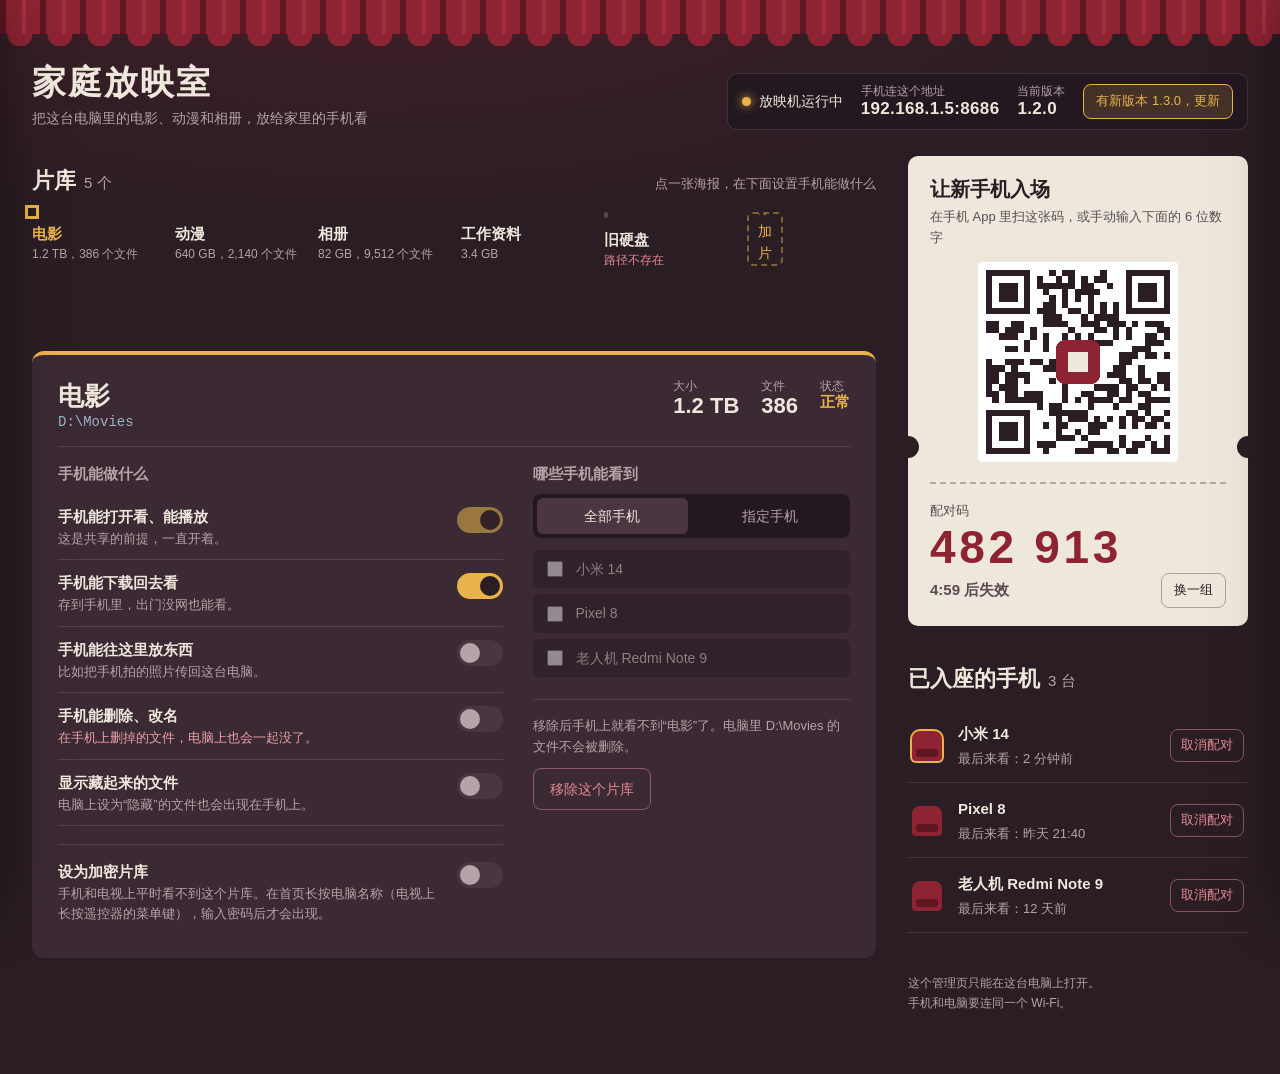
<file: docs/desgin/v5-home-theater.html>
<!DOCTYPE html>
<!--
================================================================
  v5 · 家庭放映室（Home Theater / 媒体库）设计方案
================================================================
  主题：这台电脑是家里的放映室，每个共享文件夹是一部“片库”，
        手机是入座的观众。管理页 = 放映室后台。

  配色（取自影院实景，不用荧光色）
    #2A1D24  放映厅  观众席暗处的李子褐，作页面底色（非纯黑）
    #3B2A33  座椅绒布  面板与卡片底色
    #8E2433  幕布丝绒  品牌主色：顶部幕帘、电影海报、危险操作
    #E9B44C  走道灯  唯一的“亮”：选中、开关开启、PIN、主按钮
    #EEE8DC  银幕  主要文字与相册海报底色
    #9DB2C6  放映光束  次要信息、动漫海报的夜蓝（#2F4170）
    #B5A3A8  场内微光  次要文字

  字体（仅 Windows 自带）
    Microsoft YaHei UI —— 全部中文：海报大字用 800 粗体做“封面排版”
    Bahnschrift（Condensed / SemiCondensed 宽度）—— 数字、容量、PIN、IP，
      像影院售票口的电子字牌
    Consolas —— 只用于电脑真实路径（它本来就是路径，不是装饰标签）

  布局
    ┌ 幕帘（丝绒褶 + 扇贝下摆）───────────────────────────────┐
    │ 家庭放映室                放映机运行中 IP:端口  版本 [更新] │
    ├──────────────────────────────────────┬──────────────────┤
    │ 片库海报墙（5 张海报 + 空位“添加”）  │ 入场券：配对新手机 │
    │ ─ 选中海报的“放映单”（权限 / 谁能看 / │  二维码 + PIN      │
    │   移除）                              │ 已入座的手机       │
    └──────────────────────────────────────┴──────────────────┘
    左对齐；海报墙是全页唯一的“大胆之处”，其余面板安静克制。
    ≤1080px 右栏落到下方，≤640px 海报两列。

  核心原则
    1. 封面全靠排版与色块生成：每部片库一种构图，而不是同一张卡片换颜色。
    2. 权限说人话：“手机能下载回去看”，并在下面一句写清后果。
    3. 只有一个动效时刻：页面打开时幕布拉开（尊重 reduced-motion）。
    4. 移除 / 取消配对的文案必须讲清“电脑上的文件不受影响”。
    5. 加密片库（见 04-vault.md）：管理页始终显示全部片库，加密的海报角上挂一枚
       走道灯色小锁“加密”；放映单里设密码 / 修改密码 / 取消加密。
================================================================
-->
<html lang="zh-CN">
<head>
<meta charset="UTF-8">
<meta name="viewport" content="width=device-width, initial-scale=1">
<title>家庭放映室 · LAN File Browser</title>
<style>
  :root{
    --hall:#2A1D24; --hall-2:#241820; --seat:#3B2A33; --seat-2:#4A3540;
    --velvet:#8E2433; --velvet-deep:#5E1621; --aisle:#E9B44C; --aisle-soft:rgba(233,180,76,.16);
    --screen:#EEE8DC; --beam:#9DB2C6; --dim:#B5A3A8; --line:rgba(238,232,220,.12);
    --cn:"Microsoft YaHei UI","Microsoft YaHei",sans-serif;
    --num:"Bahnschrift","Segoe UI",sans-serif;
    --path:Consolas,"Cascadia Mono",monospace;
  }
  *{box-sizing:border-box}
  html,body{margin:0}
  body{
    background:var(--hall);
    background-image:radial-gradient(1200px 500px at 30% -10%, rgba(142,36,51,.28), transparent 70%);
    color:var(--screen); font:15px/1.6 var(--cn); min-height:100vh;
  }
  button,input{font:inherit;color:inherit}
  button{cursor:pointer}
  :focus-visible{outline:2px solid var(--aisle);outline-offset:3px;border-radius:4px}

  /* ---------- 幕帘 ---------- */
  .valance{
    height:34px; position:relative;
    background:repeating-linear-gradient(90deg,var(--velvet-deep) 0 6px,var(--velvet) 6px 22px,#A63040 22px 26px,var(--velvet) 26px 40px);
  }
  .valance::after{
    content:""; position:absolute; left:0; right:0; bottom:-12px; height:12px;
    background:radial-gradient(circle at 20px 0,var(--velvet) 12px,transparent 13px) 0 0/40px 12px repeat-x;
  }
  .curtain{position:fixed;top:0;bottom:0;width:51%;z-index:50;pointer-events:none;
    background:repeating-linear-gradient(90deg,var(--velvet-deep) 0 10px,var(--velvet) 10px 34px,#A63040 34px 40px,var(--velvet) 40px 60px);
    box-shadow:0 0 60px rgba(0,0,0,.6);}
  .curtain.l{left:0;animation:openL 1.4s .25s cubic-bezier(.6,0,.2,1) forwards}
  .curtain.r{right:0;animation:openR 1.4s .25s cubic-bezier(.6,0,.2,1) forwards}
  @keyframes openL{to{transform:translateX(-102%)}}
  @keyframes openR{to{transform:translateX(102%)}}
  @media (prefers-reduced-motion:reduce){.curtain{display:none}}

  /* ---------- 顶部 ---------- */
  .top{max-width:1360px;margin:0 auto;padding:30px 32px 8px;display:flex;gap:24px;align-items:flex-end;justify-content:space-between;flex-wrap:wrap}
  .brand h1{margin:0;font:800 34px/1.1 var(--cn);letter-spacing:.06em}
  .brand p{margin:6px 0 0;color:var(--dim);font-size:14px}
  .booth{display:flex;align-items:center;gap:18px;flex-wrap:wrap;background:var(--hall-2);border:1px solid var(--line);border-radius:10px;padding:10px 14px}
  .lamp{display:flex;align-items:center;gap:8px;font-size:14px}
  .lamp i{width:9px;height:9px;border-radius:50%;background:var(--aisle);box-shadow:0 0 10px var(--aisle)}
  .booth .kv{display:flex;flex-direction:column;line-height:1.25}
  .booth .kv small{color:var(--dim);font-size:12px}
  .booth .kv b{font:600 17px var(--num);font-stretch:semi-condensed;letter-spacing:.02em}
  .update{border:1px solid var(--aisle);background:var(--aisle-soft);color:var(--aisle);border-radius:8px;padding:6px 12px;font-size:13px}
  .update:hover{background:var(--aisle);color:var(--hall)}

  /* ---------- 主体 ---------- */
  main{max-width:1360px;margin:0 auto;padding:18px 32px 48px;display:grid;grid-template-columns:minmax(0,1fr) 340px;gap:32px}
  .sec-head{display:flex;align-items:baseline;justify-content:space-between;gap:16px;margin:10px 0 16px}
  .sec-head h2{margin:0;font:700 22px var(--cn)}
  .sec-head h2 span{font:400 15px var(--num);color:var(--dim);margin-left:8px}
  .sec-head p{margin:0;color:var(--dim);font-size:13px}

  /* ---------- 海报墙 ---------- */
  .wall{display:grid;grid-template-columns:repeat(6,minmax(0,1fr));gap:20px 14px}
  .slot{display:flex;flex-direction:column;gap:10px;background:none;border:0;padding:0;text-align:left}
  .poster{container-type:inline-size;position:relative;aspect-ratio:2/3;border-radius:6px;overflow:hidden;box-shadow:0 14px 30px -12px rgba(0,0,0,.7);transition:transform .2s}
  .slot:hover .poster{transform:translateY(-3px)}
  .slot[aria-pressed="true"] .poster{outline:3px solid var(--aisle);outline-offset:4px}
  .slot .cap b{display:block;font-size:15px}
  .slot .cap small{display:block;color:var(--dim);font:12px/1.4 var(--num)}
  .slot[aria-pressed="true"] .cap b{color:var(--aisle)}

  /* 电影：幕布 + 胶片孔 */
  .c-movie{background:repeating-linear-gradient(90deg,var(--velvet-deep) 0 8px,var(--velvet) 8px 30px,#A63040 30px 34px,var(--velvet) 34px 50px)}
  .c-movie::before{content:"";position:absolute;left:0;top:0;bottom:0;width:16px;background:#1d1216;
    -webkit-mask:repeating-linear-gradient(180deg,#000 0 6px,transparent 6px 10px);}
  .c-movie .t{position:absolute;right:16px;top:16px;writing-mode:vertical-rl;font:800 36cqw/1 var(--cn);letter-spacing:.08em;color:var(--screen);text-shadow:0 4px 18px rgba(0,0,0,.4)}
  .c-movie .n{position:absolute;left:26px;bottom:14px;font:700 19cqw/1 var(--num);font-stretch:condensed;color:var(--aisle)}
  .c-movie .n small{display:block;font-size:8.5cqw;color:var(--screen);font-weight:400;margin-top:4px}
  /* 动漫：夜空 + 月亮 */
  .c-anime{background:linear-gradient(180deg,#22305A,#2F4170 60%,#3B5288)}
  .c-anime::before{content:"";position:absolute;width:62%;aspect-ratio:1;right:-12%;top:8%;border-radius:50%;background:var(--aisle);box-shadow:0 0 0 12px rgba(233,180,76,.15)}
  .c-anime::after{content:"";position:absolute;left:0;right:0;bottom:0;height:34%;background:linear-gradient(170deg,transparent 30%,#1B2546 31%)}
  .c-anime .t{position:absolute;left:10px;bottom:22cqw;z-index:1;font:800 31cqw/1 var(--cn);color:var(--screen)}
  .c-anime .n{position:absolute;left:10px;right:8px;bottom:10px;z-index:1;font:500 8.5cqw var(--num);color:var(--beam)}
  /* 相册：银幕底 + 叠放的照片 */
  .c-photo{background:var(--screen);color:var(--hall)}
  .c-photo .f{position:absolute;width:56%;aspect-ratio:4/3;border:6px solid #fff;box-shadow:0 6px 14px rgba(42,29,36,.25)}
  .c-photo .f1{left:10%;top:12%;background:var(--beam);transform:rotate(-8deg)}
  .c-photo .f2{left:30%;top:20%;background:var(--aisle);transform:rotate(6deg)}
  .c-photo .f3{left:18%;top:32%;background:var(--velvet);transform:rotate(-2deg)}
  .c-photo .t{position:absolute;left:10px;bottom:22cqw;font:800 29cqw/1 var(--cn)}
  .c-photo .n{position:absolute;left:10px;bottom:9px;font:700 15cqw/1 var(--num);font-stretch:condensed;color:transparent;-webkit-text-stroke:1.2px var(--hall)}
  /* 工作资料：橄榄绒 + 横线稿纸 */
  .c-work{background:#4B5640;background-image:repeating-linear-gradient(180deg,transparent 0 21px,rgba(238,232,220,.12) 21px 22px)}
  .c-work .t{position:absolute;left:10px;top:12px;font:800 23cqw/1.12 var(--cn);color:var(--screen)}
  .c-work .lock{position:absolute;left:10px;right:10px;bottom:10px;font-size:max(11px,7.5cqw);background:var(--hall);color:var(--screen);padding:3px 8px;border-radius:3px}
  /* 新加入的片库 */
  .c-new .t{position:absolute;left:8px;bottom:6px;font:800 66cqw/1 var(--cn);color:rgba(238,232,220,.9)}
  .c-new .n{position:absolute;left:10px;top:10px;font:600 max(11px,8cqw) var(--num);color:rgba(238,232,220,.75)}
  /* 断开：灯灭了 */
  .c-off{background:var(--hall-2);border:2px dashed rgba(181,163,168,.35)}
  .c-off .t{position:absolute;left:10px;top:12px;font:800 23cqw/1.1 var(--cn);color:rgba(181,163,168,.35)}
  .c-off .warn{position:absolute;left:8px;right:8px;bottom:8px;font-size:max(11px,8cqw);color:var(--screen);background:rgba(142,36,51,.85);padding:6px 9px;border-radius:4px;line-height:1.4}
  .slot.off .cap small{color:#E58A95}
  /* 空位 */
  .poster.empty{border:2px dashed rgba(233,180,76,.45);box-shadow:none;display:flex;flex-direction:column;align-items:center;justify-content:center;gap:6px;color:var(--aisle);text-align:center;padding:16px}
  .poster.empty .plus{font:300 32cqw/1 var(--num)}
  .poster.empty span{font-size:14px}
  .slot.add:hover .poster.empty{background:var(--aisle-soft)}
  /* 加密片库标记：海报右上角一枚小锁（电影海报右侧是竖排片名，挪到左边胶片孔旁） */
  .vault-mark{position:absolute;right:7px;top:7px;z-index:2;display:flex;align-items:center;gap:4px;padding:3px 7px 3px 6px;border-radius:999px;background:rgba(36,24,32,.82);border:1px solid rgba(233,180,76,.45);color:var(--aisle);font:600 11px/1 var(--cn)}
  .vault-mark svg{width:10px;height:11px;flex:none}
  .c-movie .vault-mark{right:auto;left:22px}

  /* ---------- 放映单（权限） ---------- */
  .sheet{margin-top:34px;background:var(--seat);border-radius:12px;border-top:4px solid var(--aisle);padding:24px 26px}
  .sheet-head{display:flex;justify-content:space-between;gap:20px;flex-wrap:wrap;border-bottom:1px solid var(--line);padding-bottom:16px}
  .sheet-head h3{margin:0;font:800 26px var(--cn)}
  .path{font:14px var(--path);color:var(--beam);word-break:break-all}
  .facts{display:flex;gap:22px}
  .facts div{display:flex;flex-direction:column;line-height:1.2}
  .facts small{color:var(--dim);font-size:12px}
  .facts b{font:600 22px var(--num);font-stretch:semi-condensed}
  .facts b.bad{color:#E58A95;font:600 15px var(--cn)}
  .sheet-body{display:grid;grid-template-columns:minmax(0,1.4fr) minmax(0,1fr);gap:30px;padding-top:18px}
  .sheet h4{margin:0 0 10px;font:700 15px var(--cn);color:var(--dim)}
  .perm{display:flex;align-items:flex-start;justify-content:space-between;gap:16px;padding:11px 0;border-bottom:1px solid var(--line)}
  .perm:last-child{border-bottom:0}
  .perm b{display:block;font-size:15px;font-weight:600}
  .perm small{display:block;color:var(--dim);font-size:13px;line-height:1.5}
  .perm.risky small{color:#E8A0A8}
  .sw{flex:none;width:46px;height:26px;border-radius:13px;border:0;background:var(--seat-2);position:relative;margin-top:2px;transition:background .15s}
  .sw::after{content:"";position:absolute;left:3px;top:3px;width:20px;height:20px;border-radius:50%;background:var(--dim);transition:transform .15s,background .15s}
  .sw[aria-checked="true"]{background:var(--aisle)}
  .sw[aria-checked="true"]::after{transform:translateX(20px);background:var(--hall)}
  .sw:disabled{cursor:not-allowed;opacity:.55}
  .who{display:flex;gap:6px;background:var(--hall-2);border-radius:8px;padding:4px;margin-bottom:12px}
  .who button{flex:1;border:0;background:none;padding:7px;border-radius:6px;font-size:14px;color:var(--dim)}
  .who button[aria-pressed="true"]{background:var(--seat-2);color:var(--screen)}
  .phone-pick{display:flex;flex-direction:column;gap:6px}
  .phone-pick label{display:flex;align-items:center;gap:10px;padding:8px 10px;border-radius:6px;background:var(--hall-2);font-size:14px;cursor:pointer}
  .phone-pick input{accent-color:var(--aisle);width:16px;height:16px}
  .phone-pick.locked{opacity:.45;pointer-events:none}
  .vault{margin-top:18px;padding-top:4px;border-top:1px solid var(--line)}
  .vault .perm{border-bottom:0}
  .vault-on{background:var(--hall-2);border-radius:8px;padding:12px 14px}
  .vault-on p{margin:0 0 10px;color:var(--dim);font-size:13px;line-height:1.6}
  .vault-on p strong{color:var(--screen);font-weight:600}
  .vault-on .btn{padding:6px 12px;font-size:13px;margin-right:8px}
  .remove{margin-top:22px;padding-top:16px;border-top:1px solid var(--line)}
  .remove p{margin:0 0 10px;color:var(--dim);font-size:13px}
  .btn{border-radius:8px;padding:9px 16px;font-size:14px;border:1px solid transparent}
  .btn.main{background:var(--aisle);color:var(--hall);font-weight:700}
  .btn.main:hover{background:#F2C468}
  .btn.ghost{background:none;border-color:rgba(238,232,220,.25)}
  .btn.ghost:hover{border-color:var(--screen)}
  .btn.danger{background:none;border-color:rgba(229,138,149,.5);color:#E58A95}
  .btn.danger:hover{background:var(--velvet);color:var(--screen);border-color:var(--velvet)}
  .btn.danger.solid{background:var(--velvet);border-color:var(--velvet);color:var(--screen)}

  /* ---------- 右栏 ---------- */
  aside{display:flex;flex-direction:column;gap:28px}
  .ticket{position:relative;background:var(--screen);color:var(--hall);border-radius:10px;padding:20px 22px 18px}
  .ticket::before,.ticket::after{content:"";position:absolute;width:22px;height:22px;border-radius:50%;background:var(--hall);top:calc(62% - 11px)}
  .ticket::before{left:-11px}.ticket::after{right:-11px}
  .ticket h2{margin:0;font:800 20px var(--cn)}
  .ticket .lead{margin:4px 0 14px;font-size:13px;color:#5C4A52}
  .qr{display:block;width:100%;max-width:200px;margin:0 auto;background:#fff;padding:8px;border-radius:4px}
  .stub{margin-top:20px;border-top:2px dashed rgba(42,29,36,.3);padding-top:14px}
  .stub small{font-size:13px;color:#5C4A52}
  .pin{font:700 46px/1.1 var(--num);font-stretch:condensed;letter-spacing:.08em;color:var(--velvet)}
  .stub-row{display:flex;align-items:center;justify-content:space-between;gap:10px}
  .timer{font:600 15px var(--num);color:#5C4A52}
  .timer.low{color:var(--velvet)}
  .ticket .btn.ghost{border-color:rgba(42,29,36,.35);color:var(--hall);padding:6px 12px;font-size:13px}
  .ticket .btn.ghost:hover{background:var(--hall);color:var(--screen)}

  .seats{list-style:none;margin:0;padding:0;display:flex;flex-direction:column;gap:2px}
  .seat{display:grid;grid-template-columns:34px 1fr auto;gap:12px;align-items:center;padding:12px 4px;border-bottom:1px solid var(--line)}
  .seat .chair{width:30px;height:30px;border-radius:8px 8px 4px 4px;background:var(--velvet);position:relative}
  .seat .chair::after{content:"";position:absolute;left:4px;right:4px;bottom:4px;height:8px;border-radius:3px;background:var(--velvet-deep)}
  .seat.recent .chair{box-shadow:0 0 0 2px var(--aisle)}
  .seat b{display:block;font-size:15px}
  .seat small{color:var(--dim);font-size:13px}
  .seat .btn{padding:5px 10px;font-size:13px}
  .empty-note{color:var(--dim);font-size:14px;padding:12px 0}
  .foot{color:var(--dim);font-size:12px;line-height:1.7}

  /* ---------- 弹窗 & 提示 ---------- */
  dialog{border:0;border-radius:12px;padding:0;background:var(--seat);color:var(--screen);width:min(480px,92vw);box-shadow:0 30px 80px rgba(0,0,0,.6)}
  dialog::backdrop{background:rgba(26,17,22,.75)}
  .dlg{padding:24px 26px}
  .dlg h3{margin:0 0 6px;font:800 20px var(--cn)}
  .dlg p{margin:0 0 16px;color:var(--dim);font-size:14px}
  .dlg p strong{color:var(--screen);font-weight:600}
  .field{display:flex;flex-direction:column;gap:6px;margin-bottom:14px}
  .field span{font-size:14px}
  .field span em{font-style:normal;color:var(--dim);font-size:13px}
  .field input{background:var(--hall-2);border:1px solid var(--line);border-radius:8px;padding:10px 12px}
  .field input.mono{font-family:var(--path)}
  .field input:focus{outline:none;border-color:var(--aisle)}
  .err{color:#E58A95;font-size:13px;min-height:1.2em;margin:-6px 0 10px}
  .dlg-actions{display:flex;justify-content:flex-end;gap:10px;margin-top:6px}
  .toast{position:fixed;left:50%;bottom:28px;transform:translate(-50%,20px);opacity:0;background:var(--screen);color:var(--hall);padding:10px 18px;border-radius:8px;font-size:14px;font-weight:600;transition:.2s;pointer-events:none;z-index:60}
  .toast.show{opacity:1;transform:translate(-50%,0)}

  @media (max-width:1080px){
    main{grid-template-columns:1fr}
    aside{display:grid;grid-template-columns:1fr 1fr;gap:28px;align-items:start}
  }
  @media (max-width:760px){
    .top,main{padding-left:16px;padding-right:16px}
    aside{grid-template-columns:1fr}
    .sheet-body{grid-template-columns:1fr}
    .wall{grid-template-columns:repeat(2,minmax(0,1fr))}
  }
</style>
</head>
<body>
<div class="curtain l" aria-hidden="true"></div>
<div class="curtain r" aria-hidden="true"></div>
<div class="valance" aria-hidden="true"></div>

<header class="top">
  <div class="brand">
    <h1>家庭放映室</h1>
    <p>把这台电脑里的电影、动漫和相册，放给家里的手机看</p>
  </div>
  <div class="booth" aria-label="服务状态">
    <div class="lamp"><i></i>放映机运行中</div>
    <div class="kv"><small>手机连这个地址</small><b>192.168.1.5:8686</b></div>
    <div class="kv"><small>当前版本</small><b id="ver">1.2.0</b></div>
    <button class="update" id="updateBtn">有新版本 1.3.0，更新</button>
  </div>
</header>

<main>
  <section aria-labelledby="libTitle">
    <div class="sec-head">
      <h2 id="libTitle">片库<span id="libCount"></span></h2>
      <p>点一张海报，在下面设置手机能做什么</p>
    </div>
    <div class="wall" id="wall"></div>
    <div class="sheet" id="sheet" aria-live="polite"></div>
  </section>

  <aside>
    <section class="ticket" aria-labelledby="pairTitle">
      <h2 id="pairTitle">让新手机入场</h2>
      <p class="lead">在手机 App 里扫这张码，或手动输入下面的 6 位数字</p>
      <svg class="qr" id="qr" viewBox="0 0 29 29" shape-rendering="crispEdges" role="img" aria-label="配对二维码"></svg>
      <div class="stub">
        <small>配对码</small>
        <div class="pin" id="pin">482 913</div>
        <div class="stub-row">
          <span class="timer" id="timer">4:59 后失效</span>
          <button class="btn ghost" id="refreshPin">换一组</button>
        </div>
      </div>
    </section>

    <section aria-labelledby="seatTitle">
      <div class="sec-head"><h2 id="seatTitle">已入座的手机<span id="phoneCount"></span></h2></div>
      <ul class="seats" id="seats"></ul>
    </section>

    <p class="foot">这个管理页只能在这台电脑上打开。<br>手机和电脑要连同一个 Wi-Fi。</p>
  </aside>
</main>

<!-- 添加片库 -->
<dialog id="addDlg">
  <form class="dlg" id="addForm" method="dialog">
    <h3>添加片库</h3>
    <p>选一个电脑上的文件夹，手机就能浏览和播放里面的内容。</p>
    <label class="field"><span>文件夹路径</span>
      <input class="mono" id="addPath" placeholder="D:\Movies" autocomplete="off"></label>
    <div class="err" id="addErr"></div>
    <label class="field"><span>手机上显示的名字 <em>可不填，默认用文件夹名</em></span>
      <input id="addName" placeholder="例如：纪录片" autocomplete="off"></label>
    <div class="dlg-actions">
      <button type="button" class="btn ghost" data-close>取消</button>
      <button type="submit" class="btn main">添加片库</button>
    </div>
  </form>
</dialog>

<!-- 加密片库：设置 / 修改密码 -->
<dialog id="vaultDlg">
  <form class="dlg" id="vaultForm" novalidate>
    <h3 id="vTitle"></h3>
    <p id="vText"></p>
    <label class="field"><span>密码 <em>4–16 位，可以只用数字</em></span>
      <input type="password" id="vPw1" maxlength="16" autocomplete="new-password"></label>
    <label class="field"><span>再输一次</span>
      <input type="password" id="vPw2" maxlength="16" autocomplete="new-password"></label>
    <div class="err" id="vErr" role="alert"></div>
    <div class="dlg-actions">
      <button type="button" class="btn ghost" data-close>取消</button>
      <button type="submit" class="btn main" id="vOk"></button>
    </div>
  </form>
</dialog>

<!-- 通用确认 -->
<dialog id="confirmDlg">
  <div class="dlg">
    <h3 id="cfTitle"></h3>
    <p id="cfText"></p>
    <div class="dlg-actions">
      <button class="btn ghost" data-close>先不了</button>
      <button class="btn danger solid" id="cfOk"></button>
    </div>
  </div>
</dialog>

<div class="toast" id="toast" role="status"></div>

<script>
(function () {
  "use strict";

  var phones = [
    { id: "mi14", name: "小米 14", seen: "2 分钟前", recent: true },
    { id: "pixel8", name: "Pixel 8", seen: "昨天 21:40" },
    { id: "redmi9", name: "老人机 Redmi Note 9", seen: "12 天前" }
  ];

  var folders = [
    { id: "movie", name: "电影", path: "D:\\Movies", size: "1.2 TB", files: "386", cover: "movie",
      perm: { dl: true, up: false, del: false, hid: false }, who: "all", picked: [] },
    { id: "anime", name: "动漫", path: "D:\\Anime", size: "640 GB", files: "2,140", cover: "anime",
      perm: { dl: true, up: false, del: false, hid: false }, who: "all", picked: [] },
    { id: "photo", name: "相册", path: "E:\\Photos\\2025", size: "82 GB", files: "9,512", cover: "photo",
      perm: { dl: true, up: true, del: false, hid: false }, who: "all", picked: [] },
    { id: "work", name: "工作资料", path: "C:\\Users\\Li\\Documents\\Work", size: "3.4 GB", files: null, cover: "work",
      perm: { dl: false, up: false, del: false, hid: false }, who: "some", picked: ["mi14"], vault: true },
    { id: "backup", name: "旧硬盘", path: "F:\\Backup", size: null, files: null, cover: "off", missing: true,
      perm: { dl: false, up: false, del: false, hid: false }, who: "all", picked: [] }
  ];

  var PERMS = [
    { key: "play", title: "手机能打开看、能播放", note: "这是共享的前提，一直开着。", locked: true },
    { key: "dl", title: "手机能下载回去看", note: "存到手机里，出门没网也能看。" },
    { key: "up", title: "手机能往这里放东西", note: "比如把手机拍的照片传回这台电脑。" },
    { key: "del", title: "手机能删除、改名", note: "在手机上删掉的文件，电脑上也会一起没了。", risky: true },
    { key: "hid", title: "显示藏起来的文件", note: "电脑上设为“隐藏”的文件也会出现在手机上。" }
  ];

  var VAULT_MARK = '<span class="vault-mark" title="加密片库：手机和电视上要输密码才出现">' +
    '<svg viewBox="0 0 10 11" aria-hidden="true"><path d="M2.5 5V3.5a2.5 2.5 0 0 1 5 0V5" fill="none" stroke="currentColor" stroke-width="1.4"/><rect x="1" y="5" width="8" height="6" rx="1.2" fill="currentColor"/></svg>加密</span>';
  var NEW_COLORS =["#6B3A5A", "#2F5E63", "#7A5A2B", "#3E4C7A", "#5A2E2E"];
  var selected = "movie";

  var $ = function (id) { return document.getElementById(id); };
  function esc(s) {
    return String(s).replace(/[&<>"']/g, function (c) {
      return { "&": "&amp;", "<": "&lt;", ">": "&gt;", '"': "&quot;", "'": "&#39;" }[c];
    });
  }
  function phoneName(id) {
    for (var i = 0; i < phones.length; i++) if (phones[i].id === id) return phones[i].name;
    return "";
  }
  function find(id) {
    for (var i = 0; i < folders.length; i++) if (folders[i].id === id) return folders[i];
    return null;
  }

  var toastTimer;
  function toast(msg) {
    var t = $("toast");
    t.textContent = msg;
    t.classList.add("show");
    clearTimeout(toastTimer);
    toastTimer = setTimeout(function () { t.classList.remove("show"); }, 2200);
  }

  /* ---------- 海报封面 ---------- */
  function cover(f) {
    var n = esc(f.name);
    switch (f.cover) {
      case "movie":
        return '<div class="poster c-movie"><div class="t">' + n + '</div><div class="n">' + f.size + '<small>' + f.files + ' 个文件</small></div></div>';
      case "anime":
        return '<div class="poster c-anime"><div class="t">' + n + '</div><div class="n">' + f.size + '，' + f.files + ' 个文件</div></div>';
      case "photo":
        return '<div class="poster c-photo"><div class="f f1"></div><div class="f f2"></div><div class="f f3"></div><div class="t">' + n + '</div><div class="n">2025</div></div>';
      case "work":
        var t = f.name.length > 2 ? esc(f.name.slice(0, 2)) + "<br>" + esc(f.name.slice(2)) : n;
        var lock = f.who === "some" ? (f.picked.length ? "仅" + esc(f.picked.map(phoneName).join("、")) + "可见" : "暂时没有手机能看") : "全部手机可见";
        return '<div class="poster c-work"><div class="t">' + t + '</div><div class="lock">' + lock + '</div></div>';
      case "off":
        return '<div class="poster c-off"><div class="t">' + n + '</div><div class="warn">找不到这个文件夹<br>硬盘可能没接上</div></div>';
      default:
        return '<div class="poster c-new" style="background:' + f.color + '"><div class="n">新片库</div><div class="t">' + esc(f.name.charAt(0)) + '</div></div>';
    }
  }

  function capLine(f) {
    if (f.missing) return "路径不存在";
    if (!f.size) return "正在统计大小…";
    return f.size + (f.files ? "，" + f.files + " 个文件" : "");
  }

  function renderWall() {
    var html = folders.map(function (f) {
      var c = f.vault ? cover(f).replace(/^(<div[^>]*>)/, "$1" + VAULT_MARK) : cover(f);
      return '<button class="slot' + (f.missing ? " off" : "") + '" data-id="' + f.id + '" aria-pressed="' + (f.id === selected) + '">' +
        c + '<div class="cap"><b>' + esc(f.name) + '</b><small>' + capLine(f) + '</small></div></button>';
    }).join("");
    html += '<button class="slot add" id="addSlot"><div class="poster empty"><div class="plus">+</div><span>添加片库</span></div>' +
      '<div class="cap"><b>&nbsp;</b><small>&nbsp;</small></div></button>';
    $("wall").innerHTML = html;
    $("libCount").textContent = folders.length + " 个";
  }

  /* ---------- 放映单 ---------- */
  function renderSheet() {
    var f = find(selected);
    var el = $("sheet");
    if (!f) {
      el.innerHTML = '<p class="empty-note">还没有片库。点上面的“添加片库”，选一个电脑上的文件夹开始。</p>';
      return;
    }
    var facts = f.missing
      ? '<div><small>状态</small><b class="bad">路径不存在，硬盘未连接</b></div>'
      : '<div><small>大小</small><b>' + (f.size || "统计中") + '</b></div>' +
        (f.files ? '<div><small>文件</small><b>' + f.files + '</b></div>' : '') +
        '<div><small>状态</small><b style="font:600 15px var(--cn);color:var(--aisle)">正常</b></div>';

    var perms = PERMS.map(function (p) {
      var on = p.locked ? true : f.perm[p.key];
      return '<div class="perm' + (p.risky ? " risky" : "") + '"><div><b id="pl-' + p.key + '">' + p.title + '</b><small>' + p.note + '</small></div>' +
        '<button class="sw" role="switch" aria-labelledby="pl-' + p.key + '" aria-checked="' + on + '" data-perm="' + p.key + '"' + (p.locked ? " disabled" : "") + '></button></div>';
    }).join("");

    var pick = phones.map(function (ph) {
      return '<label><input type="checkbox" data-phone="' + ph.id + '"' + (f.picked.indexOf(ph.id) > -1 ? " checked" : "") + '>' + esc(ph.name) + '</label>';
    }).join("");
    if (!phones.length) pick = '<p class="empty-note">还没有配对的手机。</p>';

    var vault = '<div class="vault"><div class="perm"><div><b id="pl-vault">设为加密片库</b>' +
      '<small>手机和电视上平时看不到这个片库。在首页长按电脑名称（电视上长按遥控器的菜单键），输入密码后才会出现。</small></div>' +
      '<button class="sw" role="switch" aria-labelledby="pl-vault" aria-checked="' + !!f.vault + '" data-vault></button></div>' +
      (f.vault ? '<div class="vault-on"><p>已加密。<strong>电脑上的文件不会被加密或改动</strong>，在这台电脑上照常能打开。忘记密码不要紧，点“修改密码”直接设个新的。</p>' +
        '<button class="btn ghost" id="vaultChange">修改密码</button><button class="btn danger" id="vaultOff">取消加密</button></div>' : '') +
      '</div>';

    el.innerHTML =
      '<div class="sheet-head"><div><h3>' + esc(f.name) + '</h3><div class="path">' + esc(f.path) + '</div></div><div class="facts">' + facts + '</div></div>' +
      (f.missing ? '<p style="color:var(--dim);font-size:14px;margin:14px 0 0">把 F 盘的硬盘接回电脑，这部片库会自动恢复，设置都还在。</p>' : '') +
      '<div class="sheet-body">' +
        '<div><h4>手机能做什么</h4>' + perms + vault + '</div>' +
        '<div><h4>哪些手机能看到</h4>' +
          '<div class="who" role="group" aria-label="可见范围"><button data-who="all" aria-pressed="' + (f.who === "all") + '">全部手机</button><button data-who="some" aria-pressed="' + (f.who === "some") + '">指定手机</button></div>' +
          '<div class="phone-pick' + (f.who === "all" ? " locked" : "") + '">' + pick + '</div>' +
          '<div class="remove"><p>移除后手机上就看不到“' + esc(f.name) + '”了。电脑里 ' + esc(f.path) + ' 的文件不会被删除。</p>' +
          '<button class="btn danger" id="removeBtn">移除这个片库</button></div>' +
        '</div>' +
      '</div>';
  }

  function renderSeats() {
    $("phoneCount").textContent = phones.length + " 台";
    if (!phones.length) {
      $("seats").innerHTML = '<li class="empty-note">还没有手机入座。用上面的二维码或配对码让手机入场。</li>';
      return;
    }
    $("seats").innerHTML = phones.map(function (p) {
      return '<li class="seat' + (p.recent ? " recent" : "") + '"><span class="chair" aria-hidden="true"></span>' +
        '<div><b>' + esc(p.name) + '</b><small>最后来看：' + p.seen + '</small></div>' +
        '<button class="btn danger" data-revoke="' + p.id + '">取消配对</button></li>';
    }).join("");
  }

  function renderAll() { renderWall(); renderSheet(); renderSeats(); }

  /* ---------- 事件 ---------- */
  $("wall").addEventListener("click", function (e) {
    var slot = e.target.closest(".slot");
    if (!slot) return;
    if (slot.id === "addSlot") { openAdd(); return; }
    selected = slot.dataset.id;
    renderWall(); renderSheet();
  });

  $("sheet").addEventListener("click", function (e) {
    var f = find(selected);
    if (!f) return;
    var sw = e.target.closest(".sw");
    if ((sw && sw.hasAttribute("data-vault") && !f.vault) || e.target.id === "vaultChange") {
      openVault(f);
      return;
    }
    if ((sw && sw.hasAttribute("data-vault")) || e.target.id === "vaultOff") {
      confirmBox("取消“" + f.name + "”的加密？",
        "取消后，能看到这个片库的手机和电视会直接在首页看到它，不用再输密码。<strong>电脑上的文件不受影响。</strong>",
        "取消加密", function () {
          f.vault = false;
          renderWall(); renderSheet();
          toast("已取消加密：" + f.name);
        });
      return;
    }
    if (sw && !sw.disabled) {
      var k = sw.dataset.perm;
      f.perm[k] = !f.perm[k];
      var title = PERMS.filter(function (p) { return p.key === k; })[0].title;
      toast((f.perm[k] ? "已开启：" : "已关闭：") + title);
      renderSheet();
      return;
    }
    var w = e.target.closest("[data-who]");
    if (w) {
      f.who = w.dataset.who;
      renderWall(); renderSheet();
      toast(f.who === "all" ? "“" + f.name + "”全部手机都能看到" : "勾选能看到“" + f.name + "”的手机");
      return;
    }
    if (e.target.id === "removeBtn") {
      confirmBox("移除“" + f.name + "”？",
        "手机上将看不到这个片库。<strong>电脑里 " + esc(f.path) + " 的文件原样保留，不会被删除。</strong>",
        "移除片库", function () {
          var i = folders.indexOf(f);
          folders.splice(i, 1);
          selected = folders.length ? folders[Math.max(0, i - 1)].id : null;
          renderAll();
          toast("已移除片库：" + f.name);
        });
    }
  });

  $("sheet").addEventListener("change", function (e) {
    var f = find(selected);
    var id = e.target.dataset.phone;
    if (!f || !id) return;
    if (e.target.checked) { if (f.picked.indexOf(id) < 0) f.picked.push(id); }
    else f.picked = f.picked.filter(function (x) { return x !== id; });
    renderWall();
    toast((e.target.checked ? "现在能看：" : "现在看不到：") + phoneName(id));
  });

  $("seats").addEventListener("click", function (e) {
    var b = e.target.closest("[data-revoke]");
    if (!b) return;
    var id = b.dataset.revoke, name = phoneName(id);
    confirmBox("取消“" + name + "”的配对？",
      "这台手机将立刻无法再浏览和播放，想再看需要重新扫码配对。<strong>电脑上的文件不受影响。</strong>",
      "取消配对", function () {
        phones = phones.filter(function (p) { return p.id !== id; });
        folders.forEach(function (f) { f.picked = f.picked.filter(function (x) { return x !== id; }); });
        renderAll();
        toast("已取消配对：" + name);
      });
  });

  /* ---------- 弹窗 ---------- */
  document.querySelectorAll("[data-close]").forEach(function (b) {
    b.addEventListener("click", function () { b.closest("dialog").close(); });
  });

  var cfAction = null;
  function confirmBox(title, html, okText, fn) {
    $("cfTitle").textContent = title;
    $("cfText").innerHTML = html;
    $("cfOk").textContent = okText;
    cfAction = fn;
    $("confirmDlg").showModal();
  }
  $("cfOk").addEventListener("click", function () {
    $("confirmDlg").close();
    if (cfAction) cfAction();
  });

  var vaultTarget = null;
  function openVault(f) {
    vaultTarget = f;
    var n = esc(f.name);
    $("vTitle").textContent = f.vault ? "修改“" + f.name + "”的密码" : "给“" + f.name + "”设密码";
    $("vText").innerHTML = f.vault
      ? "不需要旧密码，直接设新的。改好后，手机和电视要输新密码才能看到“" + n + "”。"
      : "设好后，手机和电视上平时看不到“" + n + "”。在首页长按电脑名称（电视上长按遥控器的菜单键）输入这个密码，它才会出现。<strong>电脑上的文件不会被加密或改动。</strong>";
    $("vOk").textContent = f.vault ? "保存新密码" : "设为加密片库";
    $("vPw1").value = ""; $("vPw2").value = ""; $("vErr").textContent = "";
    $("vaultDlg").showModal();
    $("vPw1").focus();
  }
  $("vaultForm").addEventListener("submit", function (e) {
    e.preventDefault();
    var f = vaultTarget, p1 = $("vPw1").value, p2 = $("vPw2").value;
    if (p1.length < 4 || p1.length > 16) {
      $("vErr").textContent = "密码要 4 到 16 位";
      $("vPw1").focus();
      return;
    }
    if (p1 !== p2) {
      $("vErr").textContent = "两次输入的密码不一样，请再输一次";
      $("vPw2").value = "";
      $("vPw2").focus();
      return;
    }
    var changed = f.vault;
    f.vault = true;
    $("vaultDlg").close();
    renderWall(); renderSheet();
    toast(changed ? "已修改“" + f.name + "”的密码" : "已设为加密片库：" + f.name);
  });

  function openAdd() {
    $("addPath").value = ""; $("addName").value = ""; $("addErr").textContent = "";
    $("addDlg").showModal();
    $("addPath").focus();
  }
  $("addForm").addEventListener("submit", function (e) {
    e.preventDefault();
    var path = $("addPath").value.trim().replace(/^"|"$/g, "");
    if (!/^[A-Za-z]:\\/.test(path)) {
      $("addErr").textContent = "请填写完整路径，以盘符开头，例如 D:\\Movies";
      $("addPath").focus();
      return;
    }
    if (folders.some(function (f) { return f.path.toLowerCase() === path.toLowerCase(); })) {
      $("addErr").textContent = "这个文件夹已经在片库里了";
      return;
    }
    var parts = path.replace(/\\+$/, "").split("\\");
    var name = $("addName").value.trim() || parts[parts.length - 1] || path;
    var id = "f" + Date.now();
    folders.push({ id: id, name: name, path: path, size: null, files: null, cover: "new",
      color: NEW_COLORS[folders.length % NEW_COLORS.length],
      perm: { dl: false, up: false, del: false, hid: false }, who: "all", picked: [] });
    selected = id;
    $("addDlg").close();
    renderAll();
    toast("已添加片库：" + name);
  });

  $("updateBtn").addEventListener("click", function () {
    var b = this;
    b.disabled = true;
    b.textContent = "正在下载 1.3.0…";
    setTimeout(function () {
      $("ver").textContent = "1.3.0";
      b.remove();
      toast("已更新到 1.3.0");
    }, 1600);
  });

  /* ---------- 配对：二维码占位 + PIN 倒计时 ---------- */
  function drawQR(seed) {
    var N = 29, s = seed, cells = "";
    function rnd() { s = (s * 9301 + 49297) % 233280; return s / 233280; }
    function finder(x, y) {
      return '<rect x="' + x + '" y="' + y + '" width="7" height="7" fill="#2A1D24"/>' +
        '<rect x="' + (x + 1) + '" y="' + (y + 1) + '" width="5" height="5" fill="#fff"/>' +
        '<rect x="' + (x + 2) + '" y="' + (y + 2) + '" width="3" height="3" fill="#2A1D24"/>';
    }
    function inFinder(x, y) {
      return (x < 8 && y < 8) || (x > N - 9 && y < 8) || (x < 8 && y > N - 9);
    }
    for (var y = 0; y < N; y++) for (var x = 0; x < N; x++) {
      if (inFinder(x, y)) continue;
      if (rnd() > 0.52) cells += '<rect x="' + x + '" y="' + y + '" width="1" height="1"/>';
    }
    $("qr").innerHTML = '<g fill="#2A1D24">' + cells + '</g>' + finder(0, 0) + finder(N - 7, 0) + finder(0, N - 7) +
      '<rect x="11" y="11" width="7" height="7" rx="1.5" fill="#8E2433"/><rect x="13" y="13" width="3" height="3" fill="#EEE8DC"/>';
  }

  var left = 300, tick;
  function startTimer() {
    left = 300;
    clearInterval(tick);
    paint();
    tick = setInterval(function () {
      left--;
      if (left <= 0) { clearInterval(tick); left = 0; }
      paint();
    }, 1000);
  }
  function paint() {
    var t = $("timer");
    if (left === 0) { t.textContent = "已失效，请换一组"; t.classList.add("low"); return; }
    var m = Math.floor(left / 60), s = left % 60;
    t.textContent = m + ":" + (s < 10 ? "0" : "") + s + " 后失效";
    t.classList.toggle("low", left < 60);
  }
  $("refreshPin").addEventListener("click", function () {
    var n = String(Math.floor(100000 + Math.random() * 900000));
    $("pin").textContent = n.slice(0, 3) + " " + n.slice(3);
    drawQR(+n);
    startTimer();
    toast("已换一组配对码，5 分钟内有效");
  });

  drawQR(482913);
  startTimer();
  renderAll();
})();
</script>
</body>
</html>
</file>
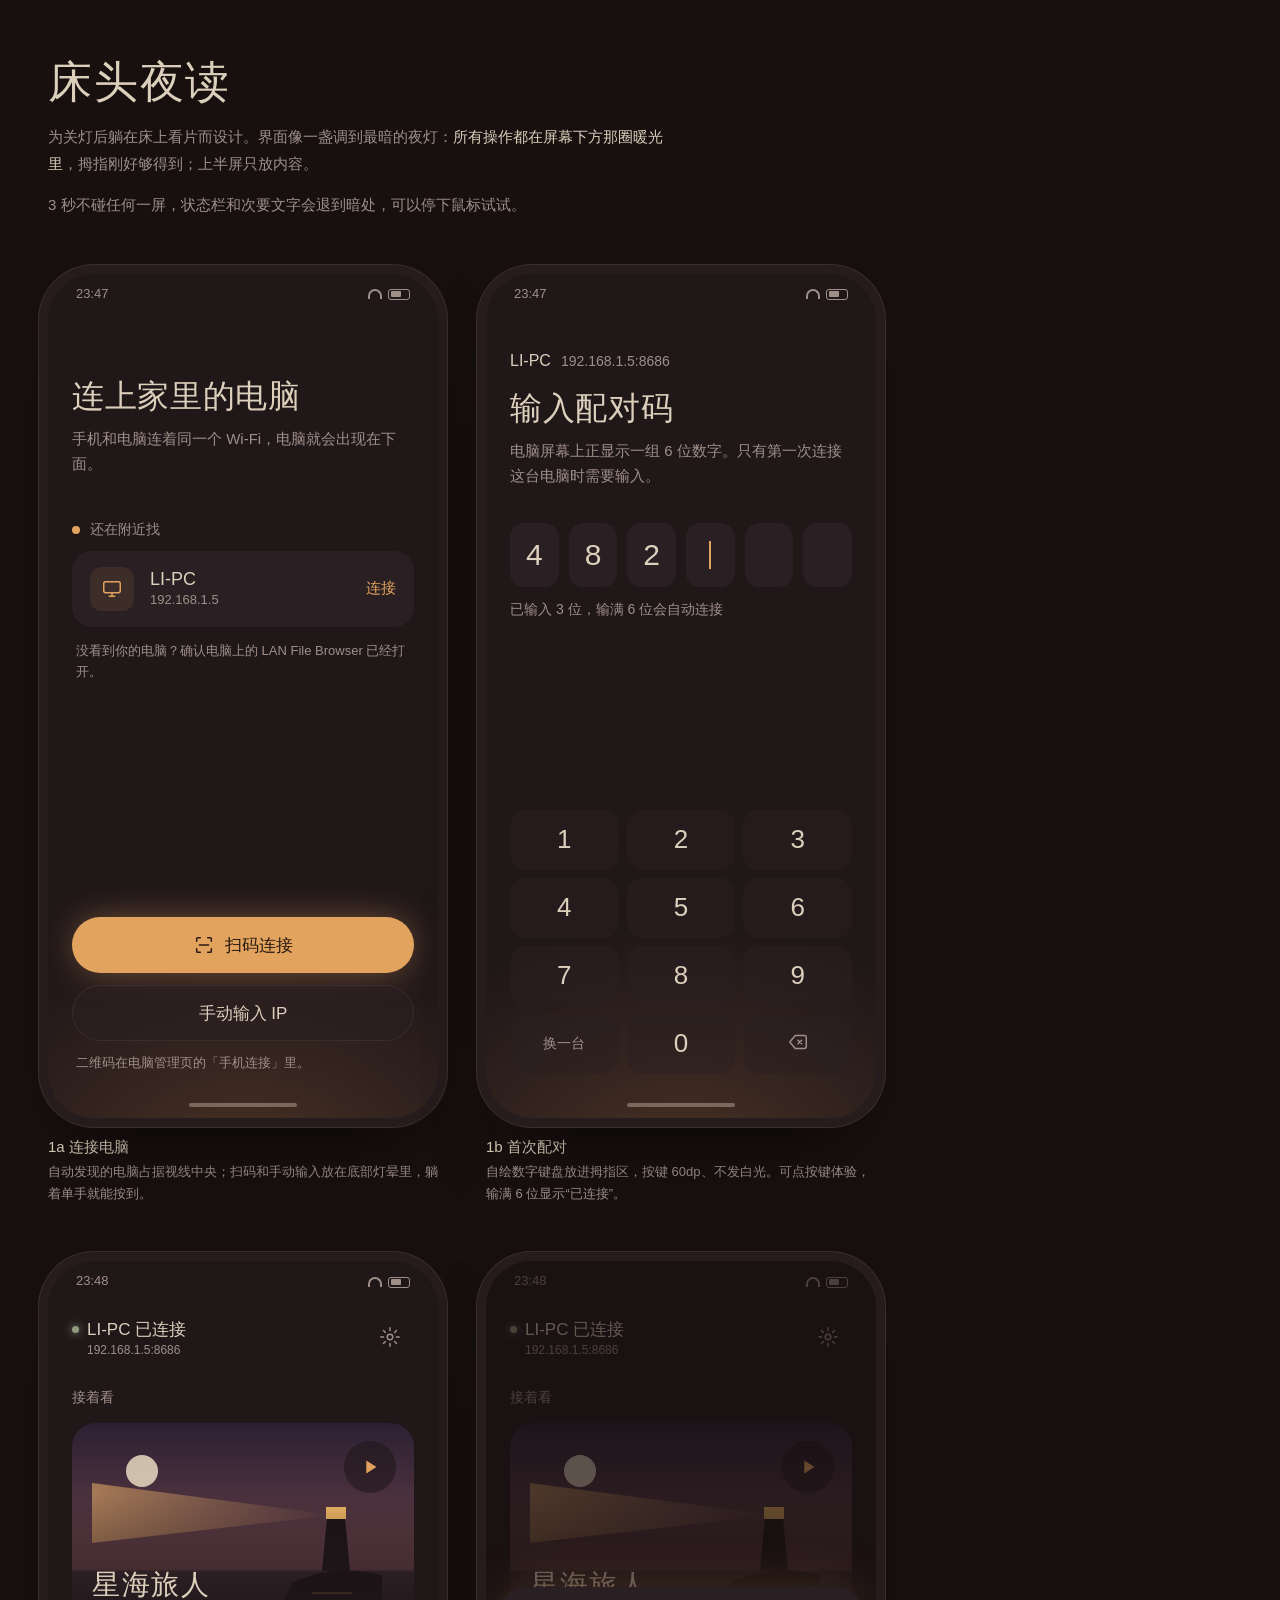
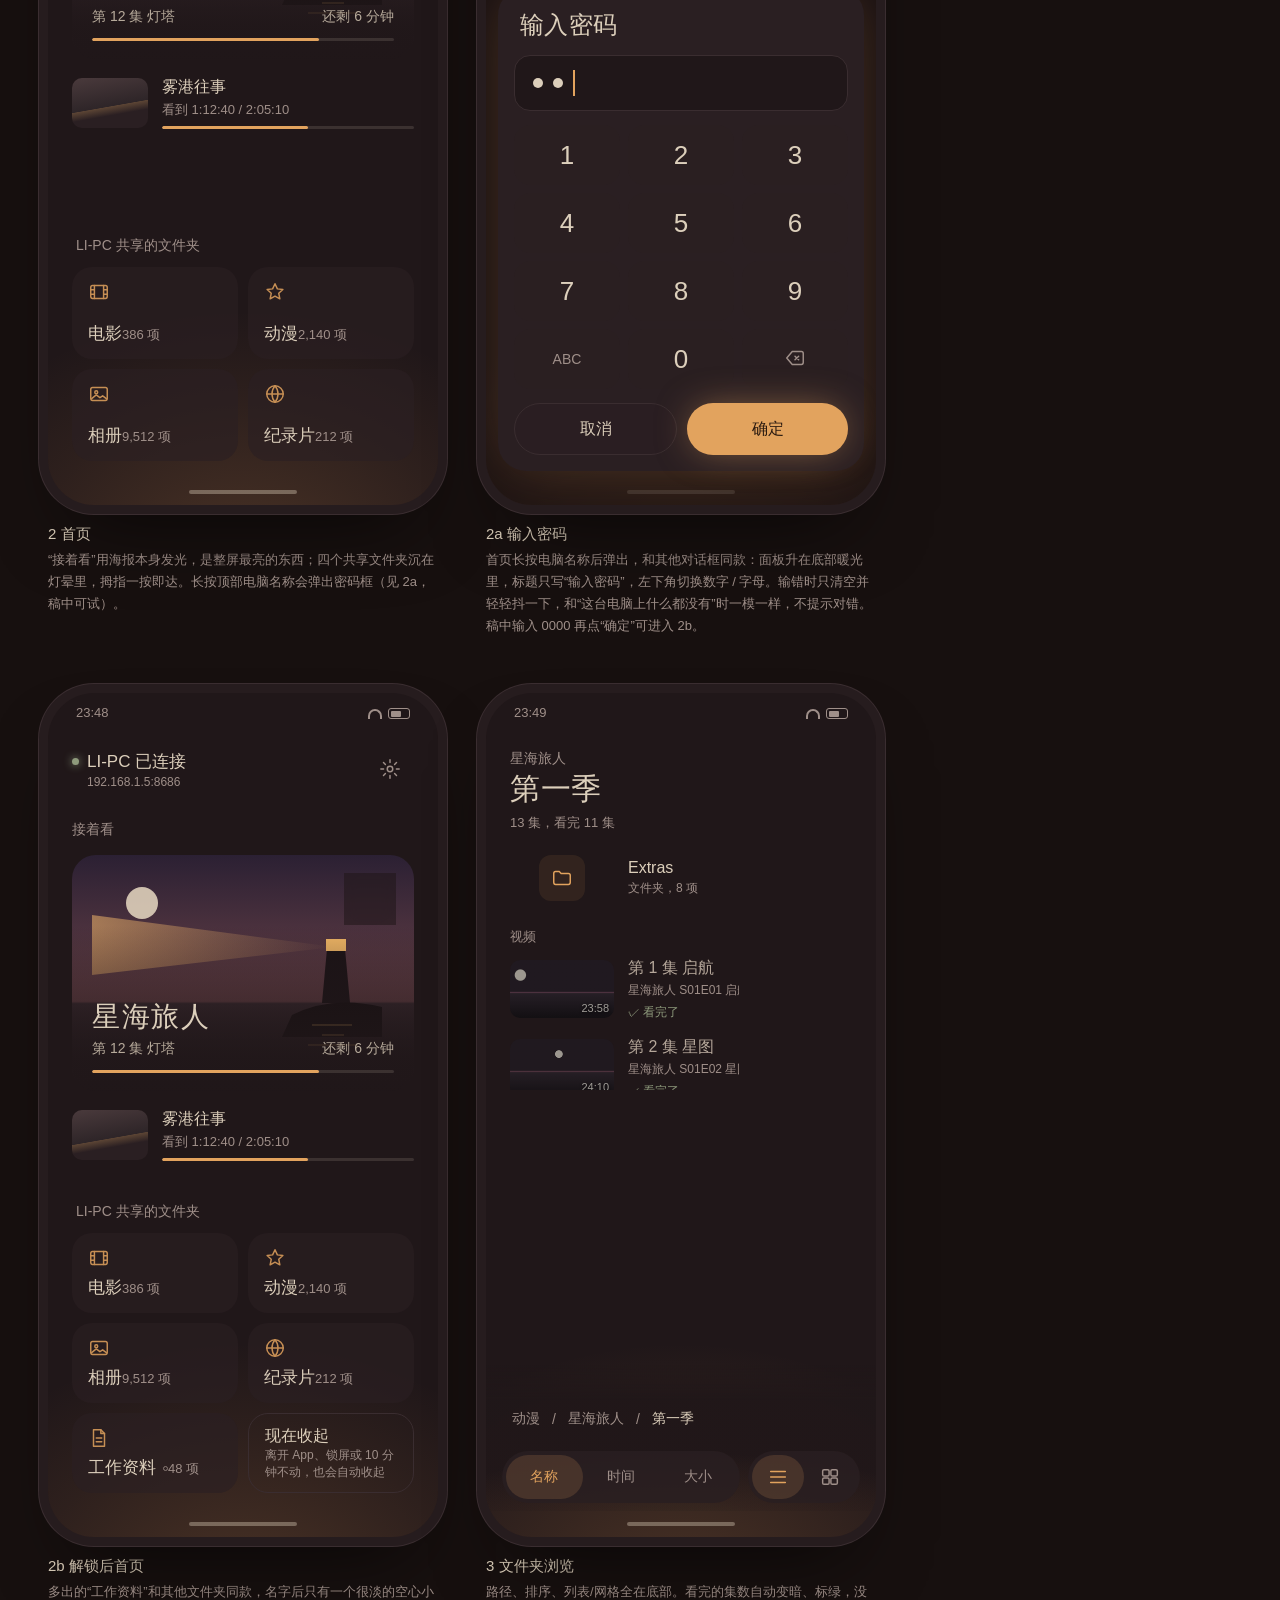
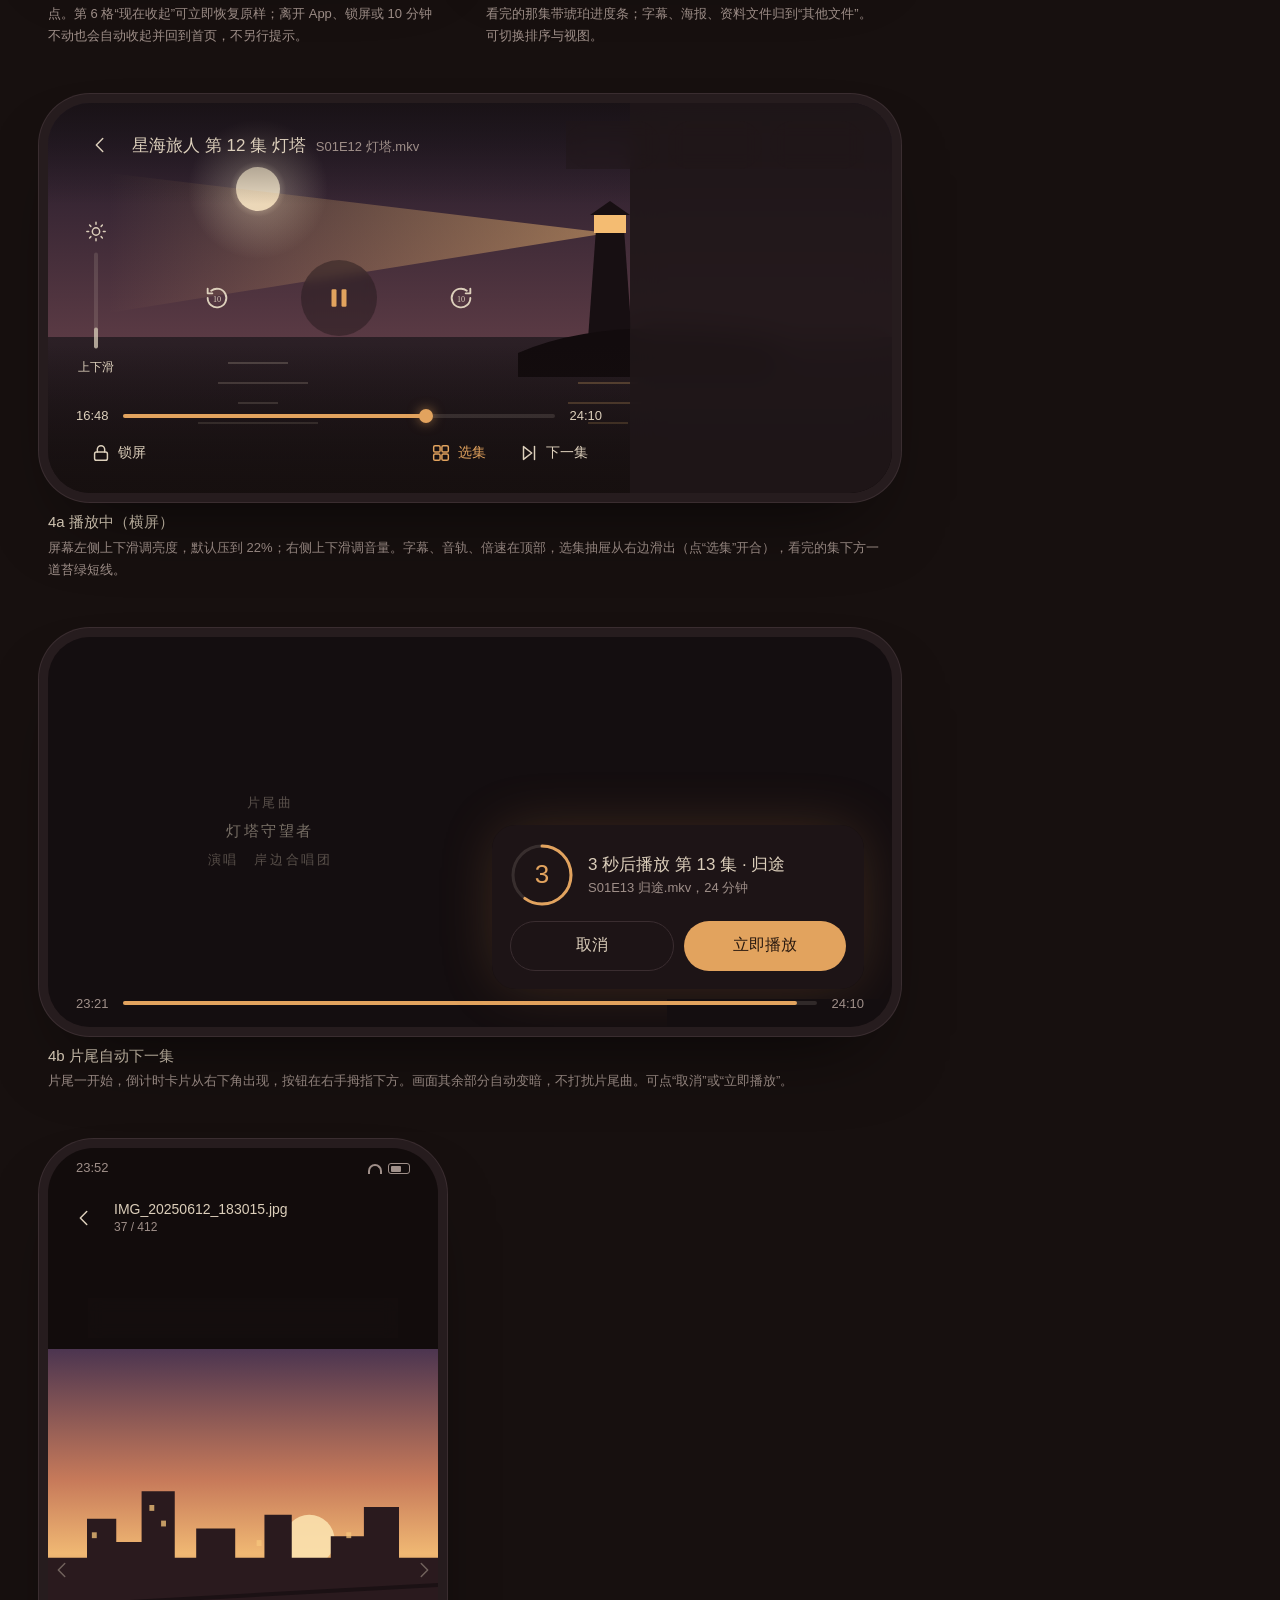
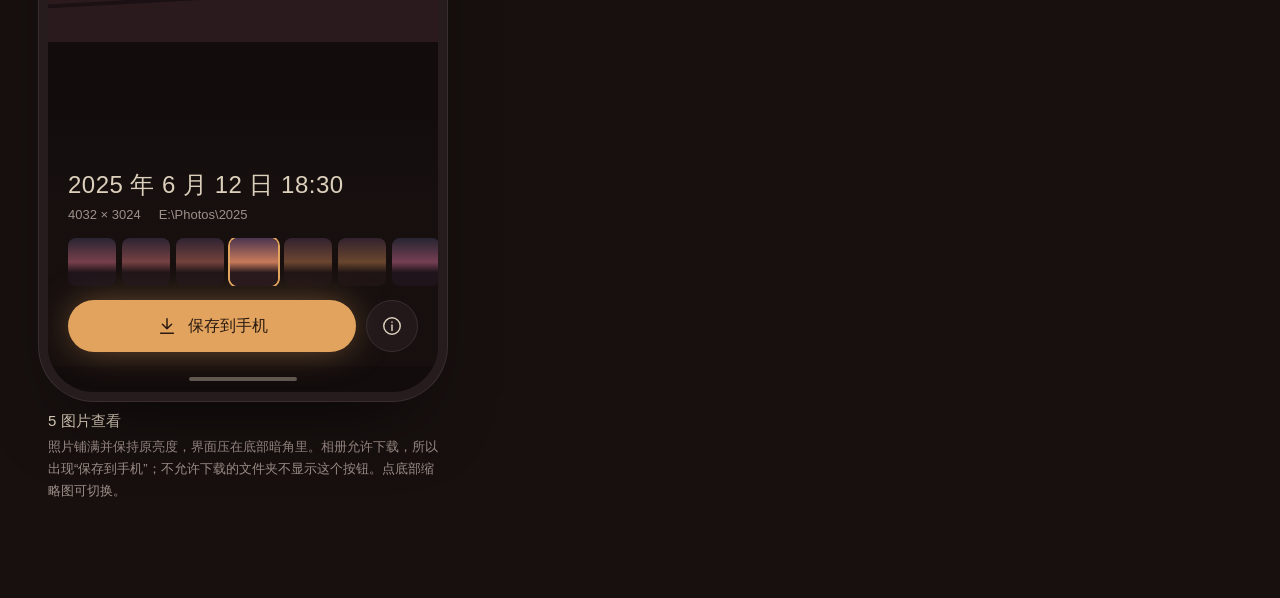
<file: docs/desgin/app/a4-night.html>
<!doctype html>
<!--
================================================================
 LAN File Browser · Android App 设计稿 A4「床头夜读」
================================================================
【场景】关灯后躺在床上，手机举在脸前，单手拇指操作。眼睛已适应黑暗，
任何一块亮白都会刺眼。界面要像床头那盏调到最暗的夜灯：只照亮手边一小片，
其余退进被褥的暗色里，让海报、画面、照片自己发光。

【配色】全部取自真实夜间卧室，低蓝光（所有界面色蓝通道都低于红通道）
  被褥 Quilt      #201719  主背景：深梅褐色的被面，不是黑
  枕套 Pillow     #2A1F22  抬起的表面（列表行、键盘键）
  褶缝 Seam       #3A2D30  分隔、描边
  灯芯 Lampwick   #E2A35E  唯一的强调色：暖钨丝灯的琥珀，用于可操作的主按钮、进度
  月光纸 Moonpaper #DCCFBB  主文字：被月光照到的米色纸，避免纯白
  烛灰 Ash        #9F8F89  次要文字（被褥底上 5.65:1，灯晕最亮处 ≥4.6:1；压在视频画面上的次要文字改用月光纸）
  晨苔 Moss       #8E9A7C  “看完了”状态，安静的灰绿
  房间 Room       #17100F  设计稿画布（不在 App 内使用）

【字体】设计稿仅用 Windows 系统字体
  界面/标题：DengXian（等线）与 DengXian Light —— 笔画细、灰度低，夜里不“发亮”
  数字/时长/时间码：Bahnschrift（SemiLight 宽度感）—— 等宽数字，进度跳动不抖
  回退：Microsoft YaHei UI、Segoe UI
【最终 App 建议打包字体】
  中文界面：HarmonyOS Sans SC（Light / Regular / Medium 三个字重即可）
           或 思源黑体 Source Han Sans SC Light/Regular（OFL）
  数字：Barlow Semi Condensed（OFL，Light/Regular），开启 tabular-nums
  不打包粗体以外的展示字体，控制 APK 体积

【布局】
  ┌──────────────┐  上半屏：安静区 —— 只放内容与信息，没有按钮
  │ 标题（细体大字）│  （举着手机时上半屏拇指够不到）
  │ 内容 / 海报    │
  ├──────────────┤
  │░░ 灯晕区 ░░░░│  下 40%：拇指区 —— 所有操作、面包屑、排序、键盘
  │░ 按钮 按钮 ░░│  背后是一圈从底边升起的暖光，像夜灯照在被子上
  └────▬─────────┘  Android 手势条 + 底部安全区
  文字一律左对齐；横屏播放器把控件放在左右下角（双手拇指）。

【原则】
  1. 灯晕是唯一的记忆点：每屏只有底部一圈暖光，操作都在光里，光外不放按钮。
  2. 静置即隐退：3 秒不碰屏幕，状态栏、标签、次要文字降到 32% 透明度（可在稿中体验）。
  3. 内容发光，界面不发光：海报/画面/照片保持原亮度，界面文字用月光纸而非白色。
  4. 手势优先：左右滑切图、双指缩放、播放器左侧上下滑调亮度，按钮只是兜底。
  5. 触控目标 ≥ 48dp；行高 64dp；键盘键 60dp。

【对照默认方案的修正】
  - 初稿用了近黑 #121212 + 琥珀单色强调，等于“近黑+单一荧光色”的套路 →
    底色改为带梅紫的被褥色，强调色降饱和为钨丝灯，并加入晨苔绿表达“看完了”。
  - 初稿首页是一排同样圆角+阴影的卡片 → 改为：继续观看用大海报，文件夹放进灯晕里，
    不加阴影，只用明度差分层。
  - 初稿把路径和排序放在顶部（Material 默认）→ 移到底部拇指区。

【加密片库补充（依据 docs/04-vault.md 第 4、8 节）】
  - 无可见入口：首页长按电脑名称（“LI-PC 已连接”）约 0.6 秒弹出密码框，按下时不给任何反馈。
  - 2a 密码框：即本 App 的通用对话框——底部暖光里的抬起面板，标题只写“输入密码”，
    数字键盘 / 字母键盘可切换，4–16 位。密码不对时只清空并轻微左右抖一下，
    与“根本没有这类文件夹”时完全相同，不出现任何错误文案。
  - 2b 解锁后首页：多出的文件夹与普通文件夹同款，名字后仅一个 5px 空心小圆点；
    第 6 格放“现在收起”，并用一行淡字说明离开 App、锁屏或 10 分钟不动会自动收起。
    全稿不出现“私密”“加密”“已锁定”等字样。
  - 稿中演示：任一首页画框长按电脑名称 → 输入 0000 → 变为解锁状态；其他密码清空并抖动；
    点“现在收起”恢复原样。原首页的第 4 个文件夹改为“纪录片”，以免与多出的“工作资料”重复。
================================================================
-->
<html lang="zh-CN">
<head>
<meta charset="utf-8">
<meta name="viewport" content="width=device-width,initial-scale=1">
<title>床头夜读：LAN File Browser 手机端设计稿 A4</title>
<style>
:root{
  --quilt:#201719; --pillow:#2A1F22; --seam:#3A2D30;
  --wick:#E2A35E; --moon:#DCCFBB; --ash:#9F8F89; --moss:#8E9A7C; --room:#17100F;
  --ui:"DengXian","Microsoft YaHei UI","Microsoft YaHei","Segoe UI",sans-serif;
  --light:"DengXian Light","DengXian","Microsoft YaHei UI Light","Segoe UI Light",sans-serif;
  --num:"Bahnschrift","Segoe UI",sans-serif;
}
*{box-sizing:border-box;margin:0;padding:0}
html{background:var(--room)}
body{font-family:var(--ui);color:var(--moon);background:var(--room);padding:56px 48px 96px;-webkit-font-smoothing:antialiased}
button{font:inherit;color:inherit;background:none;border:0;cursor:pointer}
button:focus-visible{outline:2px solid var(--wick);outline-offset:2px;border-radius:10px}
.num{font-family:var(--num);font-variant-numeric:tabular-nums}

/* ---------- 画布说明 ---------- */
.intro{max-width:640px;margin-bottom:56px}
.intro h1{font-family:var(--light);font-weight:300;font-size:44px;letter-spacing:.04em;line-height:1.2}
.intro p{color:var(--ash);font-size:15px;line-height:1.8;margin-top:14px}
.intro p b{color:var(--moon);font-weight:400}
.board{display:flex;flex-wrap:wrap;gap:56px 48px;align-items:flex-start}
figure{display:flex;flex-direction:column;gap:16px}
figcaption{max-width:390px;font-size:13px;line-height:1.7;color:var(--ash)}
figcaption b{display:block;color:var(--moon);font-weight:400;font-size:15px;margin-bottom:2px}
.land + figcaption{max-width:844px}

/* ---------- 手机画框 ---------- */
.phone{position:relative;width:390px;height:844px;border-radius:46px;overflow:hidden;background:var(--quilt);
  box-shadow:0 0 0 9px #261C1E,0 0 0 10px #3A2D30,0 40px 80px -30px rgba(0,0,0,.7);isolation:isolate}
.land{width:844px;height:390px;border-radius:42px}
.pool{position:absolute;inset:auto 0 0 0;height:60%;pointer-events:none;z-index:0;
  background:radial-gradient(120% 70% at 50% 112%,rgba(226,150,82,.22),rgba(226,150,82,.07) 46%,transparent 72%)}
.sb{position:absolute;top:0;left:0;right:0;height:38px;padding:12px 28px 0;display:flex;justify-content:space-between;
  font-family:var(--num);font-size:13px;color:var(--ash);z-index:3}
.sb i{display:inline-block;vertical-align:middle;margin-left:6px}
.sb .wifi{width:14px;height:10px;border-radius:14px 14px 0 0;border:2px solid var(--ash);border-bottom:0}
.sb .bat{width:22px;height:11px;border:1.5px solid var(--ash);border-radius:3px;position:relative}
.sb .bat::after{content:"";position:absolute;inset:1.5px 8px 1.5px 1.5px;background:var(--ash);border-radius:1px}
.gnav{position:absolute;bottom:0;left:0;right:0;height:26px;display:flex;justify-content:center;align-items:center;z-index:3}
.gnav i{width:108px;height:4px;border-radius:4px;background:rgba(220,207,187,.38)}
.scr{position:absolute;top:38px;bottom:26px;left:0;right:0;display:flex;flex-direction:column;padding:0 24px;z-index:1}
.recede{transition:opacity 1.2s ease}
.rest .recede{opacity:.32}

/* ---------- 通用 ---------- */
.hero{font-family:var(--light);font-weight:300;font-size:32px;line-height:1.25;letter-spacing:.02em}
.lede{color:var(--ash);font-size:15px;line-height:1.7;margin-top:10px;max-width:30em}
.sec{font-size:14px;color:var(--ash);margin:28px 0 10px}
.thumbzone{margin-top:auto;padding-bottom:18px;display:flex;flex-direction:column;gap:12px}
.btn{height:56px;border-radius:28px;font-size:17px;display:flex;align-items:center;justify-content:center;gap:10px}
.btn.lamp{background:var(--wick);color:#2A1A10;box-shadow:0 0 36px -6px rgba(226,163,94,.55)}
.btn.quiet{border:1px solid var(--seam);color:var(--moon);background:rgba(42,31,34,.6)}
.hint{font-size:13px;color:var(--ash);line-height:1.6;text-align:left;padding:0 4px}
.ic{width:22px;height:22px;stroke:currentColor;fill:none;stroke-width:1.6;stroke-linecap:round;stroke-linejoin:round;flex:none}
.bar{height:3px;border-radius:3px;background:rgba(220,207,187,.14);overflow:hidden}
.bar i{display:block;height:100%;background:var(--wick);border-radius:3px}

/* ---------- 1 连接 ---------- */
.s-connect .top{padding-top:64px}
.finding{display:flex;align-items:center;gap:10px;font-size:14px;color:var(--ash);margin:44px 0 12px}
.breath{width:8px;height:8px;border-radius:50%;background:var(--wick);animation:breath 3.2s ease-in-out infinite}
@keyframes breath{0%,100%{opacity:.25;box-shadow:0 0 0 0 rgba(226,163,94,0)}50%{opacity:1;box-shadow:0 0 14px 3px rgba(226,163,94,.35)}}
.pc{display:flex;align-items:center;gap:16px;width:100%;min-height:76px;padding:0 18px;border-radius:20px;background:var(--pillow);text-align:left}
.pc .scrn{width:44px;height:44px;border-radius:12px;background:rgba(226,163,94,.1);color:var(--wick);display:grid;place-items:center}
.pc b{display:block;font-weight:400;font-size:18px}
.pc small{font-size:13px;color:var(--ash)}
.pc .go{margin-left:auto;font-size:15px;color:var(--wick)}
.none{font-size:13px;color:var(--ash);margin-top:14px;line-height:1.6;padding:0 4px}

/* ---------- 1b 配对 ---------- */
.s-pair .top{padding-top:40px}
.who{font-size:14px;color:var(--ash);display:flex;gap:10px;align-items:baseline}
.who b{color:var(--moon);font-weight:400;font-size:16px}
.code{display:flex;gap:10px;margin-top:34px}
.code span{flex:1;height:64px;border-radius:14px;background:var(--pillow);display:grid;place-items:center;font-family:var(--num);font-size:30px;font-weight:300;color:var(--moon);position:relative}
.code span.cur::after{content:"";width:2px;height:28px;background:var(--wick);animation:blink 1.1s steps(1) infinite}
@keyframes blink{50%{opacity:0}}
.pstate{font-size:14px;color:var(--ash);margin-top:14px;min-height:22px}
.pstate.ok{color:var(--moss)}
.keys{display:grid;grid-template-columns:repeat(3,1fr);gap:8px}
.keys button{height:60px;border-radius:16px;font-family:var(--num);font-size:26px;font-weight:300;background:rgba(42,31,34,.55)}
.keys button:active{background:rgba(226,163,94,.18)}
.keys .t{font-family:var(--ui);font-size:14px;color:var(--ash)}

/* ---------- 2 首页 ---------- */
.s-home .head{display:flex;align-items:center;justify-content:space-between;padding-top:14px}
.conn{display:flex;flex-direction:column;gap:2px}
.conn b{font-weight:400;font-size:17px;display:flex;align-items:center;gap:8px}
.conn b::before{content:"";width:7px;height:7px;border-radius:50%;background:var(--moss);box-shadow:0 0 8px var(--moss)}
.conn small{font-size:12px;color:var(--ash);padding-left:15px}
.iconbtn{width:48px;height:48px;display:grid;place-items:center;border-radius:24px;color:var(--ash)}
.feature{position:relative;height:236px;border-radius:24px;overflow:hidden;margin-top:6px;display:block;width:100%;text-align:left}
.feature .art{position:absolute;inset:0}
.feature .shade{position:absolute;inset:0;background:linear-gradient(180deg,transparent 30%,rgba(32,23,25,.92) 88%)}
.feature .txt{position:absolute;left:20px;right:20px;bottom:18px}
.feature h3{font-family:var(--light);font-weight:300;font-size:28px;letter-spacing:.06em}
.feature p{font-size:14px;color:var(--moon);opacity:.8;margin:4px 0 12px;display:flex;justify-content:space-between}
.feature .play{position:absolute;right:18px;top:18px;width:52px;height:52px;border-radius:50%;background:rgba(32,23,25,.55);display:grid;place-items:center;color:var(--wick);backdrop-filter:blur(6px)}
.also{display:flex;gap:14px;align-items:center;margin-top:12px;min-height:64px;width:100%;text-align:left}
.also .mini{width:76px;height:50px;border-radius:10px;flex:none;background:linear-gradient(170deg,#4A3A3C 0%,#2E2528 55%,#5B4434 56%,#2A1F22 70%)}
.also .t{flex:1}
.also b{font-weight:400;font-size:16px}
.also small{display:block;font-size:13px;color:var(--ash);margin:3px 0 7px}
.folders{display:grid;grid-template-columns:1fr 1fr;gap:10px}
.folders button{height:92px;border-radius:20px;background:rgba(42,31,34,.62);text-align:left;padding:14px 16px;display:flex;flex-direction:column;justify-content:space-between}
.folders .ic{color:var(--wick);opacity:.85}
.folders b{font-weight:400;font-size:17px;display:flex;justify-content:space-between;align-items:baseline}
.folders small{font-size:13px;color:var(--ash)}

/* ---------- 2a 输入密码 / 2b 解锁后首页 ---------- */
.conn b{user-select:none;-webkit-user-select:none;-webkit-touch-callout:none}
.folders .vault,.folders .lockcell{display:none}
.unlocked .folders .vault,.unlocked .folders .lockcell{display:flex}
.unlocked .folders button{height:80px}
.folders .mark{display:inline-block;width:5px;height:5px;border-radius:50%;border:1px solid var(--ash);margin-left:7px;vertical-align:middle;opacity:.8}
.folders .lockcell{background:transparent;border:1px solid var(--seam);padding:12px 16px}
.folders .lockcell b{font-size:16px}
.folders .lockcell small{font-size:12px;line-height:1.4}
.dlg{position:absolute;inset:0;z-index:5;background:rgba(23,16,15,.62)}
.dlg[hidden]{display:none}
.sheet{position:absolute;left:12px;right:12px;bottom:34px;border-radius:28px;background:var(--pillow);padding:22px 16px 16px;
  display:flex;flex-direction:column;gap:14px;box-shadow:0 0 60px -10px rgba(226,150,82,.28)}
.sheet h3{font-family:var(--light);font-weight:300;font-size:24px;letter-spacing:.02em;padding:0 6px}
.pw{height:56px;border-radius:16px;background:var(--quilt);border:1px solid var(--seam);display:flex;align-items:center;gap:10px;padding:0 18px}
.pw i{width:10px;height:10px;border-radius:50%;background:var(--moon)}
.pw::after{content:"";width:2px;height:26px;background:var(--wick);animation:blink 1.1s steps(1) infinite}
.sheet.shake{animation:shake .36s ease}
@keyframes shake{20%{transform:translateX(-7px)}45%{transform:translateX(6px)}70%{transform:translateX(-3px)}100%{transform:none}}
.abc{display:flex;flex-direction:column;gap:8px}
.abc div{display:flex;gap:5px;justify-content:center}
.abc button{flex:1;max-width:32px;height:52px;border-radius:10px;font-size:19px;background:rgba(58,45,48,.55)}
.abc button.t{max-width:none;flex:1.6;font-family:var(--ui);font-size:14px;color:var(--ash)}
.abc button:active{background:rgba(226,163,94,.18)}
.dacts{display:flex;gap:10px}
.dacts .btn{flex:1;height:52px;font-size:16px}

/* ---------- 3 文件夹 ---------- */
.s-folder .top{padding-top:18px;padding-bottom:6px}
.s-folder .top small{font-size:14px;color:var(--ash)}
.s-folder .hero{font-size:30px;margin-top:2px}
.s-folder .top p{font-size:13px;color:var(--ash);margin-top:6px}
.list{flex:1;overflow-y:auto;margin:0 -24px;padding:6px 24px 160px;scrollbar-width:none;
  -webkit-mask:linear-gradient(180deg,transparent 0,#000 14px,#000 100%);
          mask:linear-gradient(180deg,transparent 0,#000 14px,#000 100%)}
.list::-webkit-scrollbar{display:none}
.row{display:flex;gap:14px;align-items:center;min-height:68px;padding:8px 0;width:100%;text-align:left}
.row .tn{position:relative;width:104px;height:58px;border-radius:10px;overflow:hidden;flex:none}
.row .tn .d{position:absolute;right:5px;bottom:4px;font-family:var(--num);font-size:11px;color:#EADFCF;text-shadow:0 1px 3px rgba(0,0,0,.8)}
.row .tn .p{position:absolute;left:0;right:0;bottom:0;height:3px;background:rgba(0,0,0,.4)}
.row .tn .p i{display:block;height:100%;background:var(--wick)}
.row.seen .tn{filter:saturate(.45) brightness(.7)}
.row .meta{flex:1;min-width:0}
.row b{font-weight:400;font-size:16px;display:block;white-space:nowrap;overflow:hidden;text-overflow:ellipsis}
.row small{display:block;font-size:12px;color:var(--ash);margin-top:3px;white-space:nowrap;overflow:hidden;text-overflow:ellipsis}
.row .st{font-size:12px;margin-top:5px;display:flex;gap:6px;align-items:center}
.row.seen b{color:#B5A79A}
.st.done{color:var(--moss)}
.st.part{color:var(--wick)}
.st.new{color:var(--ash)}
.glyph{width:46px;height:46px;border-radius:12px;display:grid;place-items:center;flex:none;background:var(--pillow);color:var(--ash);font-size:15px}
.glyph.fold{color:var(--wick);background:rgba(226,163,94,.09)}
.row .glyph{margin:0 29px}
.subhead{font-size:13px;color:var(--ash);padding:16px 0 4px}
.list.grid .vids{display:grid;grid-template-columns:1fr 1fr;gap:12px 10px}
.list.grid .vids .row{flex-direction:column;align-items:stretch;gap:8px;padding:0}
.list.grid .vids .row .tn{width:100%;height:auto;aspect-ratio:16/9}
.list.grid .vids .row small{display:none}
.tools{position:absolute;left:0;right:0;bottom:26px;padding:30px 16px 8px;background:radial-gradient(120% 100% at 50% 130%,rgba(226,150,82,.2),transparent 70%),linear-gradient(180deg,rgba(32,23,25,0),rgba(32,23,25,.95) 24%);display:flex;flex-direction:column;gap:8px;z-index:2}
.crumbs{display:flex;align-items:center;gap:2px;font-size:14px;color:var(--ash);overflow:hidden}
.crumbs button{height:48px;padding:0 10px;border-radius:24px;color:var(--ash)}
.crumbs b{font-weight:400;color:var(--moon);padding:0 10px}
.toolrow{display:flex;gap:8px}
.seg{display:flex;background:rgba(42,31,34,.85);border-radius:26px;padding:4px;flex:1}
.seg button{flex:1;height:44px;border-radius:22px;font-size:14px;color:var(--ash);display:flex;align-items:center;justify-content:center;gap:4px}
.seg button[aria-pressed=true]{background:rgba(226,163,94,.16);color:var(--wick)}
.seg.view{flex:none}
.seg.view button{width:52px;flex:none}

/* ---------- 4 播放器 ---------- */
.stage{position:absolute;inset:0}
.stage svg{width:100%;height:100%;display:block}
.vgrad{position:absolute;inset:0;background:linear-gradient(180deg,rgba(23,16,15,.7) 0,transparent 26%,transparent 62%,rgba(23,16,15,.85) 100%);pointer-events:none}
.pl-top{position:absolute;top:18px;left:28px;right:28px;display:flex;align-items:center;gap:8px;z-index:4}
.pl-top .ttl{flex:1}
.pl-top .ttl b{font-weight:400;font-size:17px}
.pl-top .ttl small{font-size:13px;color:var(--ash);margin-left:10px}
.chip{height:48px;padding:0 16px;border-radius:24px;font-size:14px;background:rgba(32,23,25,.5);display:flex;align-items:center;gap:6px;backdrop-filter:blur(8px)}
.chip span{color:var(--ash)}
.pl-mid{position:absolute;left:0;top:50%;transform:translateY(-50%);display:flex;align-items:center;justify-content:center;gap:56px;z-index:2;transition:right .3s}
.pl-mid button{width:56px;height:56px;border-radius:50%;display:grid;place-items:center;color:var(--moon)}
.pl-mid .big{width:76px;height:76px;background:rgba(32,23,25,.45);backdrop-filter:blur(6px);color:var(--wick)}
.pl-bot{position:absolute;left:28px;bottom:16px;display:flex;flex-direction:column;gap:6px;z-index:2;transition:right .3s}
.seek{display:flex;align-items:center;gap:14px;font-family:var(--num);font-size:13px;color:var(--ash)}
.pl-bot .seek{color:var(--moon)}
.seek .bar{flex:1;height:4px;position:relative;overflow:visible}
.seek .bar b{position:absolute;top:50%;width:14px;height:14px;border-radius:50%;background:var(--wick);transform:translate(-50%,-50%);box-shadow:0 0 12px rgba(226,163,94,.6)}
.pl-acts{display:flex;justify-content:space-between}
.pl-acts div{display:flex;gap:4px}
.pl-acts button{height:48px;padding:0 14px;border-radius:24px;font-size:14px;display:flex;align-items:center;gap:6px;color:var(--moon)}
.pl-acts button.on{color:var(--wick)}
.bright{position:absolute;left:30px;top:50%;transform:translateY(-50%);display:flex;flex-direction:column;align-items:center;gap:10px;z-index:2;color:var(--moon);font-size:12px}
.bright .v{width:4px;height:96px;border-radius:4px;background:rgba(220,207,187,.15);position:relative}
.bright .v i{position:absolute;left:0;right:0;bottom:0;height:22%;background:var(--moon);border-radius:4px;opacity:.7}
.drawer{position:absolute;top:0;bottom:0;right:0;width:262px;background:rgba(32,23,25,.9);backdrop-filter:blur(14px);padding:78px 22px 20px 22px;z-index:3;transition:transform .3s ease}
.drawer.shut{transform:translateX(100%)}
.drawer h4{font-weight:400;font-size:15px;display:flex;justify-content:space-between;margin-bottom:14px}
.drawer h4 small{color:var(--ash);font-size:13px}
.eps{display:grid;grid-template-columns:repeat(4,1fr);gap:8px}
.eps button{height:48px;border-radius:12px;font-family:var(--num);font-size:16px;background:rgba(58,45,48,.5);position:relative}
.eps button.w{color:var(--ash)}
.eps button.w::after{content:"";position:absolute;left:30%;right:30%;bottom:8px;height:2px;border-radius:2px;background:var(--moss);opacity:.7}
.eps button.now{background:rgba(226,163,94,.18);color:var(--wick)}
.pl-mid.open{right:262px}.pl-mid:not(.open){right:0}
.pl-bot.open{right:290px}.pl-bot:not(.open){right:28px}
/* 片尾 */
.credits{position:absolute;left:0;right:400px;top:0;bottom:0;display:flex;flex-direction:column;align-items:center;justify-content:center;gap:10px;color:rgba(220,207,187,.35);font-size:13px;letter-spacing:.2em}
.credits b{font-weight:400;font-size:15px;color:rgba(220,207,187,.5)}
.upnext{position:absolute;right:28px;bottom:38px;width:372px;border-radius:24px;background:rgba(32,23,25,.82);backdrop-filter:blur(16px);padding:18px;display:flex;flex-direction:column;gap:14px;z-index:3;box-shadow:0 0 60px -10px rgba(226,150,82,.25)}
.un-top{display:flex;gap:14px;align-items:center}
.ring{position:relative;width:64px;height:64px;flex:none}
.ring svg{width:64px;height:64px;transform:rotate(-90deg)}
.ring circle{fill:none;stroke-width:3}
.ring .bg{stroke:rgba(220,207,187,.14)}
.ring .fg{stroke:var(--wick);stroke-linecap:round;stroke-dasharray:182.2;stroke-dashoffset:0}
.ring span{position:absolute;inset:0;display:grid;place-items:center;font-family:var(--num);font-size:26px;font-weight:300;color:var(--wick)}
.un-top b{font-weight:400;font-size:17px;display:block}
.un-top small{font-size:13px;color:var(--ash);display:block;margin-top:3px}
.un-acts{display:flex;gap:10px}
.un-acts button{flex:1;height:50px;border-radius:25px;font-size:16px}
.un-acts .c{border:1px solid var(--seam)}
.un-acts .n{background:var(--wick);color:#2A1A10}
.endbar{position:absolute;left:28px;right:28px;bottom:16px;z-index:2}

/* ---------- 5 图片 ---------- */
.photo{position:absolute;inset:0;background:#120C0C;display:grid;place-items:center;padding-bottom:150px}
.photo svg{width:100%;height:auto;display:block;transition:filter .4s}
.pv-top{position:absolute;top:38px;left:0;right:0;padding:8px 12px;display:flex;align-items:center;gap:6px;z-index:2}
.pv-top .t{flex:1;min-width:0}
.pv-top b{font-weight:400;font-size:14px;display:block;white-space:nowrap;overflow:hidden;text-overflow:ellipsis}
.pv-top small{font-family:var(--num);font-size:12px;color:var(--ash)}
.edge{position:absolute;top:50%;width:28px;height:120px;transform:translateY(-50%);z-index:2;display:grid;place-items:center;color:rgba(220,207,187,.4)}
.edge.l{left:0}.edge.r{right:0}
.pinch{position:absolute;left:50%;top:150px;transform:translateX(-50%);display:flex;align-items:center;gap:10px;padding:10px 16px;border-radius:22px;background:rgba(23,16,15,.6);backdrop-filter:blur(8px);font-size:13px;color:var(--moon);z-index:2;white-space:nowrap}
.pinch .dots{position:relative;width:34px;height:20px}
.pinch .dots i{position:absolute;top:5px;width:10px;height:10px;border-radius:50%;border:1.5px solid var(--wick);animation:spread 2.4s ease-in-out infinite}
.pinch .dots i:first-child{left:10px;animation-name:spreadL}
.pinch .dots i:last-child{left:14px;animation-name:spreadR}
@keyframes spreadL{0%,20%{transform:translateX(0)}70%,100%{transform:translateX(-10px)}}
@keyframes spreadR{0%,20%{transform:translateX(0)}70%,100%{transform:translateX(10px)}}
.pv-bot{position:absolute;left:0;right:0;bottom:26px;padding:60px 20px 14px;z-index:2;background:linear-gradient(180deg,transparent,rgba(23,16,15,.88) 34%)}
.when{font-family:var(--light);font-weight:300;font-size:24px;letter-spacing:.02em}
.facts{display:flex;gap:18px;font-size:13px;color:var(--ash);margin-top:6px}
.facts .num{font-size:13px}
.strip{display:flex;gap:6px;margin:16px -20px 14px;padding:0 20px;overflow:hidden}
.strip button{width:48px;height:48px;border-radius:8px;flex:none;opacity:.5;transition:opacity .2s}
.strip button[aria-current=true]{opacity:1;box-shadow:0 0 0 2px var(--wick)}
.pv-acts{display:flex;gap:10px}
.pv-acts .btn{flex:1;height:52px;font-size:16px}
.pv-acts .btn.quiet{flex:none;width:52px;padding:0}

@media (prefers-reduced-motion:reduce){*,*::before,*::after{animation:none!important;transition:none!important}}
</style>
</head>
<body>

<header class="intro">
  <h1>床头夜读</h1>
  <p>为关灯后躺在床上看片而设计。界面像一盏调到最暗的夜灯：<b>所有操作都在屏幕下方那圈暖光里</b>，拇指刚好够得到；上半屏只放内容。</p>
  <p>3 秒不碰任何一屏，状态栏和次要文字会退到暗处，可以停下鼠标试试。</p>
</header>

<main class="board">

<!-- ============ 1a 连接电脑：发现 ============ -->
<figure>
<div class="phone">
  <div class="sb recede"><span>23:47</span><span><i class="wifi"></i><i class="bat"></i></span></div>
  <div class="scr s-connect">
    <div class="top">
      <h2 class="hero">连上家里的电脑</h2>
      <p class="lede recede">手机和电脑连着同一个 Wi‑Fi，电脑就会出现在下面。</p>
    </div>
    <div class="finding recede"><span class="breath"></span>还在附近找</div>
    <button class="pc" type="button">
      <span class="scrn"><svg class="ic" viewBox="0 0 24 24"><rect x="3" y="4" width="18" height="12" rx="2"/><path d="M9 20h6M12 16v4"/></svg></span>
      <span><b>LI-PC</b><small class="num">192.168.1.5</small></span>
      <span class="go">连接</span>
    </button>
    <p class="none recede">没看到你的电脑？确认电脑上的 LAN File Browser 已经打开。</p>
    <div class="thumbzone">
      <button class="btn lamp" type="button"><svg class="ic" viewBox="0 0 24 24"><path d="M4 8V5a1 1 0 0 1 1-1h3M16 4h3a1 1 0 0 1 1 1v3M20 16v3a1 1 0 0 1-1 1h-3M8 20H5a1 1 0 0 1-1-1v-3M7 12h10"/></svg>扫码连接</button>
      <button class="btn quiet" type="button">手动输入 IP</button>
      <p class="hint recede">二维码在电脑管理页的「手机连接」里。</p>
    </div>
  </div>
  <div class="pool"></div>
  <div class="gnav"><i></i></div>
</div>
<figcaption><b>1a 连接电脑</b>自动发现的电脑占据视线中央；扫码和手动输入放在底部灯晕里，躺着单手就能按到。</figcaption>
</figure>

<!-- ============ 1b 连接电脑：配对码 ============ -->
<figure>
<div class="phone">
  <div class="sb recede"><span>23:47</span><span><i class="wifi"></i><i class="bat"></i></span></div>
  <div class="scr s-pair">
    <div class="top">
      <p class="who"><b>LI-PC</b><span class="num">192.168.1.5:8686</span></p>
      <h2 class="hero" style="margin-top:18px">输入配对码</h2>
      <p class="lede recede">电脑屏幕上正显示一组 6 位数字。只有第一次连接这台电脑时需要输入。</p>
    </div>
    <div class="code" id="code"><span>4</span><span>8</span><span>2</span><span class="cur"></span><span></span><span></span></div>
    <p class="pstate" id="pstate">输满 6 位会自动连接</p>
    <div class="thumbzone">
      <div class="keys" id="keys">
        <button>1</button><button>2</button><button>3</button>
        <button>4</button><button>5</button><button>6</button>
        <button>7</button><button>8</button><button>9</button>
        <button class="t" data-k="back">换一台</button><button>0</button>
        <button class="t" data-k="del" aria-label="删除"><svg class="ic" viewBox="0 0 24 24" style="margin:auto"><path d="M9 5h10a2 2 0 0 1 2 2v10a2 2 0 0 1-2 2H9l-6-7z"/><path d="M12 10l4 4M16 10l-4 4"/></svg></button>
      </div>
    </div>
  </div>
  <div class="pool"></div>
  <div class="gnav"><i></i></div>
</div>
<figcaption><b>1b 首次配对</b>自绘数字键盘放进拇指区，按键 60dp、不发白光。可点按键体验，输满 6 位显示“已连接”。</figcaption>
</figure>

<!-- ============ 2 首页 ============ -->
<figure>
<div class="phone" id="home">
  <div class="sb recede"><span>23:48</span><span><i class="wifi"></i><i class="bat"></i></span></div>
  <div class="scr s-home">
    <div class="head">
      <div class="conn"><b>LI-PC 已连接</b><small class="num recede">192.168.1.5:8686</small></div>
      <button class="iconbtn recede" aria-label="设置"><svg class="ic" viewBox="0 0 24 24"><circle cx="12" cy="12" r="3"/><path d="M12 2v3M12 19v3M2 12h3M19 12h3M4.9 4.9l2.1 2.1M17 17l2.1 2.1M4.9 19.1L7 17M17 7l2.1-2.1"/></svg></button>
    </div>
    <p class="sec recede">接着看</p>
    <button class="feature" type="button">
      <div class="art"><svg viewBox="0 0 342 236" preserveAspectRatio="xMidYMid slice" width="100%" height="100%">
        <defs><linearGradient id="fsky" x1="0" y1="0" x2="0" y2="1"><stop offset="0" stop-color="#2B2033"/><stop offset=".62" stop-color="#6A4248"/><stop offset=".63" stop-color="#3A2A30"/><stop offset="1" stop-color="#1D1518"/></linearGradient>
        <linearGradient id="fbeam" x1="0" x2="1"><stop offset="0" stop-color="#F0B56A" stop-opacity=".55"/><stop offset="1" stop-color="#F0B56A" stop-opacity="0"/></linearGradient></defs>
        <rect width="342" height="236" fill="url(#fsky)"/>
        <circle cx="70" cy="48" r="16" fill="#E8DAC2" opacity=".85"/>
        <path d="M262 92 L20 60 L20 120 Z" fill="url(#fbeam)"/>
        <path d="M250 148 h28 l-5 -54 h-18 z" fill="#1B1316"/><rect x="254" y="84" width="20" height="12" fill="#F2B866"/>
        <path d="M220 160 q40 -20 90 -8 v30 h-100z" fill="#160F11"/>
        <g stroke="#F2B866" stroke-opacity=".35" stroke-width="2"><path d="M240 170h40M250 180h22M236 190h50"/></g>
      </svg></div>
      <div class="shade"></div>
      <span class="play"><svg class="ic" viewBox="0 0 24 24" style="fill:currentColor;stroke:none"><path d="M8 5l11 7-11 7z"/></svg></span>
      <div class="txt">
        <h3>星海旅人</h3>
        <p><span>第 12 集 灯塔</span><span>还剩 6 分钟</span></p>
        <div class="bar"><i style="width:75%"></i></div>
      </div>
    </button>
    <button class="also" type="button">
      <span class="mini"></span>
      <span class="t"><b>雾港往事</b><small class="num">看到 1:12:40 / 2:05:10</small><span class="bar" style="display:block"><i style="width:58%"></i></span></span>
    </button>
    <div class="thumbzone">
      <p class="sec recede" style="margin:0 0 0 4px">LI-PC 共享的文件夹</p>
      <div class="folders">
        <button><svg class="ic" viewBox="0 0 24 24"><rect x="3" y="5" width="18" height="14" rx="2"/><path d="M7 5v14M17 5v14M3 9.5h4M3 14.5h4M17 9.5h4M17 14.5h4"/></svg><b>电影<small class="num">386 项</small></b></button>
        <button><svg class="ic" viewBox="0 0 24 24"><path d="M12 3l2.6 5.6 6 .7-4.5 4.1 1.2 6L12 16.5 6.7 19.4l1.2-6L3.4 9.3l6-.7z"/></svg><b>动漫<small class="num">2,140 项</small></b></button>
        <button><svg class="ic" viewBox="0 0 24 24"><rect x="3" y="5" width="18" height="14" rx="2"/><circle cx="9" cy="10" r="1.6"/><path d="M4 17l5-4 4 3 3-2 4 3"/></svg><b>相册<small class="num">9,512 项</small></b></button>
        <button><svg class="ic" viewBox="0 0 24 24"><circle cx="12" cy="12" r="9"/><path d="M3 12h18M12 3a14 14 0 0 1 0 18M12 3a14 14 0 0 0 0 18"/></svg><b>纪录片<small class="num">212 项</small></b></button>
        <button class="vault"><svg class="ic" viewBox="0 0 24 24"><path d="M6 3h8l4 4v14H6z"/><path d="M14 3v4h4M9 12h6M9 16h6"/></svg><b><span>工作资料<i class="mark" aria-hidden="true"></i></span><small class="num">48 项</small></b></button>
        <button class="lockcell" data-a="lock"><b>现在收起</b><small class="recede">离开 App、锁屏或 10 分钟不动，也会自动收起</small></button>
      </div>
    </div>
  </div>
  <div class="pool"></div>
  <div class="gnav"><i></i></div>
</div>
<figcaption><b>2 首页</b>“接着看”用海报本身发光，是整屏最亮的东西；四个共享文件夹沉在灯晕里，拇指一按即达。长按顶部电脑名称会弹出密码框（见 2a，稿中可试）。</figcaption>
</figure>

<!-- ============ 2a 输入密码（长按电脑名称后） ============ -->
<figure>
<div class="phone" data-from="home" data-dlg="open"></div>
<figcaption><b>2a 输入密码</b>首页长按电脑名称后弹出，和其他对话框同款：面板升在底部暖光里，标题只写“输入密码”，左下角切换数字 / 字母。输错时只清空并轻轻抖一下，和“这台电脑上什么都没有”时一模一样，不提示对错。稿中输入 0000 再点“确定”可进入 2b。</figcaption>
</figure>

<!-- ============ 2b 解锁后首页 ============ -->
<figure>
<div class="phone unlocked" data-from="home"></div>
<figcaption><b>2b 解锁后首页</b>多出的“工作资料”和其他文件夹同款，名字后只有一个很淡的空心小点。第 6 格“现在收起”可立即恢复原样；离开 App、锁屏或 10 分钟不动也会自动收起并回到首页，不另行提示。</figcaption>
</figure>

<!-- ============ 3 文件夹浏览 ============ -->
<figure>
<div class="phone">
  <div class="sb recede"><span>23:49</span><span><i class="wifi"></i><i class="bat"></i></span></div>
  <div class="scr s-folder">
    <div class="top">
      <small class="recede">星海旅人</small>
      <h2 class="hero">第一季</h2>
      <p class="recede">13 集，看完 11 集</p>
    </div>
    <div class="list" id="list"></div>
  </div>
  <div class="tools">
    <nav class="crumbs recede" aria-label="路径"><button>动漫</button><span>/</span><button>星海旅人</button><span>/</span><b>第一季</b></nav>
    <div class="toolrow">
      <div class="seg" id="sort" role="group" aria-label="排序">
        <button aria-pressed="true" data-s="name">名称</button><button aria-pressed="false" data-s="time">时间</button><button aria-pressed="false" data-s="size">大小</button>
      </div>
      <div class="seg view" id="view" role="group" aria-label="视图">
        <button aria-pressed="true" data-v="list" aria-label="列表"><svg class="ic" viewBox="0 0 24 24"><path d="M4 6h16M4 12h16M4 18h16"/></svg></button>
        <button aria-pressed="false" data-v="grid" aria-label="网格"><svg class="ic" viewBox="0 0 24 24"><rect x="4" y="4" width="7" height="7" rx="1.5"/><rect x="13" y="4" width="7" height="7" rx="1.5"/><rect x="4" y="13" width="7" height="7" rx="1.5"/><rect x="13" y="13" width="7" height="7" rx="1.5"/></svg></button>
      </div>
    </div>
  </div>
  <div class="pool"></div>
  <div class="gnav"><i></i></div>
</div>
<figcaption><b>3 文件夹浏览</b>路径、排序、列表/网格全在底部。看完的集数自动变暗、标绿，没看完的那集带琥珀进度条；字幕、海报、资料文件归到“其他文件”。可切换排序与视图。</figcaption>
</figure>

<!-- ============ 4a 播放器 ============ -->
<figure>
<div class="phone land" id="player">
  <div class="stage">
    <svg viewBox="0 0 844 390" preserveAspectRatio="xMidYMid slice">
      <defs>
        <linearGradient id="vsky" x1="0" y1="0" x2="0" y2="1"><stop offset="0" stop-color="#1F1828"/><stop offset=".6" stop-color="#5A3A44"/><stop offset=".601" stop-color="#2C2026"/><stop offset="1" stop-color="#140E11"/></linearGradient>
        <linearGradient id="vbeam" x1="1" x2="0"><stop offset="0" stop-color="#F4BC72" stop-opacity=".5"/><stop offset="1" stop-color="#F4BC72" stop-opacity="0"/></linearGradient>
        <radialGradient id="vmoon"><stop offset="0" stop-color="#EADCC4"/><stop offset=".4" stop-color="#EADCC4" stop-opacity=".25"/><stop offset="1" stop-color="#EADCC4" stop-opacity="0"/></radialGradient>
      </defs>
      <rect width="844" height="390" fill="url(#vsky)"/>
      <circle cx="210" cy="86" r="70" fill="url(#vmoon)"/><circle cx="210" cy="86" r="22" fill="#EADCC4"/>
      <path d="M560 130 L60 70 L60 210 Z" fill="url(#vbeam)"/>
      <path d="M540 236 h44 l-8 -110 h-28 z" fill="#170F12"/><rect x="546" y="112" width="32" height="18" fill="#F4BC72"/><path d="M542 112h40l-20-14z" fill="#170F12"/>
      <path d="M470 250 q90 -40 260 -16 v40 h-260z" fill="#120B0D"/>
      <g stroke="#EADCC4" stroke-opacity=".22" stroke-width="2"><path d="M180 260h60M170 280h90M190 300h40M150 320h120"/></g>
      <g stroke="#F4BC72" stroke-opacity=".3" stroke-width="2"><path d="M530 280h60M520 300h80M540 320h40"/></g>
    </svg>
  </div>
  <div class="vgrad"></div>
  <div class="pl-top recede">
    <button class="iconbtn" aria-label="返回" style="color:var(--moon)"><svg class="ic" viewBox="0 0 24 24"><path d="M15 5l-7 7 7 7"/></svg></button>
    <div class="ttl"><b>星海旅人 第 12 集 灯塔</b><small>S01E12 灯塔.mkv</small></div>
    <button class="chip">字幕 <span>中文</span></button>
    <button class="chip">音轨 <span>日语</span></button>
    <button class="chip">倍速 <span class="num">1.0×</span></button>
  </div>
  <div class="bright recede"><svg class="ic" viewBox="0 0 24 24"><circle cx="12" cy="12" r="4"/><path d="M12 2v2M12 20v2M2 12h2M20 12h2M5 5l1.4 1.4M17.6 17.6L19 19M5 19l1.4-1.4M17.6 6.4L19 5"/></svg><span class="v"><i></i></span>上下滑</div>
  <div class="pl-mid open" id="plmid">
    <button aria-label="后退 10 秒"><svg class="ic" viewBox="0 0 24 24" style="width:28px;height:28px"><path d="M4 12a8 8 0 1 0 3-6.2"/><path d="M4 4v4h4"/><text x="12" y="15.5" font-size="7" text-anchor="middle" fill="currentColor" stroke="none" font-family="Bahnschrift">10</text></svg></button>
    <button class="big" aria-label="暂停"><svg class="ic" viewBox="0 0 24 24" style="width:30px;height:30px;fill:currentColor;stroke:none"><rect x="6" y="5" width="4" height="14" rx="1"/><rect x="14" y="5" width="4" height="14" rx="1"/></svg></button>
    <button aria-label="前进 10 秒"><svg class="ic" viewBox="0 0 24 24" style="width:28px;height:28px"><path d="M20 12a8 8 0 1 1-3-6.2"/><path d="M20 4v4h-4"/><text x="12" y="15.5" font-size="7" text-anchor="middle" fill="currentColor" stroke="none" font-family="Bahnschrift">10</text></svg></button>
  </div>
  <div class="pl-bot open" id="plbot">
    <div class="seek"><span>16:48</span><span class="bar"><i style="width:70%"></i><b style="left:70%"></b></span><span>24:10</span></div>
    <div class="pl-acts">
      <div><button class="recede"><svg class="ic" viewBox="0 0 24 24"><rect x="5" y="11" width="14" height="9" rx="2"/><path d="M8 11V8a4 4 0 0 1 8 0v3"/></svg>锁屏</button></div>
      <div><button id="epbtn" class="on"><svg class="ic" viewBox="0 0 24 24"><rect x="4" y="4" width="7" height="7" rx="1.5"/><rect x="13" y="4" width="7" height="7" rx="1.5"/><rect x="4" y="13" width="7" height="7" rx="1.5"/><rect x="13" y="13" width="7" height="7" rx="1.5"/></svg>选集</button><button><svg class="ic" viewBox="0 0 24 24"><path d="M6 5l9 7-9 7z"/><path d="M18 5v14"/></svg>下一集</button></div>
    </div>
  </div>
  <aside class="drawer" id="drawer">
    <h4>选集 <small>第一季，13 集</small></h4>
    <div class="eps" id="eps"></div>
  </aside>
</div>
<figcaption><b>4a 播放中（横屏）</b>屏幕左侧上下滑调亮度，默认压到 22%；右侧上下滑调音量。字幕、音轨、倍速在顶部，选集抽屉从右边滑出（点“选集”开合），看完的集下方一道苔绿短线。</figcaption>
</figure>

<!-- ============ 4b 片尾自动下一集 ============ -->
<figure>
<div class="phone land">
  <div class="stage" style="background:#140E10">
    <div class="credits"><span>片尾曲</span><b>灯塔守望者</b><span>演唱　岸边合唱团</span></div>
  </div>
  <div class="upnext" id="upnext">
    <div class="un-top">
      <div class="ring"><svg viewBox="0 0 64 64"><circle class="bg" cx="32" cy="32" r="29"/><circle class="fg" id="ringfg" cx="32" cy="32" r="29"/></svg><span id="cd">5</span></div>
      <div><b id="untitle">5 秒后播放 第 13 集 · 归途</b><small id="unsub">S01E13 归途.mkv，24 分钟</small></div>
    </div>
    <div class="un-acts" id="unacts"><button class="c" id="uncancel">取消</button><button class="n" id="unnow">立即播放</button></div>
  </div>
  <div class="endbar recede"><div class="seek"><span>23:21</span><span class="bar"><i style="width:97%"></i></span><span>24:10</span></div></div>
</div>
<figcaption><b>4b 片尾自动下一集</b>片尾一开始，倒计时卡片从右下角出现，按钮在右手拇指下方。画面其余部分自动变暗，不打扰片尾曲。可点“取消”或“立即播放”。</figcaption>
</figure>

<!-- ============ 5 图片查看 ============ -->
<figure>
<div class="phone">
  <div class="photo">
    <svg id="photo" viewBox="0 0 400 300">
      <defs><linearGradient id="ps" x1="0" y1="0" x2="0" y2="1"><stop offset="0" stop-color="#4C3550"/><stop offset=".45" stop-color="#C77A5A"/><stop offset=".7" stop-color="#F0B873"/><stop offset="1" stop-color="#8A5444"/></linearGradient></defs>
      <rect width="400" height="300" fill="url(#ps)"/>
      <circle cx="268" cy="196" r="26" fill="#FBE2AE" opacity=".9"/>
      <path d="M0 214 h40 v-40 h30 v24 h26 v-52 h34 v68 h22 v-30 h40 v30 h30 v-44 h28 v44 h40 v-22 h34 v-30 h36 v52 h40 v92 H0z" fill="#2A1A1E"/>
      <g fill="#F7C67C" opacity=".75"><rect x="104" y="160" width="5" height="6"/><rect x="116" y="176" width="5" height="6"/><rect x="306" y="188" width="5" height="6"/><rect x="45" y="188" width="5" height="6"/><rect x="214" y="196" width="5" height="6"/></g>
      <path d="M0 262 L400 240 V244 L0 266z" fill="#1A1013" opacity=".9"/>
    </svg>
  </div>
  <div class="sb recede"><span>23:52</span><span><i class="wifi"></i><i class="bat"></i></span></div>
  <div class="pv-top recede">
    <button class="iconbtn" aria-label="返回" style="color:var(--moon)"><svg class="ic" viewBox="0 0 24 24"><path d="M15 5l-7 7 7 7"/></svg></button>
    <div class="t"><b id="pname">IMG_20250612_183015.jpg</b><small id="pidx">37 / 412</small></div>
  </div>
  <div class="edge l recede" aria-hidden="true"><svg class="ic" viewBox="0 0 24 24"><path d="M15 5l-7 7 7 7"/></svg></div>
  <div class="edge r recede" aria-hidden="true"><svg class="ic" viewBox="0 0 24 24"><path d="M9 5l7 7-7 7"/></svg></div>
  <div class="pinch recede"><span class="dots"><i></i><i></i></span>双指张开放大，左右滑看上一张、下一张</div>
  <div class="pv-bot">
    <p class="when num" id="pwhen">2025 年 6 月 12 日 18:30</p>
    <p class="facts recede"><span class="num" id="psize">4032 × 3024</span><span>E:\Photos\2025</span></p>
    <div class="strip" id="strip"></div>
    <div class="pv-acts">
      <button class="btn lamp" type="button"><svg class="ic" viewBox="0 0 24 24"><path d="M12 4v11M7 10l5 5 5-5M5 20h14"/></svg>保存到手机</button>
      <button class="btn quiet" type="button" aria-label="图片信息"><svg class="ic" viewBox="0 0 24 24"><circle cx="12" cy="12" r="9"/><path d="M12 11v6M12 7.5v.5"/></svg></button>
    </div>
  </div>
  <div class="gnav"><i></i></div>
</div>
<figcaption><b>5 图片查看</b>照片铺满并保持原亮度，界面压在底部暗角里。相册允许下载，所以出现“保存到手机”；不允许下载的文件夹不显示这个按钮。点底部缩略图可切换。</figcaption>
</figure>

</main>

<script>
/* ---------- 2a/2b 由首页画框复制，并挂上密码框 ---------- */
(()=>{const home=document.getElementById('home');
document.querySelectorAll('[data-from=home]').forEach(p=>{p.innerHTML=home.innerHTML});
const del='<svg class="ic" viewBox="0 0 24 24" style="margin:auto"><path d="M9 5h10a2 2 0 0 1 2 2v10a2 2 0 0 1-2 2H9l-6-7z"/><path d="M12 10l4 4M16 10l-4 4"/></svg>';
const NUM=[...'123456789'].map(k=>`<button>${k}</button>`).join('')+'<button class="t" data-k="mode">ABC</button><button>0</button><button class="t" data-k="del" aria-label="删除">'+del+'</button>';
const ABC=['qwertyuiop','asdfghjkl'].map(r=>'<div>'+[...r].map(k=>`<button>${k}</button>`).join('')+'</div>').join('')
  +'<div><button class="t" data-k="mode">123</button>'+[...'zxcvbnm'].map(k=>`<button>${k}</button>`).join('')+'<button class="t" data-k="del" aria-label="删除">'+del+'</button></div>';
[home,...document.querySelectorAll('[data-from=home]')].forEach(p=>{
  const d=document.createElement('div');d.className='dlg';d.hidden=p.dataset.dlg!=='open';
  d.innerHTML='<div class="sheet" role="dialog" aria-modal="true" aria-label="输入密码"><h3>输入密码</h3><div class="pw" aria-label="已输入的字符"></div><div class="kb"></div>'
    +'<div class="dacts"><button class="btn quiet" data-a="cancel">取消</button><button class="btn lamp" data-a="ok">确定</button></div></div>';
  p.appendChild(d);
  const sheet=d.firstChild,pw=d.querySelector('.pw'),kb=d.querySelector('.kb');
  let v=d.hidden?'':'73',abc=false,timer;
  const draw=()=>{pw.innerHTML='<i></i>'.repeat(v.length);kb.className='kb '+(abc?'abc':'keys');kb.innerHTML=abc?ABC:NUM};
  const open=()=>{v='';abc=false;draw();d.hidden=false};
  d.addEventListener('click',e=>{const b=e.target.closest('button');if(!b)return;
    const k=b.dataset.k,a=b.dataset.a;
    if(a==='cancel'){d.hidden=true;return}
    if(a==='ok'){if(v==='0000'){d.hidden=true;p.classList.add('unlocked')}
      else{v='';draw();sheet.classList.remove('shake');void sheet.offsetWidth;sheet.classList.add('shake')}return}
    if(k==='mode'){abc=!abc}else if(k==='del'){v=v.slice(0,-1)}else if(v.length<16){v+=b.textContent.trim()}
    draw()});
  p.querySelector('[data-a=lock]').addEventListener('click',()=>p.classList.remove('unlocked'));
  const name=p.querySelector('.conn b'),stop=()=>clearTimeout(timer);
  name.addEventListener('pointerdown',()=>{stop();timer=setTimeout(open,600)});
  ['pointerup','pointerleave','pointercancel'].forEach(e=>name.addEventListener(e,stop));
  name.addEventListener('contextmenu',e=>e.preventDefault());
  draw()});})();

/* ---------- 静置隐退 ---------- */
document.querySelectorAll('.phone').forEach(p=>{
  let t;const wake=()=>{p.classList.remove('rest');clearTimeout(t);t=setTimeout(()=>p.classList.add('rest'),3000)};
  ['pointermove','pointerdown','keydown','focusin'].forEach(e=>p.addEventListener(e,wake));wake();
});

/* ---------- 1b 配对码 ---------- */
(()=>{const box=[...document.querySelectorAll('#code span')],st=document.getElementById('pstate');
let v='482';
const draw=()=>{box.forEach((b,i)=>{b.textContent=v[i]||'';b.classList.toggle('cur',i===v.length)});
  if(v.length===6){st.textContent='已连接 LI-PC';st.classList.add('ok')}else{st.textContent=v.length?'已输入 '+v.length+' 位，输满 6 位会自动连接':'输满 6 位会自动连接';st.classList.remove('ok')}};
document.getElementById('keys').addEventListener('click',e=>{const b=e.target.closest('button');if(!b)return;
  const k=b.dataset.k;if(k==='del'){v=v.slice(0,-1)}else if(k==='back'){v=''}else if(v.length<6){v+=b.textContent.trim()}
  else{v=b.textContent.trim()}draw()});draw();})();

/* ---------- 3 文件夹 ---------- */
const names=['启航','星图','无人港','回声','盐与铁','远灯','潮汐表','夜航','失重','信标','风暴眼','灯塔','归途'];
const durs=['23:58','24:10','24:05','23:51','24:12','24:02','23:47','24:10','24:08','23:55','24:14','24:10','24:06'];
const sizes=[1.18,1.21,1.20,1.16,1.24,1.19,1.15,1.22,1.21,1.17,1.26,1.23,1.20];
const eps=names.map((n,i)=>({i,n,d:durs[i],s:sizes[i],t:i}));
const art=i=>{const h=(300+i*6)%360,m=10+((i*37)%70);
  return `background:radial-gradient(circle at ${m}% 26%,#E6D7BE 0 5%,transparent 6%),linear-gradient(180deg,hsl(${h} 24% 17%) 0 54%,hsl(${(h+30)%360} 42% 40%) 56%,hsl(${h} 22% 20%) 58%,hsl(${h} 20% 10%) 100%)`};
const others=[
 {g:'字',n:'星海旅人.S01.chs.srt',m:'中文字幕，播放时自动加载',s:.0001,t:13},
 {g:'<svg class="ic" viewBox="0 0 24 24"><rect x="4" y="4" width="16" height="16" rx="2"/><circle cx="9" cy="9" r="1.5"/><path d="M5 18l5-4 4 3 2-2 3 3"/></svg>',n:'poster.jpg',m:'图片，点开查看',s:.002,t:14},
 {g:'<svg class="ic" viewBox="0 0 24 24"><path d="M6 3h8l4 4v14H6z"/><path d="M14 3v4h4M9 12h6M9 16h4"/></svg>',n:'tvshow.nfo',m:'剧集资料，无法预览',s:.00001,t:15}];
let sortKey='name',view='list';
function renderList(){
  const L=document.getElementById('list');L.className='list'+(view==='grid'?' grid':'');
  const k={name:(a,b)=>a.i-b.i,time:(a,b)=>b.t-a.t,size:(a,b)=>b.s-a.s}[sortKey];
  const ko={name:(a,b)=>a.n.localeCompare(b.n),time:(a,b)=>b.t-a.t,size:(a,b)=>b.s-a.s}[sortKey];
  const ep=[...eps].sort(k).map(e=>{const seen=e.i<11,part=e.i===11,num=String(e.i+1).padStart(2,'0');
    const st=seen?'<span class="st done">✓ 看完了</span>':part?'<span class="st part">看到 70%，还剩 7 分钟</span>':'<span class="st new">还没看</span>';
    return `<button class="row${seen?' seen':''}"><span class="tn" style="${art(e.i)}"><span class="d">${e.d}</span>${part?'<span class="p"><i style="width:70%"></i></span>':''}</span>
    <span class="meta"><b>第 ${e.i+1} 集 ${e.n}</b><small>星海旅人 S01E${num} ${e.n}.mkv　${e.s.toFixed(2)} GB</small>${st}</span></button>`}).join('');
  const ot=[...others].sort(ko).map(o=>`<button class="row"><span class="glyph" style="margin:0 29px">${o.g}</span><span class="meta"><b>${o.n}</b><small>${o.m}</small></span></button>`).join('');
  L.innerHTML=`<button class="row"><span class="glyph fold" style="margin:0 29px"><svg class="ic" viewBox="0 0 24 24"><path d="M3 7a2 2 0 0 1 2-2h4l2 2h8a2 2 0 0 1 2 2v8a2 2 0 0 1-2 2H5a2 2 0 0 1-2-2z"/></svg></span><span class="meta"><b>Extras</b><small>文件夹，8 项</small></span></button>
  <p class="subhead">视频</p><div class="vids">${ep}</div><p class="subhead">其他文件</p>${ot}`;
}
const seg=(id,cb)=>document.getElementById(id).addEventListener('click',e=>{const b=e.target.closest('button');if(!b)return;
  b.parentNode.querySelectorAll('button').forEach(x=>x.setAttribute('aria-pressed',x===b));cb(b)});
seg('sort',b=>{sortKey=b.dataset.s;renderList()});seg('view',b=>{view=b.dataset.v;renderList()});
renderList();

/* ---------- 4a 选集 ---------- */
document.getElementById('eps').innerHTML=names.map((n,i)=>`<button class="${i<11?'w':''}${i===11?' now':''}" aria-label="第 ${i+1} 集 ${n}">${i+1}</button>`).join('');
document.getElementById('epbtn').addEventListener('click',function(){
  const d=document.getElementById('drawer'),shut=d.classList.toggle('shut');this.classList.toggle('on',!shut);
  ['plmid','plbot'].forEach(id=>document.getElementById(id).classList.toggle('open',!shut));});

/* ---------- 4b 自动下一集 ---------- */
(()=>{const fg=document.getElementById('ringfg'),cd=document.getElementById('cd'),tt=document.getElementById('untitle'),
  sub=document.getElementById('unsub'),acts=document.getElementById('unacts'),C=182.2;let n,timer;
  const reduce=matchMedia('(prefers-reduced-motion: reduce)').matches;
  function start(){clearInterval(timer);n=5;paint();
    acts.innerHTML='<button class="c" id="uncancel">取消</button><button class="n" id="unnow">立即播放</button>';
    document.getElementById('uncancel').onclick=cancel;document.getElementById('unnow').onclick=play;
    timer=setInterval(()=>{n--;paint();if(n<=0){clearInterval(timer);play()}},1000)}
  function paint(){cd.textContent=n;tt.textContent=n+' 秒后播放 第 13 集 · 归途';
    fg.style.transition=reduce?'none':'stroke-dashoffset 1s linear';fg.style.strokeDashoffset=C*(1-n/5)}
  function cancel(){clearInterval(timer);tt.textContent='已停在第 12 集末尾';sub.textContent='想看下一集时，点“选集”或“下一集”';
    cd.textContent='';fg.style.strokeDashoffset=C;acts.innerHTML='<button class="c" id="again">再演示一次</button>';document.getElementById('again').onclick=()=>{sub.textContent='S01E13 归途.mkv，24 分钟';start()}}
  function play(){clearInterval(timer);cd.textContent='';fg.style.strokeDashoffset=0;tt.textContent='正在打开 第 13 集 · 归途';
    acts.innerHTML='<button class="c" id="again">再演示一次</button>';document.getElementById('again').onclick=start}
  start();})();

/* ---------- 5 缩略图条 ---------- */
(()=>{const s=document.getElementById('strip'),ph=document.getElementById('photo'),
  hues=[[-36,'18:21'],[-24,'18:24'],[-12,'18:27'],[0,'18:30'],[6,'18:33'],[12,'18:41'],[-48,'19:02'],[-60,'19:15']];let cur=3;
  s.innerHTML=hues.map((h,i)=>`<button aria-label="${h[1]} 的照片" style="background:linear-gradient(180deg,#4C3550,#C77A5A 50%,#2A1A1E 72%);filter:hue-rotate(${h[0]}deg)"></button>`).join('');
  const set=i=>{cur=i;[...s.children].forEach((b,j)=>b.setAttribute('aria-current',j===i));ph.style.filter=`hue-rotate(${hues[i][0]}deg)`;
    document.getElementById('pwhen').textContent='2025 年 6 月 12 日 '+hues[i][1];document.getElementById('pidx').textContent=(34+i)+' / 412';
    document.getElementById('pname').textContent='IMG_20250612_'+hues[i][1].replace(':','')+(i===3?'15':'02')+'.jpg'};
  s.addEventListener('click',e=>{const b=e.target.closest('button');if(b)set([...s.children].indexOf(b))});set(3);})();
</script>
</body>
</html>
</file>
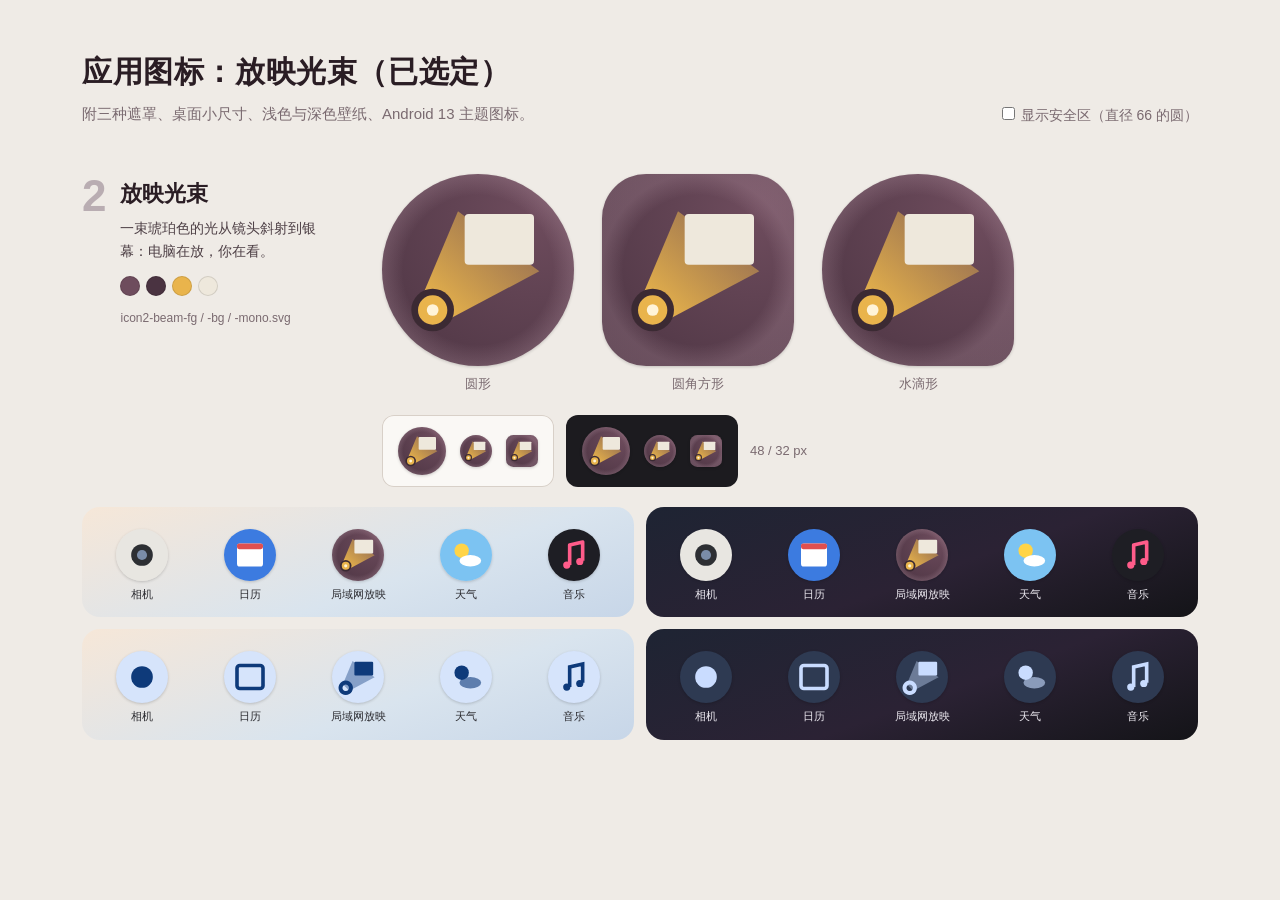
<file: docs/desgin/icons/icons.html>
<!DOCTYPE html>
<!--
  LAN File Browser Android 应用图标 · 5 个备选方案预览
  - 每个方案 = 前景层 fg + 背景层 bg（108×108，关键内容在中心直径 66 的圆内）+ 单色层 mono（Android 13 主题图标）
  - 预览按启动器实际显示的中心 72×72 区域渲染，再套圆形 / 圆角方形 / 水滴形遮罩
  - 方案 1、2 取自电脑端“家庭影院”色板（李子褐 #2A1D24、幕布红 #8E2433、琥珀 #E9B44C、银幕白 #EEE8DC）
  - 只用 Windows 系统字体，无外部资源；本文件由脚本生成，SVG 内容与同目录下的 .svg 文件一致
-->
<html lang="zh-CN">
<head>
<meta charset="UTF-8">
<meta name="viewport" content="width=device-width, initial-scale=1">
<title>应用图标备选 · LAN File Browser</title>
<style>
  :root{
    --ink:#2A1D24; --paper:#EFEBE6; --rule:#D8D0C8; --muted:#7A6A70;
    --cn:"Microsoft YaHei UI","Microsoft YaHei",sans-serif;
    --num:"Bahnschrift","Segoe UI",sans-serif;
  }
  *{box-sizing:border-box}
  body{margin:0;background:var(--paper);color:var(--ink);font:15px/1.6 var(--cn)}
  .top{max-width:1180px;margin:0 auto;padding:48px 32px 8px;display:flex;justify-content:space-between;align-items:end;gap:24px;flex-wrap:wrap}
  .top h1{margin:0;font-size:30px;font-weight:800;letter-spacing:.02em}
  .top p{margin:6px 0 0;color:var(--muted);max-width:62ch}
  .top label{font-size:14px;color:var(--muted);cursor:pointer;user-select:none}
  .top input{accent-color:#8E2433;margin-right:6px}
  main{max-width:1180px;margin:0 auto;padding:0 32px 64px}

  .opt{display:grid;grid-template-columns:260px 1fr;gap:20px 40px;padding:40px 0;border-top:1px solid var(--rule)}
  .opt:first-child{border-top:0}
  .opt-head{display:flex;gap:14px;grid-row:span 2}
  .num{font:600 44px/1 var(--num);font-stretch:condensed;color:#B9ADB2}
  .opt-head h2{margin:2px 0 6px;font-size:22px;font-weight:800}
  .opt-head p{margin:0;color:#4D3F45;font-size:14px}
  .opt-head .files{margin-top:14px;color:var(--muted);font:12px/1.4 var(--num)}
  .sw{display:flex;gap:6px;list-style:none;padding:0;margin:14px 0 0}
  .sw li{width:20px;height:20px;border-radius:50%;box-shadow:inset 0 0 0 1px rgba(0,0,0,.12)}

  .big{display:flex;gap:28px;flex-wrap:wrap;align-items:end}
  figure{margin:0}
  .big figcaption{text-align:center;font-size:13px;color:var(--muted);margin-top:8px}

  .small{display:flex;gap:12px;align-items:center;flex-wrap:wrap;grid-column:2}
  .small p{margin:0;font:13px var(--num);color:var(--muted)}
  .chip{display:flex;gap:14px;align-items:center;padding:12px 16px;border-radius:12px}
  .chip.light{background:#FAF8F5;box-shadow:inset 0 0 0 1px var(--rule)}
  .chip.dark{background:#1C1B1F}

  .homes{grid-column:1 / -1;display:grid;grid-template-columns:repeat(2,1fr);gap:12px}
  .wall{display:flex;justify-content:space-around;padding:22px 6px 14px;border-radius:18px}
  .wall-light{background:linear-gradient(160deg,#F6E7D8,#D9E4EE 60%,#C7D6E8)}
  .wall-dark{background:linear-gradient(160deg,#1E2433,#2B2234 55%,#141418)}
  .app{display:flex;flex-direction:column;align-items:center;gap:5px;width:62px}
  .app figcaption{font-size:11px;white-space:nowrap}
  .wall-light .app figcaption{color:#2B2B30}
  .wall-dark .app figcaption{color:#ECE9F0}

  /* adaptive icon rendering */
  .ic{position:relative;width:var(--s);height:var(--s);overflow:hidden;flex:none;box-shadow:0 1px 3px rgba(0,0,0,.18)}
  .ic svg{position:absolute;inset:0;width:100%;height:100%;display:block}
  .circle{border-radius:50%}
  .squircle{border-radius:23%}
  .tear{border-radius:50% 50% 14% 50%}
  .themed{color:#0E3A7A;background:#D6E4FB}
  .themed-dark .themed{color:#C9DCFF;background:#2E3A52}
  .ic .safe{display:none}
  .safe circle{fill:none;stroke:#fff;stroke-width:.5;stroke-dasharray:2 1.5;mix-blend-mode:difference}
  body.show-safe .ic .safe{display:block}

  @media (max-width:900px){
    .opt{grid-template-columns:1fr}
    .opt-head{grid-row:auto}
    .small{grid-column:1}
    .homes{grid-template-columns:1fr 1fr}
  }
</style>
</head>
<body>
<div class="top">
  <div>
    <h1>应用图标：放映光束（已选定）</h1>
    <p>附三种遮罩、桌面小尺寸、浅色与深色壁纸、Android 13 主题图标。</p>
  </div>
  <label><input type="checkbox" id="safe">显示安全区（直径 66 的圆）</label>
</div>
<main>



<section class="opt" id="opt2">
  <header class="opt-head">
    <span class="num">2</span>
    <div>
      <h2>放映光束</h2>
      <p>一束琥珀色的光从镜头斜射到银幕：电脑在放，你在看。</p>
      <ul class="sw"><li style="background:#6E4C5D" title="#6E4C5D"></li><li style="background:#4A3341" title="#4A3341"></li><li style="background:#E9B44C" title="#E9B44C"></li><li style="background:#EEE8DC" title="#EEE8DC"></li></ul>
      <p class="files">icon2-beam-fg / -bg / -mono.svg</p>
    </div>
  </header>
  <div class="big">
    <figure><div class="ic circle" style="--s:192px"><svg viewBox="18 18 72 72"><defs><radialGradient id="i2bg" cx=".7" cy=".3" r=".8"><stop offset="0" stop-color="#6E4C5D"/><stop offset="1" stop-color="#4A3341"/></radialGradient><radialGradient id="i2rim" cx="54" cy="54" r="36" gradientUnits="userSpaceOnUse"><stop offset=".78" stop-color="#F2CFDD" stop-opacity="0"/><stop offset="1" stop-color="#F2CFDD" stop-opacity=".16"/></radialGradient></defs>
<rect width="108" height="108" fill="url(#i2bg)"/>
<rect width="108" height="108" fill="url(#i2rim)"/></svg><svg viewBox="18 18 72 72"><defs><linearGradient id="i2beam" x1="37" y1="69" x2="62" y2="42" gradientUnits="userSpaceOnUse"><stop offset="0" stop-color="#E9B44C" stop-opacity="1"/><stop offset="1" stop-color="#E9B44C" stop-opacity=".5"/></linearGradient></defs>
<polygon points="33,64 46.5,32 77,54.5 42,73" fill="url(#i2beam)"/>
<rect x="49" y="33" width="26" height="19" rx="1.5" fill="#EEE8DC"/>
<circle cx="37" cy="69" r="8" fill="#3B2A33"/>
<circle cx="37" cy="69" r="5.5" fill="#E9B44C"/>
<circle cx="37" cy="69" r="2.2" fill="#FFF4D8"/></svg><svg class="safe" viewBox="18 18 72 72"><circle cx="54" cy="54" r="33"/></svg></div><figcaption>圆形</figcaption></figure>
    <figure><div class="ic squircle" style="--s:192px"><svg viewBox="18 18 72 72"><defs><radialGradient id="i2bg" cx=".7" cy=".3" r=".8"><stop offset="0" stop-color="#6E4C5D"/><stop offset="1" stop-color="#4A3341"/></radialGradient><radialGradient id="i2rim" cx="54" cy="54" r="36" gradientUnits="userSpaceOnUse"><stop offset=".78" stop-color="#F2CFDD" stop-opacity="0"/><stop offset="1" stop-color="#F2CFDD" stop-opacity=".16"/></radialGradient></defs>
<rect width="108" height="108" fill="url(#i2bg)"/>
<rect width="108" height="108" fill="url(#i2rim)"/></svg><svg viewBox="18 18 72 72"><defs><linearGradient id="i2beam" x1="37" y1="69" x2="62" y2="42" gradientUnits="userSpaceOnUse"><stop offset="0" stop-color="#E9B44C" stop-opacity="1"/><stop offset="1" stop-color="#E9B44C" stop-opacity=".5"/></linearGradient></defs>
<polygon points="33,64 46.5,32 77,54.5 42,73" fill="url(#i2beam)"/>
<rect x="49" y="33" width="26" height="19" rx="1.5" fill="#EEE8DC"/>
<circle cx="37" cy="69" r="8" fill="#3B2A33"/>
<circle cx="37" cy="69" r="5.5" fill="#E9B44C"/>
<circle cx="37" cy="69" r="2.2" fill="#FFF4D8"/></svg><svg class="safe" viewBox="18 18 72 72"><circle cx="54" cy="54" r="33"/></svg></div><figcaption>圆角方形</figcaption></figure>
    <figure><div class="ic tear" style="--s:192px"><svg viewBox="18 18 72 72"><defs><radialGradient id="i2bg" cx=".7" cy=".3" r=".8"><stop offset="0" stop-color="#6E4C5D"/><stop offset="1" stop-color="#4A3341"/></radialGradient><radialGradient id="i2rim" cx="54" cy="54" r="36" gradientUnits="userSpaceOnUse"><stop offset=".78" stop-color="#F2CFDD" stop-opacity="0"/><stop offset="1" stop-color="#F2CFDD" stop-opacity=".16"/></radialGradient></defs>
<rect width="108" height="108" fill="url(#i2bg)"/>
<rect width="108" height="108" fill="url(#i2rim)"/></svg><svg viewBox="18 18 72 72"><defs><linearGradient id="i2beam" x1="37" y1="69" x2="62" y2="42" gradientUnits="userSpaceOnUse"><stop offset="0" stop-color="#E9B44C" stop-opacity="1"/><stop offset="1" stop-color="#E9B44C" stop-opacity=".5"/></linearGradient></defs>
<polygon points="33,64 46.5,32 77,54.5 42,73" fill="url(#i2beam)"/>
<rect x="49" y="33" width="26" height="19" rx="1.5" fill="#EEE8DC"/>
<circle cx="37" cy="69" r="8" fill="#3B2A33"/>
<circle cx="37" cy="69" r="5.5" fill="#E9B44C"/>
<circle cx="37" cy="69" r="2.2" fill="#FFF4D8"/></svg><svg class="safe" viewBox="18 18 72 72"><circle cx="54" cy="54" r="33"/></svg></div><figcaption>水滴形</figcaption></figure>
  </div>
  <div class="small">
    <div class="chip light"><div class="ic circle" style="--s:48px"><svg viewBox="18 18 72 72"><defs><radialGradient id="i2bg" cx=".7" cy=".3" r=".8"><stop offset="0" stop-color="#6E4C5D"/><stop offset="1" stop-color="#4A3341"/></radialGradient><radialGradient id="i2rim" cx="54" cy="54" r="36" gradientUnits="userSpaceOnUse"><stop offset=".78" stop-color="#F2CFDD" stop-opacity="0"/><stop offset="1" stop-color="#F2CFDD" stop-opacity=".16"/></radialGradient></defs>
<rect width="108" height="108" fill="url(#i2bg)"/>
<rect width="108" height="108" fill="url(#i2rim)"/></svg><svg viewBox="18 18 72 72"><defs><linearGradient id="i2beam" x1="37" y1="69" x2="62" y2="42" gradientUnits="userSpaceOnUse"><stop offset="0" stop-color="#E9B44C" stop-opacity="1"/><stop offset="1" stop-color="#E9B44C" stop-opacity=".5"/></linearGradient></defs>
<polygon points="33,64 46.5,32 77,54.5 42,73" fill="url(#i2beam)"/>
<rect x="49" y="33" width="26" height="19" rx="1.5" fill="#EEE8DC"/>
<circle cx="37" cy="69" r="8" fill="#3B2A33"/>
<circle cx="37" cy="69" r="5.5" fill="#E9B44C"/>
<circle cx="37" cy="69" r="2.2" fill="#FFF4D8"/></svg></div><div class="ic circle" style="--s:32px"><svg viewBox="18 18 72 72"><defs><radialGradient id="i2bg" cx=".7" cy=".3" r=".8"><stop offset="0" stop-color="#6E4C5D"/><stop offset="1" stop-color="#4A3341"/></radialGradient><radialGradient id="i2rim" cx="54" cy="54" r="36" gradientUnits="userSpaceOnUse"><stop offset=".78" stop-color="#F2CFDD" stop-opacity="0"/><stop offset="1" stop-color="#F2CFDD" stop-opacity=".16"/></radialGradient></defs>
<rect width="108" height="108" fill="url(#i2bg)"/>
<rect width="108" height="108" fill="url(#i2rim)"/></svg><svg viewBox="18 18 72 72"><defs><linearGradient id="i2beam" x1="37" y1="69" x2="62" y2="42" gradientUnits="userSpaceOnUse"><stop offset="0" stop-color="#E9B44C" stop-opacity="1"/><stop offset="1" stop-color="#E9B44C" stop-opacity=".5"/></linearGradient></defs>
<polygon points="33,64 46.5,32 77,54.5 42,73" fill="url(#i2beam)"/>
<rect x="49" y="33" width="26" height="19" rx="1.5" fill="#EEE8DC"/>
<circle cx="37" cy="69" r="8" fill="#3B2A33"/>
<circle cx="37" cy="69" r="5.5" fill="#E9B44C"/>
<circle cx="37" cy="69" r="2.2" fill="#FFF4D8"/></svg></div><div class="ic squircle" style="--s:32px"><svg viewBox="18 18 72 72"><defs><radialGradient id="i2bg" cx=".7" cy=".3" r=".8"><stop offset="0" stop-color="#6E4C5D"/><stop offset="1" stop-color="#4A3341"/></radialGradient><radialGradient id="i2rim" cx="54" cy="54" r="36" gradientUnits="userSpaceOnUse"><stop offset=".78" stop-color="#F2CFDD" stop-opacity="0"/><stop offset="1" stop-color="#F2CFDD" stop-opacity=".16"/></radialGradient></defs>
<rect width="108" height="108" fill="url(#i2bg)"/>
<rect width="108" height="108" fill="url(#i2rim)"/></svg><svg viewBox="18 18 72 72"><defs><linearGradient id="i2beam" x1="37" y1="69" x2="62" y2="42" gradientUnits="userSpaceOnUse"><stop offset="0" stop-color="#E9B44C" stop-opacity="1"/><stop offset="1" stop-color="#E9B44C" stop-opacity=".5"/></linearGradient></defs>
<polygon points="33,64 46.5,32 77,54.5 42,73" fill="url(#i2beam)"/>
<rect x="49" y="33" width="26" height="19" rx="1.5" fill="#EEE8DC"/>
<circle cx="37" cy="69" r="8" fill="#3B2A33"/>
<circle cx="37" cy="69" r="5.5" fill="#E9B44C"/>
<circle cx="37" cy="69" r="2.2" fill="#FFF4D8"/></svg></div></div>
    <div class="chip dark"><div class="ic circle" style="--s:48px"><svg viewBox="18 18 72 72"><defs><radialGradient id="i2bg" cx=".7" cy=".3" r=".8"><stop offset="0" stop-color="#6E4C5D"/><stop offset="1" stop-color="#4A3341"/></radialGradient><radialGradient id="i2rim" cx="54" cy="54" r="36" gradientUnits="userSpaceOnUse"><stop offset=".78" stop-color="#F2CFDD" stop-opacity="0"/><stop offset="1" stop-color="#F2CFDD" stop-opacity=".16"/></radialGradient></defs>
<rect width="108" height="108" fill="url(#i2bg)"/>
<rect width="108" height="108" fill="url(#i2rim)"/></svg><svg viewBox="18 18 72 72"><defs><linearGradient id="i2beam" x1="37" y1="69" x2="62" y2="42" gradientUnits="userSpaceOnUse"><stop offset="0" stop-color="#E9B44C" stop-opacity="1"/><stop offset="1" stop-color="#E9B44C" stop-opacity=".5"/></linearGradient></defs>
<polygon points="33,64 46.5,32 77,54.5 42,73" fill="url(#i2beam)"/>
<rect x="49" y="33" width="26" height="19" rx="1.5" fill="#EEE8DC"/>
<circle cx="37" cy="69" r="8" fill="#3B2A33"/>
<circle cx="37" cy="69" r="5.5" fill="#E9B44C"/>
<circle cx="37" cy="69" r="2.2" fill="#FFF4D8"/></svg></div><div class="ic circle" style="--s:32px"><svg viewBox="18 18 72 72"><defs><radialGradient id="i2bg" cx=".7" cy=".3" r=".8"><stop offset="0" stop-color="#6E4C5D"/><stop offset="1" stop-color="#4A3341"/></radialGradient><radialGradient id="i2rim" cx="54" cy="54" r="36" gradientUnits="userSpaceOnUse"><stop offset=".78" stop-color="#F2CFDD" stop-opacity="0"/><stop offset="1" stop-color="#F2CFDD" stop-opacity=".16"/></radialGradient></defs>
<rect width="108" height="108" fill="url(#i2bg)"/>
<rect width="108" height="108" fill="url(#i2rim)"/></svg><svg viewBox="18 18 72 72"><defs><linearGradient id="i2beam" x1="37" y1="69" x2="62" y2="42" gradientUnits="userSpaceOnUse"><stop offset="0" stop-color="#E9B44C" stop-opacity="1"/><stop offset="1" stop-color="#E9B44C" stop-opacity=".5"/></linearGradient></defs>
<polygon points="33,64 46.5,32 77,54.5 42,73" fill="url(#i2beam)"/>
<rect x="49" y="33" width="26" height="19" rx="1.5" fill="#EEE8DC"/>
<circle cx="37" cy="69" r="8" fill="#3B2A33"/>
<circle cx="37" cy="69" r="5.5" fill="#E9B44C"/>
<circle cx="37" cy="69" r="2.2" fill="#FFF4D8"/></svg></div><div class="ic squircle" style="--s:32px"><svg viewBox="18 18 72 72"><defs><radialGradient id="i2bg" cx=".7" cy=".3" r=".8"><stop offset="0" stop-color="#6E4C5D"/><stop offset="1" stop-color="#4A3341"/></radialGradient><radialGradient id="i2rim" cx="54" cy="54" r="36" gradientUnits="userSpaceOnUse"><stop offset=".78" stop-color="#F2CFDD" stop-opacity="0"/><stop offset="1" stop-color="#F2CFDD" stop-opacity=".16"/></radialGradient></defs>
<rect width="108" height="108" fill="url(#i2bg)"/>
<rect width="108" height="108" fill="url(#i2rim)"/></svg><svg viewBox="18 18 72 72"><defs><linearGradient id="i2beam" x1="37" y1="69" x2="62" y2="42" gradientUnits="userSpaceOnUse"><stop offset="0" stop-color="#E9B44C" stop-opacity="1"/><stop offset="1" stop-color="#E9B44C" stop-opacity=".5"/></linearGradient></defs>
<polygon points="33,64 46.5,32 77,54.5 42,73" fill="url(#i2beam)"/>
<rect x="49" y="33" width="26" height="19" rx="1.5" fill="#EEE8DC"/>
<circle cx="37" cy="69" r="8" fill="#3B2A33"/>
<circle cx="37" cy="69" r="5.5" fill="#E9B44C"/>
<circle cx="37" cy="69" r="2.2" fill="#FFF4D8"/></svg></div></div>
    <p>48 / 32 px</p>
  </div>
  <div class="homes">
    <div class="wall wall-light"><figure class="app"><div class="ic circle" style="--s:52px"><svg viewBox="18 18 72 72"><rect width="108" height="108" fill="#E8E6E1"/><circle cx="54" cy="54" r="15" fill="#2D2F33"/><circle cx="54" cy="54" r="7" fill="#7A8CA8"/></svg></div><figcaption>相机</figcaption></figure><figure class="app"><div class="ic circle" style="--s:52px"><svg viewBox="18 18 72 72"><rect width="108" height="108" fill="#3C7BE0"/><rect x="36" y="38" width="36" height="32" rx="4" fill="#fff"/><rect x="36" y="38" width="36" height="8" rx="3" fill="#E04F4F"/></svg></div><figcaption>日历</figcaption></figure><figure class="app"><div class="ic circle" style="--s:52px"><svg viewBox="18 18 72 72"><defs><radialGradient id="i2bg" cx=".7" cy=".3" r=".8"><stop offset="0" stop-color="#6E4C5D"/><stop offset="1" stop-color="#4A3341"/></radialGradient><radialGradient id="i2rim" cx="54" cy="54" r="36" gradientUnits="userSpaceOnUse"><stop offset=".78" stop-color="#F2CFDD" stop-opacity="0"/><stop offset="1" stop-color="#F2CFDD" stop-opacity=".16"/></radialGradient></defs>
<rect width="108" height="108" fill="url(#i2bg)"/>
<rect width="108" height="108" fill="url(#i2rim)"/></svg><svg viewBox="18 18 72 72"><defs><linearGradient id="i2beam" x1="37" y1="69" x2="62" y2="42" gradientUnits="userSpaceOnUse"><stop offset="0" stop-color="#E9B44C" stop-opacity="1"/><stop offset="1" stop-color="#E9B44C" stop-opacity=".5"/></linearGradient></defs>
<polygon points="33,64 46.5,32 77,54.5 42,73" fill="url(#i2beam)"/>
<rect x="49" y="33" width="26" height="19" rx="1.5" fill="#EEE8DC"/>
<circle cx="37" cy="69" r="8" fill="#3B2A33"/>
<circle cx="37" cy="69" r="5.5" fill="#E9B44C"/>
<circle cx="37" cy="69" r="2.2" fill="#FFF4D8"/></svg></div><figcaption>局域网放映</figcaption></figure><figure class="app"><div class="ic circle" style="--s:52px"><svg viewBox="18 18 72 72"><rect width="108" height="108" fill="#7CC3F2"/><circle cx="48" cy="48" r="10" fill="#FFD447"/><ellipse cx="60" cy="62" rx="15" ry="8" fill="#fff"/></svg></div><figcaption>天气</figcaption></figure><figure class="app"><div class="ic circle" style="--s:52px"><svg viewBox="18 18 72 72"><rect width="108" height="108" fill="#1E1E24"/><path d="M48,68 V40 L66,36 V62" fill="none" stroke="#FF5C8A" stroke-width="5" stroke-linejoin="round"/><circle cx="44" cy="68" r="5" fill="#FF5C8A"/><circle cx="62" cy="63" r="5" fill="#FF5C8A"/></svg></div><figcaption>音乐</figcaption></figure></div>
    <div class="wall wall-dark"><figure class="app"><div class="ic circle" style="--s:52px"><svg viewBox="18 18 72 72"><rect width="108" height="108" fill="#E8E6E1"/><circle cx="54" cy="54" r="15" fill="#2D2F33"/><circle cx="54" cy="54" r="7" fill="#7A8CA8"/></svg></div><figcaption>相机</figcaption></figure><figure class="app"><div class="ic circle" style="--s:52px"><svg viewBox="18 18 72 72"><rect width="108" height="108" fill="#3C7BE0"/><rect x="36" y="38" width="36" height="32" rx="4" fill="#fff"/><rect x="36" y="38" width="36" height="8" rx="3" fill="#E04F4F"/></svg></div><figcaption>日历</figcaption></figure><figure class="app"><div class="ic circle" style="--s:52px"><svg viewBox="18 18 72 72"><defs><radialGradient id="i2bg" cx=".7" cy=".3" r=".8"><stop offset="0" stop-color="#6E4C5D"/><stop offset="1" stop-color="#4A3341"/></radialGradient><radialGradient id="i2rim" cx="54" cy="54" r="36" gradientUnits="userSpaceOnUse"><stop offset=".78" stop-color="#F2CFDD" stop-opacity="0"/><stop offset="1" stop-color="#F2CFDD" stop-opacity=".16"/></radialGradient></defs>
<rect width="108" height="108" fill="url(#i2bg)"/>
<rect width="108" height="108" fill="url(#i2rim)"/></svg><svg viewBox="18 18 72 72"><defs><linearGradient id="i2beam" x1="37" y1="69" x2="62" y2="42" gradientUnits="userSpaceOnUse"><stop offset="0" stop-color="#E9B44C" stop-opacity="1"/><stop offset="1" stop-color="#E9B44C" stop-opacity=".5"/></linearGradient></defs>
<polygon points="33,64 46.5,32 77,54.5 42,73" fill="url(#i2beam)"/>
<rect x="49" y="33" width="26" height="19" rx="1.5" fill="#EEE8DC"/>
<circle cx="37" cy="69" r="8" fill="#3B2A33"/>
<circle cx="37" cy="69" r="5.5" fill="#E9B44C"/>
<circle cx="37" cy="69" r="2.2" fill="#FFF4D8"/></svg></div><figcaption>局域网放映</figcaption></figure><figure class="app"><div class="ic circle" style="--s:52px"><svg viewBox="18 18 72 72"><rect width="108" height="108" fill="#7CC3F2"/><circle cx="48" cy="48" r="10" fill="#FFD447"/><ellipse cx="60" cy="62" rx="15" ry="8" fill="#fff"/></svg></div><figcaption>天气</figcaption></figure><figure class="app"><div class="ic circle" style="--s:52px"><svg viewBox="18 18 72 72"><rect width="108" height="108" fill="#1E1E24"/><path d="M48,68 V40 L66,36 V62" fill="none" stroke="#FF5C8A" stroke-width="5" stroke-linejoin="round"/><circle cx="44" cy="68" r="5" fill="#FF5C8A"/><circle cx="62" cy="63" r="5" fill="#FF5C8A"/></svg></div><figcaption>音乐</figcaption></figure></div>
    <div class="wall wall-light themed-light"><figure class="app"><div class="ic circle themed" style="--s:52px"><svg viewBox="18 18 72 72"><circle cx="54" cy="54" r="15" fill="currentColor"/></svg></div><figcaption>相机</figcaption></figure><figure class="app"><div class="ic circle themed" style="--s:52px"><svg viewBox="18 18 72 72"><rect x="36" y="38" width="36" height="32" rx="4" fill="none" stroke="currentColor" stroke-width="5"/></svg></div><figcaption>日历</figcaption></figure><figure class="app"><div class="ic circle themed" style="--s:52px"><svg viewBox="18 18 72 72"><polygon points="33,64 46.5,32 77,54.5 42,73" fill="currentColor" opacity=".4"/>
<rect x="49" y="33" width="26" height="19" rx="1.5" fill="currentColor"/>
<path d="M37,59 a10,10 0 1 0 0.01,0 Z M37,64.5 a4.5,4.5 0 1 1 -0.01,0 Z" fill="currentColor" fill-rule="evenodd"/></svg></div><figcaption>局域网放映</figcaption></figure><figure class="app"><div class="ic circle themed" style="--s:52px"><svg viewBox="18 18 72 72"><circle cx="48" cy="48" r="10" fill="currentColor"/><ellipse cx="60" cy="62" rx="15" ry="8" fill="currentColor" opacity=".6"/></svg></div><figcaption>天气</figcaption></figure><figure class="app"><div class="ic circle themed" style="--s:52px"><svg viewBox="18 18 72 72"><path d="M48,68 V40 L66,36 V62" fill="none" stroke="currentColor" stroke-width="5"/><circle cx="44" cy="68" r="5" fill="currentColor"/><circle cx="62" cy="63" r="5" fill="currentColor"/></svg></div><figcaption>音乐</figcaption></figure></div>
    <div class="wall wall-dark themed-dark"><figure class="app"><div class="ic circle themed" style="--s:52px"><svg viewBox="18 18 72 72"><circle cx="54" cy="54" r="15" fill="currentColor"/></svg></div><figcaption>相机</figcaption></figure><figure class="app"><div class="ic circle themed" style="--s:52px"><svg viewBox="18 18 72 72"><rect x="36" y="38" width="36" height="32" rx="4" fill="none" stroke="currentColor" stroke-width="5"/></svg></div><figcaption>日历</figcaption></figure><figure class="app"><div class="ic circle themed" style="--s:52px"><svg viewBox="18 18 72 72"><polygon points="33,64 46.5,32 77,54.5 42,73" fill="currentColor" opacity=".4"/>
<rect x="49" y="33" width="26" height="19" rx="1.5" fill="currentColor"/>
<path d="M37,59 a10,10 0 1 0 0.01,0 Z M37,64.5 a4.5,4.5 0 1 1 -0.01,0 Z" fill="currentColor" fill-rule="evenodd"/></svg></div><figcaption>局域网放映</figcaption></figure><figure class="app"><div class="ic circle themed" style="--s:52px"><svg viewBox="18 18 72 72"><circle cx="48" cy="48" r="10" fill="currentColor"/><ellipse cx="60" cy="62" rx="15" ry="8" fill="currentColor" opacity=".6"/></svg></div><figcaption>天气</figcaption></figure><figure class="app"><div class="ic circle themed" style="--s:52px"><svg viewBox="18 18 72 72"><path d="M48,68 V40 L66,36 V62" fill="none" stroke="currentColor" stroke-width="5"/><circle cx="44" cy="68" r="5" fill="currentColor"/><circle cx="62" cy="63" r="5" fill="currentColor"/></svg></div><figcaption>音乐</figcaption></figure></div>
  </div>
</section>






</main>
<script>
  document.getElementById('safe').addEventListener('change', e => document.body.classList.toggle('show-safe', e.target.checked));
</script>
</body>
</html>
</file>
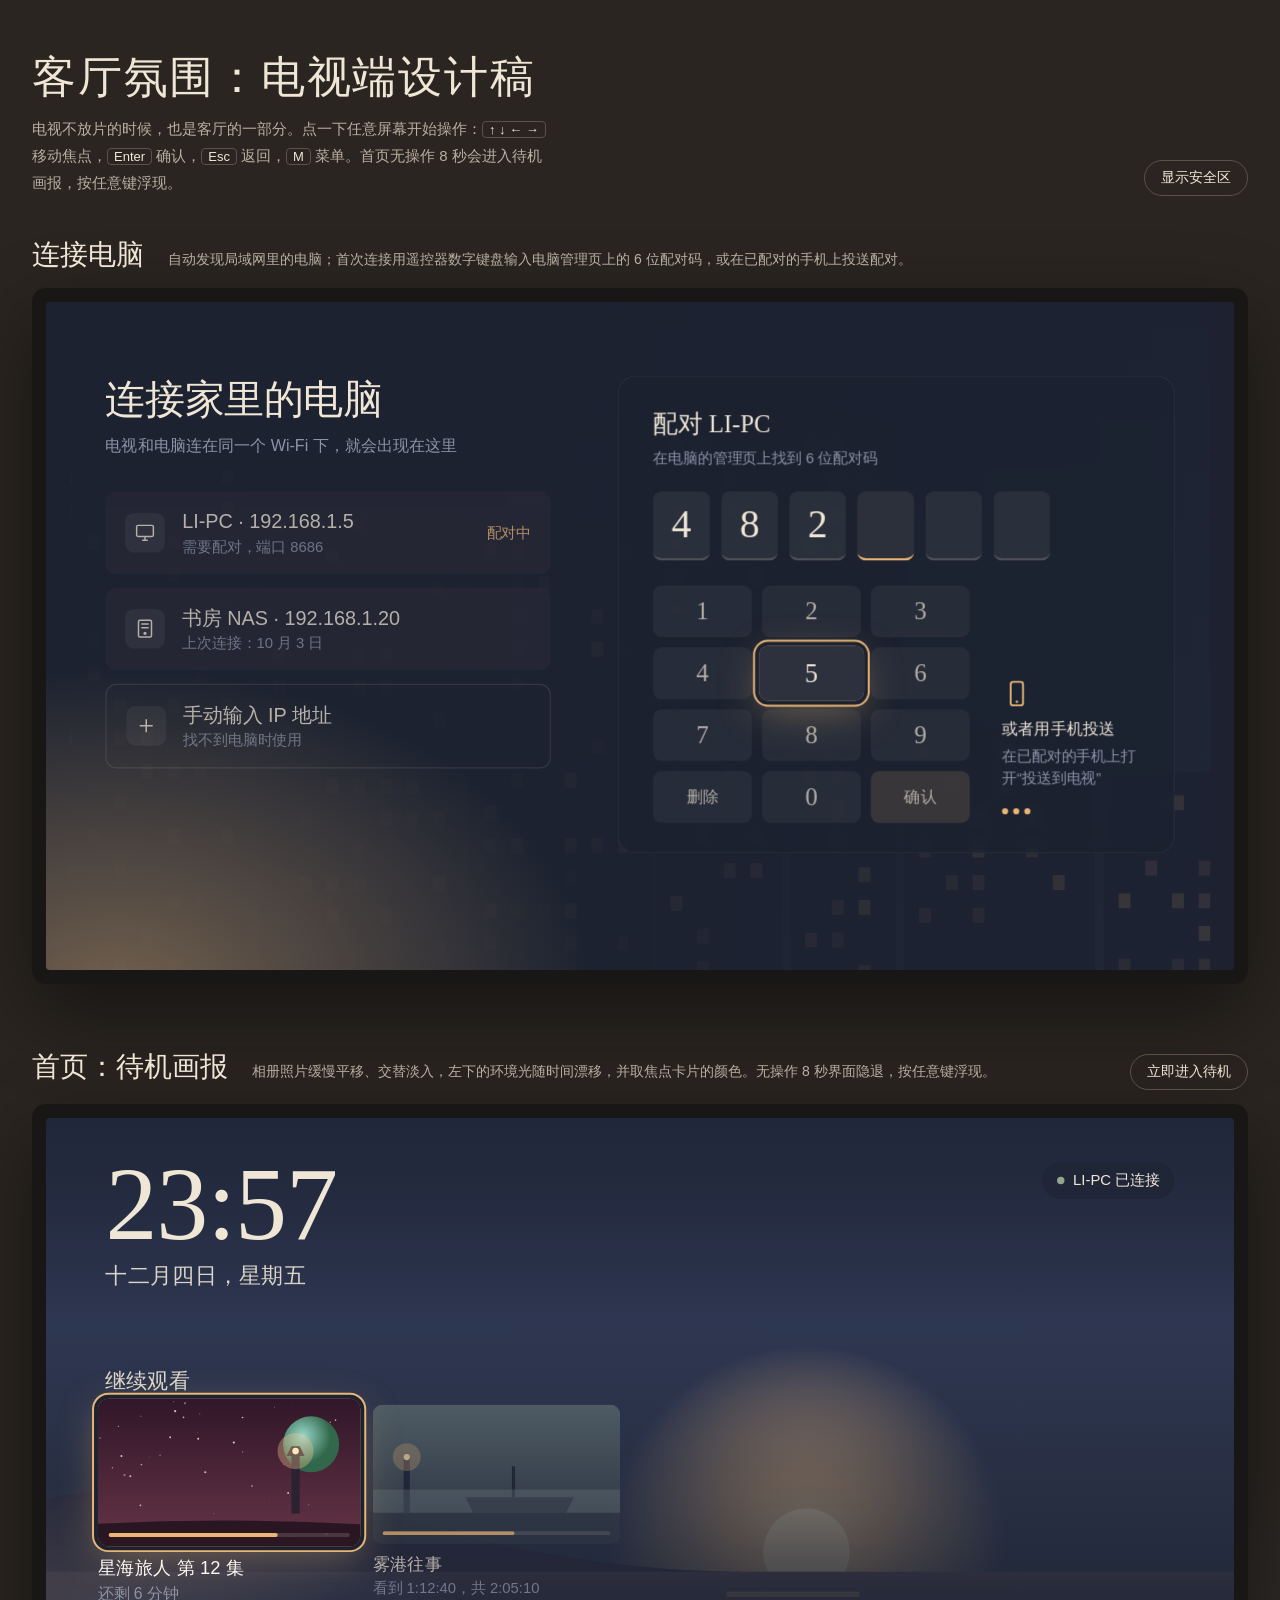
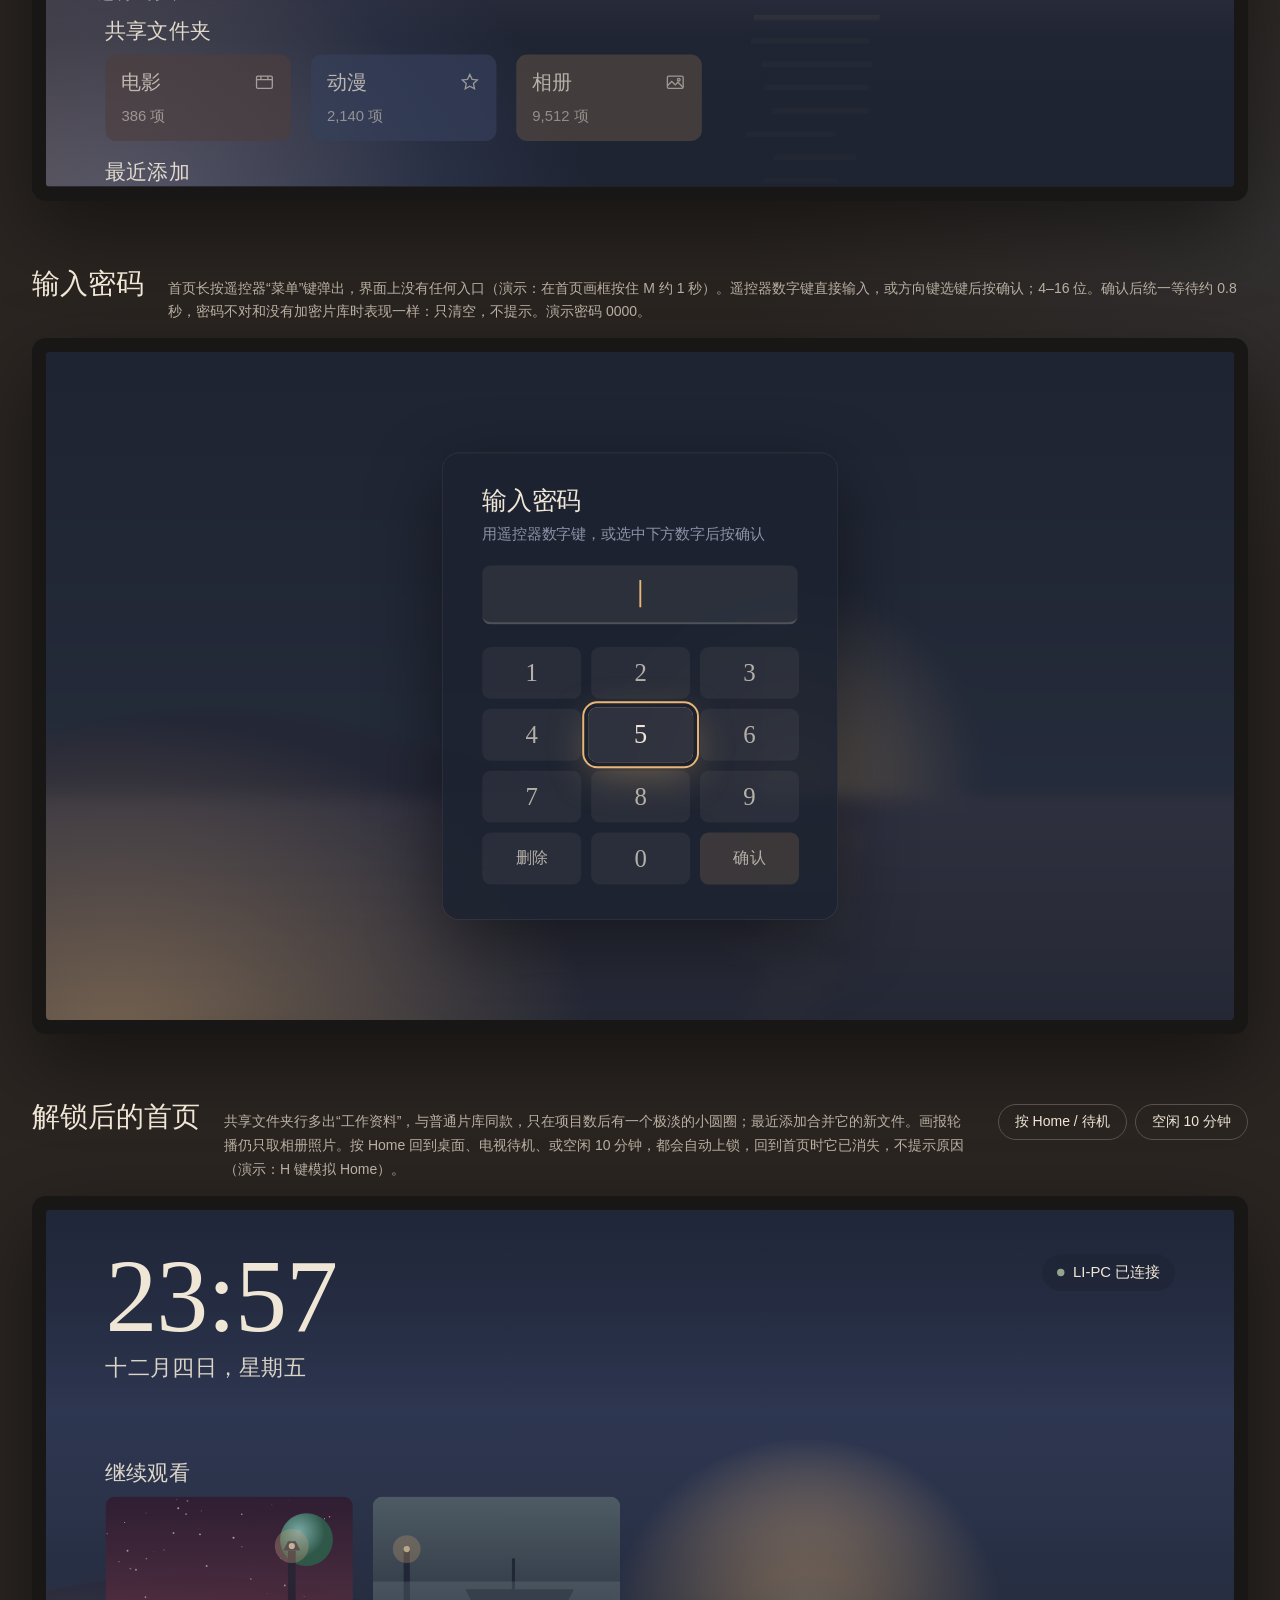
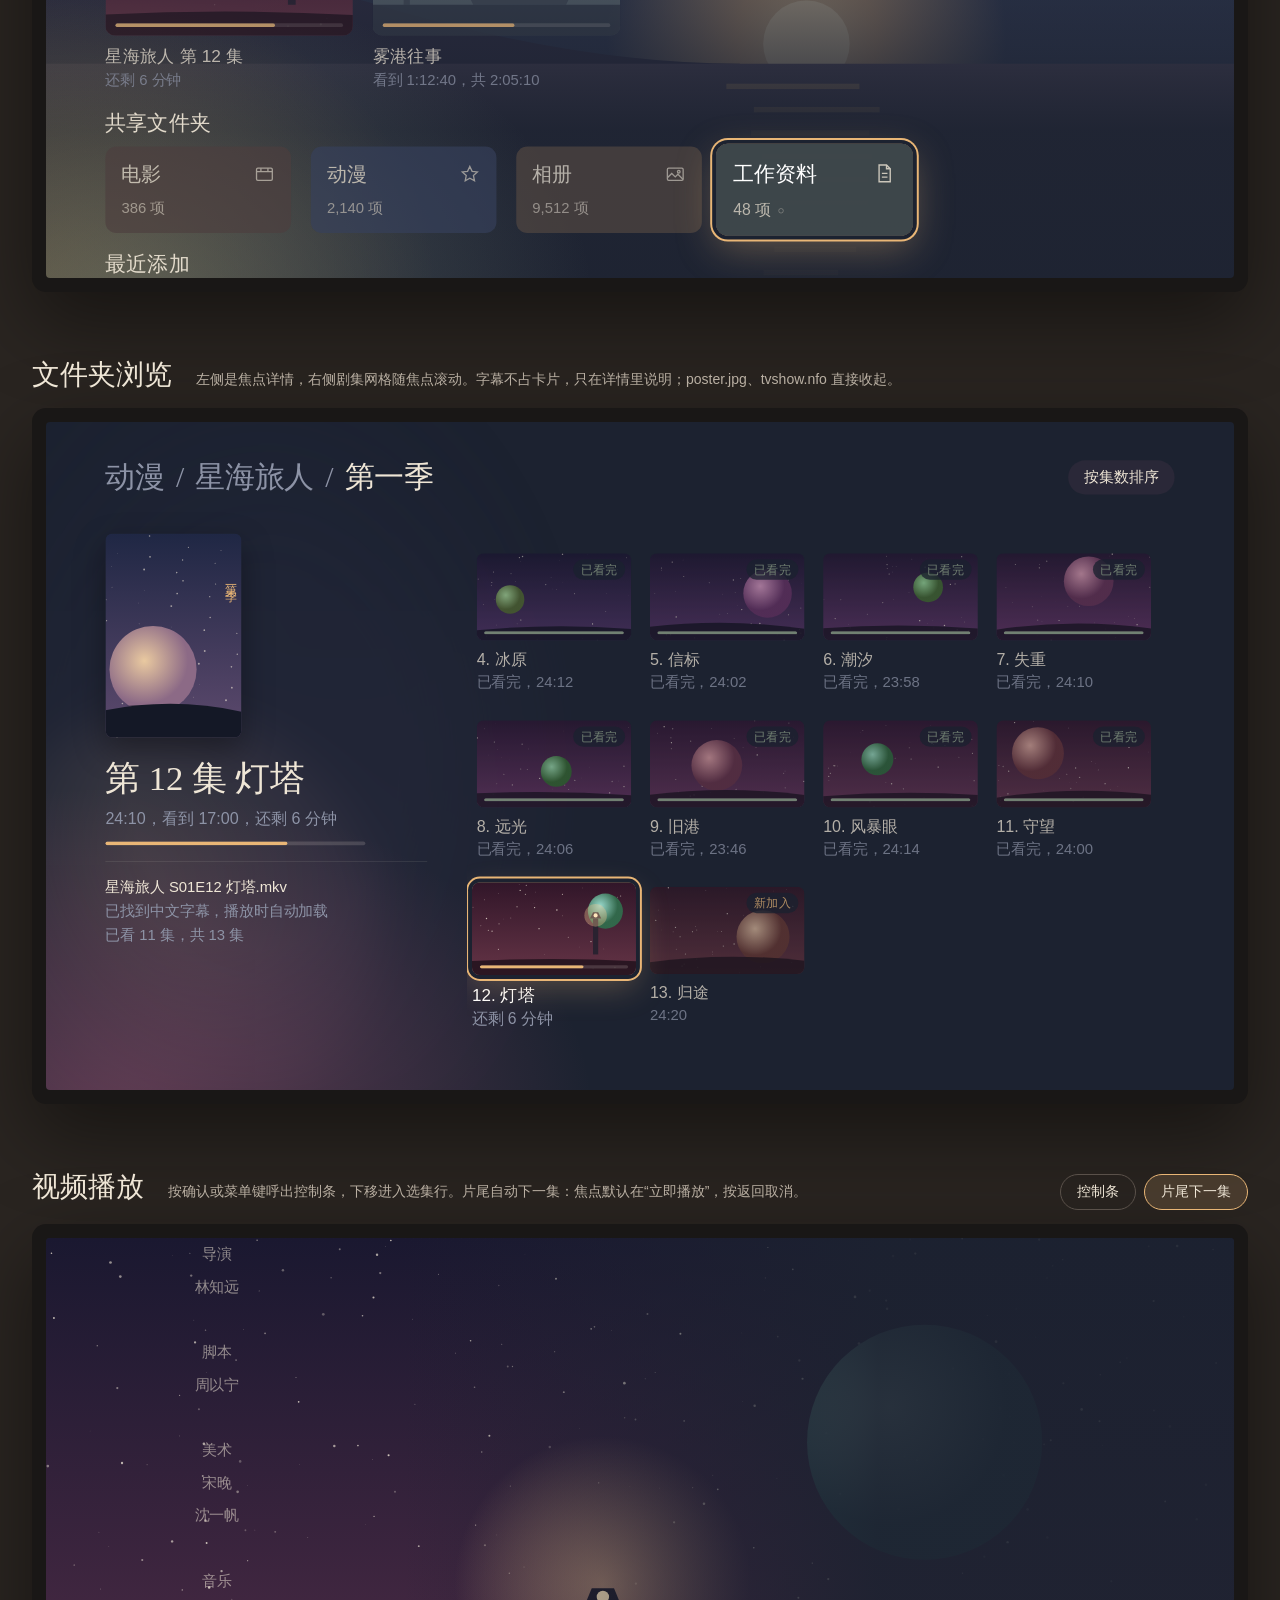
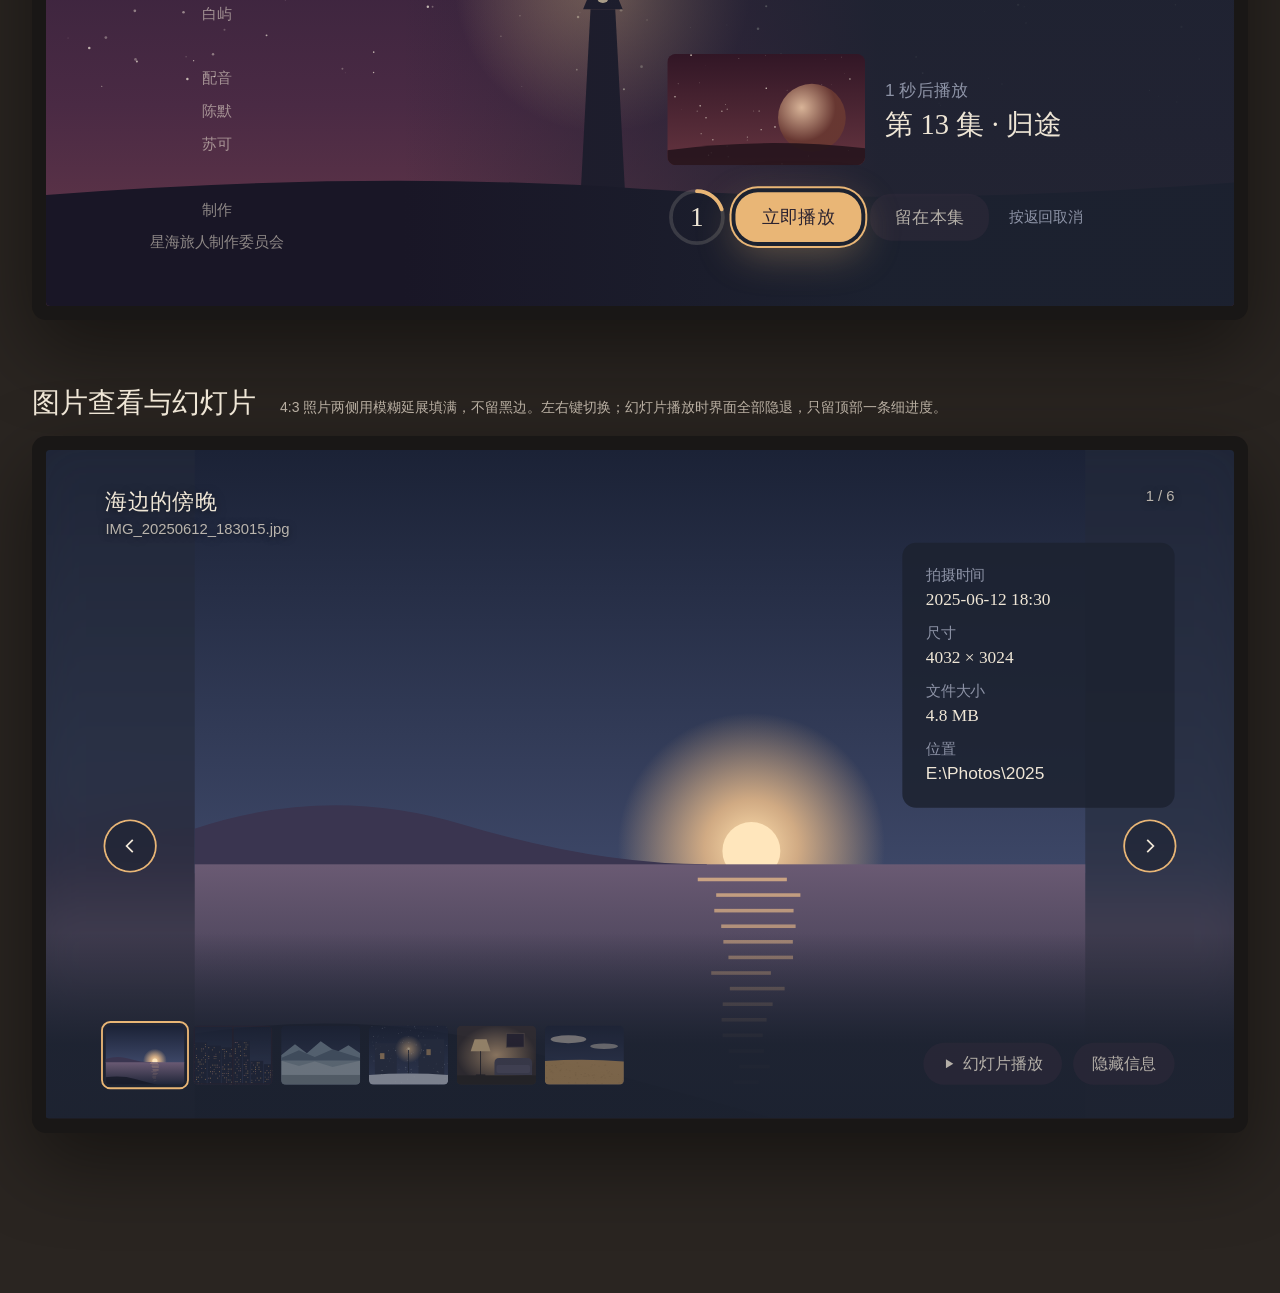
<file: docs/desgin/tv/t4-ambient.html>
<!DOCTYPE html>
<!--
================================================================
 LAN File Browser · Android TV 设计稿 T4「客厅氛围 / 待机画报」
================================================================
方向
  电视不放片时也是客厅的一部分。首页是一幅随时间缓慢变化的画报：相册照片
  极慢地平移、交叉淡入，画面左下角有一团“落地灯”式的环境光，会随时间在
  暖琥珀 / 玫瑰灰 / 月光蓝之间漂移；遥控器焦点落到哪张卡片，环境光就取那张
  卡片的颜色。无操作 8 秒后，所有界面元素隐退，只留时钟与照片说明；按任意键
  浮现（这一下只唤醒，不触发操作）。整体低刺激，适合关灯后看。

配色（全部取自真实客厅环境，不用荧光色）
  夜窗靛  #1C2230  主背景，窗外的夜色（偏蓝的深灰，而非近黑）
  暮墙紫  #2E2A3A  面板/卡片底，暗下来的墙面
  灯罩琥珀 #E9B676  焦点、进度、唯一强调色（落地灯透过灯罩的光）
  亚麻白  #EFE6D6  正文（暖白，避免纯白刺眼）
  雾蓝灰  #8D93A6  次要文字（在 #1C2230 上对比度约 5.6:1）
  绿植苔  #93A58C  “已看完/已连接”等完成态
  环境光漂移色：琥珀 #E9B676 → 玫瑰灰 #C98F8A → 月光蓝 #7C8DB5

字体（设计稿只用 Windows 系统字体）
  中文展示：KaiTi（楷体）——屏幕标题、行标题、日期，像画报题字，有温度
  数字展示：Sitka Banner / Sitka Display（Windows 自带衬线）——时钟、时间码
  界面正文：Microsoft YaHei UI
  字号（1080p 画布）：正文 24 / 卡片标题 28 / 行标题 34 / 屏幕标题 48–64 / 时钟 168
最终 App 建议打包（均为 OFL 开源）
  霞鹜文楷 LXGW WenKai（替代楷体，展示用）
  HarmonyOS Sans SC 或 思源黑体 Noto Sans SC（界面正文）
  Newsreader（时钟、时间码等数字展示，替代 Sitka）

布局
  1920×1080 画布，四周 96px / 54px 安全边距（5%），页面顶部可开关安全区参考线。
  横向行为主、层级浅：首页三行（继续观看 / 共享文件夹 / 最近添加），焦点进入
  下方行时整组上移、时钟淡出；文件夹页左侧为“焦点详情”，右侧为剧集网格并随
  焦点纵向滚动。所有屏幕的照片、海报、剧照都由内联 SVG 生成。

焦点规范
  - 焦点项：放大 1.06、3px 灯罩琥珀描边（外移 6px）+ 同色柔光晕；标题变亮白
  - 同组非焦点项降到 72% 不透明度，让焦点在 3 米外也一眼可辨
  - 环境光（背景大光斑）实时取焦点项的主色，作为第二重焦点提示
  - 每屏打开时都有默认焦点；返回键（Esc/Backspace）在播放页用于取消下一集
  - 演示：点击任一屏幕后，用方向键 / Enter（确认）/ Esc（返回）/ M（菜单）操作

非媒体文件
  文件夹页隐藏 .nfo、poster.jpg；字幕 .srt 不作为卡片出现，只在详情区写明
  “已找到中文字幕，播放时自动加载”。

加密片库（依据 docs/04-vault.md 第 2、4、5 节）
  - 无可见入口：首页长按遥控器“菜单”键约 1 秒弹出“输入密码”（画框 2b）。屏幕内
    任何文字都不出现“私密”“加密”“已锁定”。沿用连接页的数字键盘与焦点样式；
    遥控器数字键可直接输入，输入后焦点跳到“确认”。
  - 所有密码走同一条路径、同样约 0.8 秒等待（对应服务端固定最短耗时）；密码不对
    与“没有加密片库”表现完全一样：只清空输入，不提示。演示密码 0000。
  - 解锁后的首页（画框 2c）：共享文件夹行多出“工作资料”，与普通片库同款，仅在
    项目数后加一个 8px 的极淡空心小圆；最近添加合并它的新文件。
  - “工作资料”即加密片库，所以锁定状态的首页（画框 2）不再出现它及其最近添加。
  - 首页“相册画报”轮播在任何状态下都只取普通相册照片，绝不取加密片库内容。
  - 按 Home 回到桌面、电视待机、空闲 10 分钟 → 立即上锁；回到首页时它已消失，
    不提示原因。演示：首页画框按住 M；画框 2c 中 H 键模拟 Home，或用上方按钮。
================================================================
-->
<html lang="zh-CN">
<head>
<meta charset="utf-8">
<meta name="viewport" content="width=device-width, initial-scale=1">
<title>T4 客厅氛围 / 待机画报 — 电视端设计稿</title>
<style>
@property --glow { syntax: '<color>'; inherits: true; initial-value: #E9B676; }

:root{
  --night:#1C2230; --dusk:#2E2A3A; --lamp:#E9B676; --linen:#EFE6D6;
  --haze:#8D93A6; --sage:#93A58C; --rose:#C98F8A; --moon:#7C8DB5;
  --wall:#2A2521;
  --kai:"KaiTi","STKaiti","楷体",serif;
  --num:"Sitka Banner","Sitka Display","Sitka Text",Georgia,serif;
  --ui:"Microsoft YaHei UI","Microsoft YaHei","PingFang SC",sans-serif;
}
*{box-sizing:border-box;margin:0;padding:0}
html,body{background:var(--wall);color:var(--linen);font-family:var(--ui)}
body{
  background:
    radial-gradient(1200px 700px at 8% -10%, rgba(233,182,118,.16), transparent 60%),
    radial-gradient(900px 600px at 100% 30%, rgba(124,141,181,.10), transparent 60%),
    var(--wall);
  min-height:100vh;
}

/* ---------- 展示页外壳 ---------- */
.page{max-width:1480px;margin:0 auto;padding:48px 32px 96px}
.intro{display:flex;justify-content:space-between;align-items:flex-end;gap:32px;margin-bottom:40px}
.intro h1{font-family:var(--kai);font-weight:400;font-size:44px;letter-spacing:.04em}
.intro p{color:#B9AFA2;font-size:15px;line-height:1.8;max-width:62ch;margin-top:8px}
.intro kbd{font-family:var(--ui);font-size:13px;border:1px solid #5a514a;border-radius:4px;padding:0 6px;color:var(--linen)}
.tbtn{font:inherit;font-size:14px;color:var(--linen);background:transparent;border:1px solid #5a514a;border-radius:999px;padding:8px 16px;cursor:pointer;white-space:nowrap}
.tbtn:hover{border-color:var(--lamp)}
.tbtn[aria-pressed="true"]{background:rgba(233,182,118,.16);border-color:var(--lamp)}

.screen{margin-bottom:64px}
.cap{display:flex;justify-content:space-between;align-items:baseline;gap:24px;margin-bottom:14px}
.cap h2{font-family:var(--kai);font-weight:400;font-size:28px}
.cap p{color:#B9AFA2;font-size:14px;line-height:1.7;flex:1}
.cap .acts{display:flex;gap:8px}

.bezel{padding:14px;background:#191716;border-radius:14px;box-shadow:0 30px 80px rgba(0,0,0,.45);transition:box-shadow .3s}
.screen.active .bezel{box-shadow:0 30px 80px rgba(0,0,0,.45),0 0 0 2px rgba(233,182,118,.55)}
.stage{position:relative;width:100%;aspect-ratio:16/9;overflow:hidden;border-radius:4px;cursor:pointer;--s:.5}
.tv{position:absolute;left:0;top:0;width:1920px;height:1080px;transform:scale(var(--s));transform-origin:0 0;
  overflow:hidden;background:var(--night);color:var(--linen);font-size:24px;line-height:1.45;font-variant-numeric:lining-nums}
.safe{position:absolute;inset:54px 96px;border:2px dashed rgba(233,182,118,.5);pointer-events:none;z-index:99;display:none}
body.show-safe .safe{display:block}

/* ---------- 通用元素 ---------- */
.glow{position:absolute;inset:0;pointer-events:none;transition:--glow 1.4s ease;
  background:radial-gradient(1100px 760px at 6% 104%, color-mix(in srgb,var(--glow) 42%,transparent), transparent 70%)}
.kai{font-family:var(--kai);font-weight:400}
.num{font-family:var(--num)}
.dim{color:var(--haze)}
.bar{height:6px;border-radius:3px;background:rgba(239,230,214,.16);overflow:hidden}
.bar i{display:block;height:100%;background:var(--lamp);border-radius:3px}
.bar.done i{background:var(--sage)}
.toast{position:absolute;left:50%;top:84px;transform:translate(-50%,-20px);opacity:0;transition:.4s;z-index:50;
  background:rgba(46,42,58,.92);border:1px solid rgba(233,182,118,.4);border-radius:40px;padding:14px 32px;font-size:26px}
.toast.on{opacity:1;transform:translate(-50%,0)}
svg{display:block}

/* 焦点规范 */
[data-f]{transition:transform .22s ease, opacity .22s ease, box-shadow .22s ease;}
.focus-group [data-f]:not(.is-focus){opacity:.72}
.is-focus{transform:scale(1.06);z-index:5;position:relative;
  box-shadow:0 0 0 6px var(--night),0 0 0 9px var(--lamp),0 18px 60px color-mix(in srgb,var(--lamp) 35%,transparent)}
.is-focus .t{color:#fff}

/* ================= 1 连接电脑 ================= */
#s-connect .win{position:absolute;inset:0}
#s-connect .left{position:absolute;left:96px;top:120px;width:760px}
#s-connect h3{font-size:64px;line-height:1.2;margin-bottom:16px}
#s-connect .sub{font-size:26px;color:var(--haze);margin-bottom:56px}
.dev{display:flex;align-items:center;gap:28px;padding:26px 32px;border-radius:18px;background:rgba(46,42,58,.72);margin-bottom:22px;width:720px}
.dev .ico{width:64px;height:64px;flex:none;border-radius:14px;background:rgba(239,230,214,.08);display:grid;place-items:center}
.dev .t{font-size:32px}
.dev .m{font-size:24px;color:var(--haze)}
.dev .st{margin-left:auto;font-size:24px;color:var(--lamp)}
.dev.manual{background:transparent;border:2px solid rgba(239,230,214,.14)}
#s-connect .pair{position:absolute;right:96px;top:120px;width:900px;padding:48px 56px;border-radius:28px;
  background:rgba(28,34,48,.78);border:1px solid rgba(239,230,214,.1);backdrop-filter:blur(8px)}
.pair h4{font-size:40px;margin-bottom:8px}
.pair .hint{color:var(--haze);font-size:24px;margin-bottom:36px}
.code{display:flex;gap:18px;margin-bottom:40px}
.code span{width:92px;height:112px;border-radius:14px;background:rgba(239,230,214,.07);display:grid;place-items:center;
  font-family:var(--num);font-size:64px;border-bottom:4px solid rgba(239,230,214,.18)}
.code span.cur{border-bottom-color:var(--lamp);animation:blink 1.2s steps(2) infinite}
@keyframes blink{50%{border-bottom-color:transparent}}
.pad{display:grid;grid-template-columns:repeat(3,160px);gap:16px;justify-content:start}
.pad button{font:inherit;color:var(--linen);height:84px;border:0;border-radius:14px;background:rgba(239,230,214,.08);
  font-family:var(--num);font-size:40px}
.pad button.w{font-family:var(--ui);font-size:26px}
.pad button.ok{background:rgba(233,182,118,.2)}
.cast{position:absolute;right:48px;bottom:52px;width:230px;color:var(--haze);font-size:24px;line-height:1.5}
.cast b{display:block;color:var(--linen);font-weight:400;font-size:26px;margin:14px 0 6px}
.dots i{display:inline-block;width:10px;height:10px;border-radius:50%;background:var(--lamp);margin-right:8px;animation:dot 1.6s infinite}
.dots i:nth-child(2){animation-delay:.25s}.dots i:nth-child(3){animation-delay:.5s}
@keyframes dot{0%,100%{opacity:.2}50%{opacity:1}}

/* ================= 2 首页（待机画报） ================= */
:is(#s-home,#s-vhome) .photo{position:absolute;inset:-6%;opacity:0;transition:opacity 3s ease}
:is(#s-home,#s-vhome) .photo.on{opacity:1}
:is(#s-home,#s-vhome) .photo svg{width:100%;height:100%}
:is(#s-home,#s-vhome) .photo.on svg{animation:kb 40s ease-in-out infinite alternate}
@keyframes kb{from{transform:scale(1.02) translate(0,0)}to{transform:scale(1.12) translate(-3%,-2%)}}
:is(#s-home,#s-vhome) .shade{position:absolute;inset:0;transition:opacity 1.6s;
  background:linear-gradient(180deg,rgba(28,34,48,.55) 0%,rgba(28,34,48,.05) 30%,rgba(28,34,48,.55) 52%,rgba(28,34,48,.94) 78%)}
:is(#s-home,#s-vhome) .drift{position:absolute;inset:0;pointer-events:none;mix-blend-mode:soft-light;
  background:radial-gradient(900px 700px at 0% 100%, #E9B676, transparent 70%);animation:drift 90s linear infinite}
@keyframes drift{0%,100%{filter:hue-rotate(0)}33%{filter:hue-rotate(-28deg)}66%{filter:hue-rotate(160deg)}}
:is(#s-home,#s-vhome) .clock{position:absolute;left:96px;top:54px;transition:opacity .8s, transform .8s}
:is(#s-home,#s-vhome) .clock .num{font-size:168px;line-height:1;letter-spacing:-.01em;font-weight:300}
:is(#s-home,#s-vhome) .clock .kai{font-size:36px;margin-top:6px;opacity:.9}
:is(#s-home,#s-vhome) .conn{position:absolute;right:96px;top:72px;display:flex;align-items:center;gap:14px;font-size:24px;
  padding:12px 24px;border-radius:40px;background:rgba(28,34,48,.5);transition:opacity .8s}
:is(#s-home,#s-vhome) .conn i{width:12px;height:12px;border-radius:50%;background:var(--sage)}
:is(#s-home,#s-vhome) .rows{position:absolute;left:96px;right:0;top:400px;transition:transform .5s ease, opacity .8s}
:is(#s-home,#s-vhome).deep .rows{transform:translateY(-344px)}
:is(#s-home,#s-vhome).deep .clock{opacity:0;transform:translateY(-30px)}
.row{margin-bottom:26px;transition:margin-bottom .5s ease}
:is(#s-home,#s-vhome).deep .row{margin-bottom:20px}
.row h5{font-family:var(--kai);font-weight:400;font-size:34px;margin-bottom:14px;opacity:.92}
.track{display:flex;gap:32px;position:relative}
.cw{width:400px}
.cw .th{width:400px;height:225px;border-radius:16px;overflow:hidden;position:relative}
.cw .th .bar{position:absolute;left:16px;right:16px;bottom:14px}
.cw .t{font-size:28px;margin-top:14px;white-space:nowrap}
.cw .m{font-size:24px;color:var(--haze)}
.cw.is-focus{box-shadow:none}
.cw.is-focus .th{box-shadow:0 0 0 6px var(--night),0 0 0 9px var(--lamp),0 18px 60px color-mix(in srgb,var(--lamp) 35%,transparent)}
.fd{width:300px;height:140px;border-radius:18px;padding:22px 26px;display:flex;flex-direction:column;justify-content:space-between;
  background:color-mix(in srgb,var(--c) 30%,rgba(28,34,48,.86))}
.fd .top{display:flex;justify-content:space-between;align-items:center}
.fd .t{font-size:32px}
.fd .m{font-size:24px;color:rgba(239,230,214,.7)}
.rc{width:340px}
.rc .th{width:340px;height:191px;border-radius:14px;overflow:hidden}
.rc .t{font-size:26px;margin-top:12px}
.rc .m{font-size:24px;color:var(--haze)}
.rc.is-focus{box-shadow:none}
.rc.is-focus .th{box-shadow:0 0 0 6px var(--night),0 0 0 9px var(--lamp)}
#s-home .idlecap{position:absolute;left:96px;bottom:54px;opacity:0;transition:opacity 1.6s}
#s-home .idlecap .kai{font-size:34px}
#s-home .idlecap .dim{font-size:24px;margin-top:4px}
/* 待机：界面隐退 */
#s-home.idle .rows,#s-home.idle .conn{opacity:0;transform:translateY(40px);pointer-events:none}
#s-home.idle .shade{opacity:.35}
#s-home.idle .glow{opacity:.4}
#s-home.idle .idlecap{opacity:1}
#s-home.idle .clock{opacity:.92;transform:none}

/* ================= 2b 输入密码（长按菜单键） ================= */
#s-pin .pinbg{position:absolute;inset:-40px;filter:blur(14px) saturate(.85)}
#s-pin .pinbg svg{width:100%;height:100%}
#s-pin .pinbg::after{content:"";position:absolute;inset:0;background:rgba(28,34,48,.74)}
#s-pin .dlg{position:absolute;left:50%;top:50%;transform:translate(-50%,-50%);width:640px;padding:48px 64px 56px;border-radius:28px;
  background:rgba(28,34,48,.86);border:1px solid rgba(239,230,214,.1);box-shadow:0 40px 120px rgba(0,0,0,.45)}
#s-pin .dlg h4{font-size:40px;margin-bottom:8px}
#s-pin .dlg .hint{color:var(--haze);font-size:24px;margin-bottom:32px}
.pw{height:96px;border-radius:14px;background:rgba(239,230,214,.07);border-bottom:4px solid rgba(239,230,214,.18);margin-bottom:36px;
  display:flex;align-items:center;justify-content:center;gap:14px}
.pw i{width:18px;height:18px;border-radius:50%;background:var(--linen)}
.pw b{width:3px;height:44px;background:var(--lamp);animation:blinkc 1.2s steps(2) infinite}
@keyframes blinkc{50%{opacity:0}}
.pw.busy b{display:none}
.pw.busy i{animation:dot 1.6s infinite}

/* ================= 2c 解锁后的首页 ================= */
#s-vhome.locked .vx{display:none}
#s-vhome .vmark{display:inline-block;width:8px;height:8px;margin-left:12px;vertical-align:middle;border-radius:50%;border:1.5px solid rgba(239,230,214,.42)}
#s-vhome.fade .rows{opacity:0}
#s-vhome .desk{position:absolute;inset:0;z-index:60;background:#0E1118;opacity:0;pointer-events:none;transition:opacity .5s}
#s-vhome.away .desk{opacity:1}

/* ================= 3 文件夹浏览 ================= */
#s-folder .bgposter{position:absolute;left:-200px;top:-200px;width:1100px;height:1500px;opacity:.16;filter:blur(40px);-webkit-mask-image:radial-gradient(closest-side,#000 40%,transparent);mask-image:radial-gradient(closest-side,#000 40%,transparent)}
#s-folder .crumb{position:absolute;left:96px;top:54px;font-size:48px;white-space:nowrap}
#s-folder .crumb span{color:var(--haze)}
#s-folder .crumb em{font-style:normal;color:var(--haze);margin:0 18px}
#s-folder .sort{position:absolute;right:96px;top:62px;font-size:24px;padding:10px 26px;border-radius:30px;background:rgba(46,42,58,.8)}
#s-folder .detail{position:absolute;left:96px;top:180px;width:520px}
#s-folder .detail .post{width:220px;height:330px;border-radius:12px;overflow:hidden;margin-bottom:34px;box-shadow:0 20px 50px rgba(0,0,0,.35)}
#s-folder .detail h6{font-family:var(--kai);font-weight:400;font-size:56px;line-height:1.15;margin-bottom:14px}
#s-folder .detail .m{font-size:26px;color:var(--haze);margin-bottom:10px}
#s-folder .detail .bar{width:420px;margin:18px 0 26px}
#s-folder .detail .file{font-size:24px;color:var(--haze);border-top:1px solid rgba(239,230,214,.12);padding-top:22px;margin-top:22px;line-height:1.6}
#s-folder .detail .file b{font-weight:400;color:var(--linen)}
#s-folder .gridvp{position:absolute;left:680px;right:60px;top:170px;bottom:0;overflow:hidden;padding:16px 36px 0 16px;
  -webkit-mask-image:linear-gradient(transparent 0,#000 40px,#000 calc(100% - 60px),transparent);mask-image:linear-gradient(transparent 0,#000 40px,#000 calc(100% - 60px),transparent)}
#s-folder .grid{display:grid;grid-template-columns:repeat(4,250px);gap:44px 30px;position:relative;transition:transform .4s ease;padding-bottom:80px}
.ep .th{width:250px;height:141px;border-radius:12px;overflow:hidden;position:relative}
.ep .bar{position:absolute;left:12px;right:12px;bottom:10px;height:5px}
.ep .badge{position:absolute;right:10px;top:10px;font-size:20px;padding:2px 12px;border-radius:20px;background:rgba(28,34,48,.78);color:var(--sage)}
.ep .badge.new{color:var(--lamp)}
.ep .t{font-size:26px;margin-top:12px;white-space:nowrap}
.ep .m{font-size:24px;color:var(--haze)}
.ep.is-focus{box-shadow:none}
.ep.is-focus .th{box-shadow:0 0 0 6px var(--night),0 0 0 9px var(--lamp),0 18px 50px color-mix(in srgb,var(--lamp) 30%,transparent)}
.ep.folder .th{background:rgba(46,42,58,.9);display:grid;place-items:center}

/* ================= 4 视频播放 ================= */
#s-video .scene{position:absolute;inset:0}
#s-video .scene svg{width:100%;height:100%}
#s-video .ctl{position:absolute;inset:0;transition:opacity .5s}
#s-video .ctl::before{content:"";position:absolute;inset:0;background:linear-gradient(180deg,rgba(28,34,48,.7),transparent 24%,transparent 46%,rgba(28,34,48,.92) 78%)}
#s-video .ttl{position:absolute;left:96px;top:54px}
#s-video .ttl .kai{font-size:48px}
#s-video .prog{position:absolute;left:96px;right:96px;top:640px}
#s-video .prog .bar{height:8px;position:relative;overflow:visible}
#s-video .prog .bar b{position:absolute;left:70%;top:50%;width:24px;height:24px;margin:-12px 0 0 -12px;border-radius:50%;background:var(--linen)}
#s-video .prog .tc{display:flex;justify-content:space-between;margin-top:14px;font-family:var(--num);font-size:28px}
#s-video .btns{position:absolute;left:96px;top:726px;display:flex;gap:18px}
.pill{display:flex;align-items:center;gap:12px;height:68px;padding:0 30px;border-radius:34px;background:rgba(46,42,58,.85);font-size:26px;white-space:nowrap}
.pill .dim{font-size:24px}
.pill.play{width:68px;padding:0;justify-content:center}
#s-video .epvp{position:absolute;left:96px;right:0;top:838px;height:200px;overflow:hidden;padding:10px 0 0 10px}
#s-video .eprow{display:flex;gap:24px;position:relative;transition:transform .4s}
.mini{width:240px;flex:none}
.mini .th{width:240px;height:135px;border-radius:10px;overflow:hidden;position:relative}
.mini .th .bar{position:absolute;left:10px;right:10px;bottom:8px;height:5px}
.mini .t{font-size:24px;margin-top:8px;white-space:nowrap}
.mini.now .t{color:var(--lamp)}
.mini.is-focus{box-shadow:none}
.mini.is-focus .th{box-shadow:0 0 0 5px var(--night),0 0 0 8px var(--lamp)}
#s-video.clean .ctl{opacity:0}
/* 片尾自动下一集 */
#s-video .end{position:absolute;inset:0;display:none}
#s-video.ending .end{display:block}
#s-video.ending .ctl{display:none}
#s-video .end::before{content:"";position:absolute;inset:0;background:linear-gradient(90deg,transparent 30%,rgba(28,34,48,.9) 70%)}
#s-video .credits{position:absolute;left:96px;top:0;width:360px;text-align:center;color:rgba(239,230,214,.55);font-size:24px;line-height:2.2;animation:roll 30s linear infinite}
@keyframes roll{from{transform:translateY(1080px)}to{transform:translateY(-100%)}}
#s-video .next{position:absolute;right:96px;bottom:96px;width:820px}
.next .row1{display:flex;gap:32px;align-items:center;margin-bottom:36px}
.next .th{width:320px;height:180px;border-radius:14px;overflow:hidden;flex:none}
.next .in{font-size:28px;color:var(--haze)}
.next .in .kai{display:block;white-space:nowrap;font-size:46px;color:var(--linen);margin-top:6px;line-height:1.2}
.ring{position:relative;width:96px;height:96px;flex:none}
.ring svg{transform:rotate(-90deg)}
.ring .n{position:absolute;inset:0;display:grid;place-items:center;font-family:var(--num);font-size:44px}
.ring circle.p{transition:stroke-dashoffset 1s linear}
.next .acts{display:flex;gap:20px;align-items:center}
.next .acts .pill{height:76px;padding:0 40px;font-size:28px}
.next .acts .pill.go{background:var(--lamp);color:#2A2230}
.next .back{margin-left:12px;font-size:24px;color:var(--haze)}

/* ================= 5 图片查看 ================= */
#s-photo .blurbg{position:absolute;inset:-80px;filter:blur(60px) saturate(.9);opacity:.55}
#s-photo .blurbg svg,#s-photo .img svg{width:100%;height:100%}
#s-photo .img{position:absolute;left:240px;top:0;width:1440px;height:1080px;transition:opacity .9s}
#s-photo .img.fade{opacity:0}
#s-photo .img.is-focus{transform:none;box-shadow:none;z-index:auto}
#s-photo .chrome{transition:opacity .6s}
#s-photo.playing .chrome{opacity:0}
#s-photo .top{position:absolute;left:96px;top:54px;right:96px;display:flex;justify-content:space-between;align-items:flex-start;
  padding:4px 0}
#s-photo .top .kai{font-size:36px;text-shadow:0 2px 16px rgba(0,0,0,.5)}
#s-photo .top .dim{font-size:24px;color:rgba(239,230,214,.75);text-shadow:0 2px 12px rgba(0,0,0,.5)}
#s-photo .img.is-focus~.chrome .chev{box-shadow:0 0 0 3px var(--lamp)}
#s-photo .chev{position:absolute;top:600px;transition:box-shadow .2s;width:80px;height:80px;border-radius:50%;background:rgba(28,34,48,.55);display:grid;place-items:center}
#s-photo .chev.l{left:96px}#s-photo .chev.r{right:96px}
#s-photo .bottom{position:absolute;left:0;right:0;bottom:0;height:300px;background:linear-gradient(transparent,rgba(28,34,48,.92) 60%)}
#s-photo .strip{position:absolute;left:96px;bottom:54px;display:flex;gap:14px;align-items:flex-end}
#s-photo .strip div{width:128px;height:96px;border-radius:8px;overflow:hidden;opacity:.55;transition:.3s}
#s-photo .strip div.cur{opacity:1;outline:3px solid var(--lamp);outline-offset:4px}
#s-photo .pbtns{position:absolute;right:96px;bottom:54px;display:flex;gap:18px}
#s-photo .info{position:absolute;right:96px;top:150px;width:440px;padding:34px 38px;border-radius:22px;background:rgba(28,34,48,.86);
  font-size:24px;line-height:1.5;transition:opacity .4s, transform .4s}
#s-photo .info.off{opacity:0;transform:translateX(30px)}
#s-photo .info dt{color:var(--haze);margin-top:16px}
#s-photo .info dt:first-child{margin-top:0}
#s-photo .info dd{font-size:28px}
#s-photo .sprog{position:absolute;left:0;top:0;height:4px;background:var(--lamp);width:0;opacity:0}
#s-photo.playing .sprog{opacity:.8;animation:sp 5s linear infinite}
@keyframes sp{from{width:0}to{width:100%}}
#s-photo .phint{position:absolute;left:50%;bottom:54px;transform:translateX(-50%);font-size:24px;color:rgba(239,230,214,.6);opacity:0;transition:.6s}
#s-photo.playing .phint{opacity:1}

@media (prefers-reduced-motion: reduce){
  *,*::before,*::after{animation:none!important;transition-duration:.01ms!important}
}
@media (max-width:760px){
  .intro,.cap{flex-direction:column;align-items:flex-start}
  .page{padding:24px 12px 60px}
  .bezel{padding:6px}
}
</style>
</head>
<body>
<div class="page">
  <header class="intro">
    <div>
      <h1>客厅氛围：电视端设计稿</h1>
      <p>电视不放片的时候，也是客厅的一部分。点一下任意屏幕开始操作：<kbd>↑ ↓ ← →</kbd> 移动焦点，<kbd>Enter</kbd> 确认，<kbd>Esc</kbd> 返回，<kbd>M</kbd> 菜单。首页无操作 8 秒会进入待机画报，按任意键浮现。</p>
    </div>
    <button class="tbtn" id="safeBtn" aria-pressed="false">显示安全区</button>
  </header>

  <!-- ============ 1 连接电脑 ============ -->
  <section class="screen" data-screen="connect">
    <div class="cap"><h2>连接电脑</h2><p>自动发现局域网里的电脑；首次连接用遥控器数字键盘输入电脑管理页上的 6 位配对码，或在已配对的手机上投送配对。</p></div>
    <div class="bezel"><div class="stage"><div class="tv" id="s-connect">
      <div class="win" id="connectBg"></div>
      <div class="glow" style="--glow:#E9B676"></div>
      <div class="left">
        <h3 class="kai">连接家里的电脑</h3>
        <p class="sub">电视和电脑连在同一个 Wi-Fi 下，就会出现在这里</p>
        <div class="focus-group">
          <div class="dev" data-f data-default data-name="LI-PC">
            <div class="ico"><svg width="36" height="36" viewBox="0 0 24 24" fill="none" stroke="#EFE6D6" stroke-width="1.6"><rect x="3" y="4" width="18" height="12" rx="1.5"/><path d="M9 20h6M12 16v4"/></svg></div>
            <div><div class="t">LI-PC · 192.168.1.5</div><div class="m">需要配对，端口 8686</div></div>
            <div class="st">配对中</div>
          </div>
          <div class="dev" data-f data-name="书房 NAS">
            <div class="ico"><svg width="36" height="36" viewBox="0 0 24 24" fill="none" stroke="#EFE6D6" stroke-width="1.6"><rect x="5" y="3" width="14" height="18" rx="1.5"/><path d="M8 7h8M8 11h8"/><circle cx="12" cy="17" r="1"/></svg></div>
            <div><div class="t">书房 NAS · 192.168.1.20</div><div class="m">上次连接：10 月 3 日</div></div>
          </div>
          <div class="dev manual" data-f data-name="手动输入">
            <div class="ico"><svg width="36" height="36" viewBox="0 0 24 24" fill="none" stroke="#EFE6D6" stroke-width="1.6"><path d="M12 5v14M5 12h14"/></svg></div>
            <div><div class="t">手动输入 IP 地址</div><div class="m">找不到电脑时使用</div></div>
          </div>
        </div>
      </div>
      <div class="pair">
        <h4 class="kai">配对 <span id="pairName">LI-PC</span></h4>
        <p class="hint">在电脑的管理页上找到 6 位配对码</p>
        <div class="code" id="code"></div>
        <div class="pad focus-group" id="pad"></div>
        <div class="cast">
          <svg width="48" height="48" viewBox="0 0 24 24" fill="none" stroke="#E9B676" stroke-width="1.5"><rect x="7" y="2.5" width="10" height="19" rx="2"/><path d="M11 18.5h2"/></svg>
          <b>或者用手机投送</b>
          在已配对的手机上打开“投送到电视”
          <div class="dots" style="margin-top:14px"><i></i><i></i><i></i></div>
        </div>
      </div>
      <div class="toast"></div>
      <div class="safe"></div>
    </div></div></div>
  </section>

  <!-- ============ 2 首页 ============ -->
  <section class="screen" data-screen="home">
    <div class="cap"><h2>首页：待机画报</h2><p>相册照片缓慢平移、交替淡入，左下的环境光随时间漂移，并取焦点卡片的颜色。无操作 8 秒界面隐退，按任意键浮现。</p>
      <div class="acts"><button class="tbtn" id="idleBtn">立即进入待机</button></div></div>
    <div class="bezel"><div class="stage"><div class="tv" id="s-home">
      <div id="homePhotos"></div>
      <div class="shade"></div>
      <div class="drift"></div>
      <div class="glow"></div>
      <div class="clock"><div class="num" id="clk">21:40</div><div class="kai" id="dte">十一月二十日，星期五</div></div>
      <div class="conn"><i></i>LI-PC 已连接</div>
      <div class="rows">
        <div class="row"><h5>继续观看</h5>
          <div class="track focus-group">
            <div class="cw" data-f data-default data-hue="#6E7FB8">
              <div class="th" data-ep="12"><div class="bar"><i style="width:70%"></i></div></div>
              <div class="t">星海旅人 第 12 集</div><div class="m">还剩 6 分钟</div>
            </div>
            <div class="cw" data-f data-hue="#7E8F8A">
              <div class="th" data-film="fog"><div class="bar"><i style="width:58%"></i></div></div>
              <div class="t">雾港往事</div><div class="m">看到 1:12:40，共 2:05:10</div>
            </div>
          </div>
        </div>
        <div class="row"><h5>共享文件夹</h5>
          <div class="track focus-group" id="folders"></div>
        </div>
        <div class="row" data-deep><h5>最近添加</h5>
          <div class="track focus-group">
            <div class="rc" data-f data-hue="#9C7FB0"><div class="th" data-ep="13"></div><div class="t">星海旅人 第 13 集 归途</div><div class="m">今天加入动漫</div></div>
            <div class="rc" data-f data-hue="#E0A37A"><div class="th" data-photo="0"></div><div class="t">相册新增 36 张</div><div class="m">E:\Photos\2025</div></div>
            <div class="rc" data-f data-hue="#7E8F8A"><div class="th" data-film="fog"></div><div class="t">雾港往事</div><div class="m">昨天加入电影</div></div>
          </div>
        </div>
      </div>
      <div class="idlecap"><div class="kai" id="idleTitle">海边的傍晚</div><div class="dim" id="idleMeta">2025 年 6 月 12 日 18:30，来自相册</div></div>
      <div class="toast"></div>
      <div class="safe"></div>
    </div></div></div>
  </section>

  <!-- ============ 2b 输入密码（首页长按菜单键） ============ -->
  <section class="screen" data-screen="pin">
    <div class="cap"><h2>输入密码</h2><p>首页长按遥控器“菜单”键弹出，界面上没有任何入口（演示：在首页画框按住 M 约 1 秒）。遥控器数字键直接输入，或方向键选键后按确认；4–16 位。确认后统一等待约 0.8 秒，密码不对和没有加密片库时表现一样：只清空，不提示。演示密码 0000。</p></div>
    <div class="bezel"><div class="stage"><div class="tv" id="s-pin">
      <div class="pinbg" id="pinBg"></div>
      <div class="glow" style="--glow:#E9B676"></div>
      <div class="dlg">
        <h4 class="kai">输入密码</h4>
        <p class="hint">用遥控器数字键，或选中下方数字后按确认</p>
        <div class="pw" id="pw"></div>
        <div class="pad focus-group" id="pinPad"></div>
      </div>
      <div class="toast"></div>
      <div class="safe"></div>
    </div></div></div>
  </section>

  <!-- ============ 2c 解锁后的首页 ============ -->
  <section class="screen" data-screen="vhome">
    <div class="cap"><h2>解锁后的首页</h2><p>共享文件夹行多出“工作资料”，与普通片库同款，只在项目数后有一个极淡的小圆圈；最近添加合并它的新文件。画报轮播仍只取相册照片。按 Home 回到桌面、电视待机、或空闲 10 分钟，都会自动上锁，回到首页时它已消失，不提示原因（演示：H 键模拟 Home）。</p>
      <div class="acts"><button class="tbtn" id="vHomeBtn">按 Home / 待机</button><button class="tbtn" id="vIdleBtn">空闲 10 分钟</button></div></div>
    <div class="bezel"><div class="stage"><div class="tv" id="s-vhome">
      <div id="vPhotos"></div>
      <div class="shade"></div>
      <div class="drift"></div>
      <div class="glow"></div>
      <div class="clock"><div class="num" id="vClk">21:40</div><div class="kai" id="vDte">十一月二十日，星期五</div></div>
      <div class="conn"><i></i>LI-PC 已连接</div>
      <div class="rows">
        <div class="row"><h5>继续观看</h5>
          <div class="track focus-group">
            <div class="cw" data-f data-hue="#6E7FB8">
              <div class="th" data-ep="12"><div class="bar"><i style="width:70%"></i></div></div>
              <div class="t">星海旅人 第 12 集</div><div class="m">还剩 6 分钟</div>
            </div>
            <div class="cw" data-f data-hue="#7E8F8A">
              <div class="th" data-film="fog"><div class="bar"><i style="width:58%"></i></div></div>
              <div class="t">雾港往事</div><div class="m">看到 1:12:40，共 2:05:10</div>
            </div>
          </div>
        </div>
        <div class="row"><h5>共享文件夹</h5>
          <div class="track focus-group" id="vFolders"></div>
        </div>
        <div class="row" data-deep><h5>最近添加</h5>
          <div class="track focus-group">
            <div class="rc" data-f data-hue="#9C7FB0"><div class="th" data-ep="13"></div><div class="t">星海旅人 第 13 集 归途</div><div class="m">今天加入动漫</div></div>
            <div class="rc" data-f data-hue="#E0A37A"><div class="th" data-photo="0"></div><div class="t">相册新增 36 张</div><div class="m">E:\Photos\2025</div></div>
            <div class="rc" data-f data-hue="#7E8F8A"><div class="th" data-film="fog"></div><div class="t">雾港往事</div><div class="m">昨天加入电影</div></div>
            <div class="rc vx" data-f data-hue="#B9AE9A"><div class="th" data-film="doc"></div><div class="t">家庭预算 2025.xlsx</div><div class="m">工作资料</div></div>
          </div>
        </div>
      </div>
      <div class="desk"></div>
      <div class="toast"></div>
      <div class="safe"></div>
    </div></div></div>
  </section>

  <!-- ============ 3 文件夹浏览 ============ -->
  <section class="screen" data-screen="folder">
    <div class="cap"><h2>文件夹浏览</h2><p>左侧是焦点详情，右侧剧集网格随焦点滚动。字幕不占卡片，只在详情里说明；poster.jpg、tvshow.nfo 直接收起。</p></div>
    <div class="bezel"><div class="stage"><div class="tv" id="s-folder">
      <div class="bgposter" id="bgPoster"></div>
      <div class="glow"></div>
      <div class="crumb kai"><span>动漫</span><em>/</em><span>星海旅人</span><em>/</em>第一季</div>
      <div class="sort" data-f>按集数排序</div>
      <div class="detail">
        <div class="post" id="poster"></div>
        <h6 id="dTitle">第 12 集 灯塔</h6>
        <div class="m" id="dMeta">24:10，看到 17:00，还剩 6 分钟</div>
        <div class="bar" id="dBar"><i style="width:70%"></i></div>
        <div class="file" id="dFile"><b>星海旅人 S01E12 灯塔.mkv</b><br>已找到中文字幕，播放时自动加载<br>已看 11 集，共 13 集</div>
      </div>
      <div class="gridvp"><div class="grid focus-group" id="grid"></div></div>
      <div class="toast"></div>
      <div class="safe"></div>
    </div></div></div>
  </section>

  <!-- ============ 4 视频播放 ============ -->
  <section class="screen" data-screen="video">
    <div class="cap"><h2>视频播放</h2><p>按确认或菜单键呼出控制条，下移进入选集行。片尾自动下一集：焦点默认在“立即播放”，按返回取消。</p>
      <div class="acts"><button class="tbtn" id="vBar" aria-pressed="false">控制条</button><button class="tbtn" id="vEnd" aria-pressed="true">片尾下一集</button></div></div>
    <div class="bezel"><div class="stage"><div class="tv ending" id="s-video">
      <div class="scene" id="vScene"></div>
      <div class="ctl">
        <div class="ttl"><div class="kai">星海旅人 第 12 集 灯塔</div><div class="dim">中文字幕已加载</div></div>
        <div class="prog"><div class="bar"><i style="width:70%"></i><b></b></div><div class="tc"><span>17:00</span><span class="dim">还剩 6 分钟，共 24:10</span></div></div>
        <div class="btns focus-group">
          <div class="pill play" data-f data-default data-k="play"><svg width="26" height="26" viewBox="0 0 24 24" fill="#EFE6D6"><rect x="5" y="4" width="5" height="16" rx="1"/><rect x="14" y="4" width="5" height="16" rx="1"/></svg></div>
          <div class="pill" data-f>字幕<span class="dim">中文</span></div>
          <div class="pill" data-f>音轨<span class="dim">日语</span></div>
          <div class="pill" data-f>倍速<span class="dim">1.0 倍</span></div>
          <div class="pill" data-f>画面比例<span class="dim">原始</span></div>
        </div>
        <div class="epvp"><div class="eprow focus-group" id="eprow"></div></div>
      </div>
      <div class="end">
        <div class="credits" id="credits"></div>
        <div class="next">
          <div class="row1">
            <div class="th" data-ep="13"></div>
            <div class="in"><span id="cdText">5 秒后播放</span><span class="kai">第 13 集 · 归途</span></div>
          </div>
          <div class="acts focus-group">
            <div class="ring"><svg width="96" height="96"><circle cx="48" cy="48" r="42" fill="none" stroke="rgba(239,230,214,.15)" stroke-width="6"/><circle class="p" id="ringP" cx="48" cy="48" r="42" fill="none" stroke="#E9B676" stroke-width="6" stroke-linecap="round" stroke-dasharray="263.9" stroke-dashoffset="0"/></svg><div class="n" id="cdNum">5</div></div>
            <div class="pill go" data-f data-k="now">立即播放</div>
            <div class="pill" data-f data-k="stay">留在本集</div>
            <span class="back">按返回取消</span>
          </div>
        </div>
      </div>
      <div class="toast"></div>
      <div class="safe"></div>
    </div></div></div>
  </section>

  <!-- ============ 5 图片查看 ============ -->
  <section class="screen" data-screen="photo">
    <div class="cap"><h2>图片查看与幻灯片</h2><p>4:3 照片两侧用模糊延展填满，不留黑边。左右键切换；幻灯片播放时界面全部隐退，只留顶部一条细进度。</p></div>
    <div class="bezel"><div class="stage"><div class="tv" id="s-photo">
      <div class="blurbg" id="pBlur"></div>
      <div class="img" id="pImg" data-f data-default></div>
      <div class="sprog"></div>
      <div class="chrome">
        <div class="top"><div><div class="kai" id="pTitle">海边的傍晚</div><div class="dim" id="pName">IMG_20250612_183015.jpg</div></div><div class="dim" id="pIdx">1 / 6</div></div>
        <div class="chev l"><svg width="34" height="34" viewBox="0 0 24 24" fill="none" stroke="#EFE6D6" stroke-width="2"><path d="M15 5l-7 7 7 7"/></svg></div>
        <div class="chev r"><svg width="34" height="34" viewBox="0 0 24 24" fill="none" stroke="#EFE6D6" stroke-width="2"><path d="M9 5l7 7-7 7"/></svg></div>
        <dl class="info" id="pInfo"></dl>
        <div class="bottom"></div>
        <div class="strip" id="pStrip"></div>
        <div class="pbtns focus-group">
          <div class="pill" data-f data-k="show"><svg width="22" height="22" viewBox="0 0 24 24" fill="#EFE6D6"><path d="M7 4l13 8-13 8z"/></svg>幻灯片播放</div>
          <div class="pill" data-f data-k="info">隐藏信息</div>
        </div>
      </div>
      <div class="phint">幻灯片播放中，按任意键停止</div>
      <div class="toast"></div>
      <div class="safe"></div>
    </div></div></div>
  </section>
</div>

<script>
/* ---------------- 生成图像（内联 SVG） ---------------- */
function rnd(seed){let s=seed;return()=>((s=(s*9301+49297)%233280)/233280)}
const PHOTOS=[
 {k:'sea',title:'海边的傍晚',name:'IMG_20250612_183015.jpg',time:'2025-06-12 18:30',size:'4032 × 3024',mb:'4.8 MB',hue:'#E0A37A'},
 {k:'city',title:'窗外的楼群',name:'IMG_20250612_214402.jpg',time:'2025-06-12 21:44',size:'4032 × 3024',mb:'3.9 MB',hue:'#7C8DB5'},
 {k:'lake',title:'清晨的湖',name:'IMG_20250503_061122.jpg',time:'2025-05-03 06:11',size:'4032 × 3024',mb:'5.2 MB',hue:'#A9B7B4'},
 {k:'snow',title:'下雪的街口',name:'IMG_20250118_174530.jpg',time:'2025-01-18 17:45',size:'4032 × 3024',mb:'4.1 MB',hue:'#9AA3BE'},
 {k:'lamp',title:'客厅的灯',name:'IMG_20250301_212008.jpg',time:'2025-03-01 21:20',size:'3024 × 4032',mb:'3.6 MB',hue:'#E9B676'},
 {k:'field',title:'麦田与云',name:'IMG_20250720_064512.jpg',time:'2025-07-20 06:45',size:'4032 × 3024',mb:'5.0 MB',hue:'#C9A77A'}
];
function photoSVG(k){
  const r=rnd(k.length*97+7);let s='';
  const W=400,H=300;
  if(k==='sea'){
    s=`<defs><linearGradient id="a" x1="0" y1="0" x2="0" y2="1"><stop offset="0" stop-color="#2E3557"/><stop offset=".45" stop-color="#8C6A86"/><stop offset=".75" stop-color="#E7A979"/><stop offset="1" stop-color="#F3C58F"/></linearGradient>
    <linearGradient id="b" x1="0" y1="0" x2="0" y2="1"><stop offset="0" stop-color="#6A5A73"/><stop offset="1" stop-color="#1F2538"/></linearGradient>
    <radialGradient id="c"><stop offset="0" stop-color="#FFE2B0"/><stop offset=".35" stop-color="#F6C48C" stop-opacity=".8"/><stop offset="1" stop-color="#F6C48C" stop-opacity="0"/></radialGradient></defs>
    <rect width="400" height="190" fill="url(#a)"/><circle cx="250" cy="178" r="60" fill="url(#c)"/><circle cx="250" cy="180" r="13" fill="#FFE6BC"/>
    <path d="M0 170 Q60 150 120 168 T230 186 L230 190 L0 190Z" fill="#3A3550"/>
    <rect y="186" width="400" height="114" fill="url(#b)"/>`;
    for(let i=0;i<14;i++){const y=192+i*7,w=40-i*2.2;s+=`<rect x="${250-w/2+(r()-.5)*10}" y="${y}" width="${w}" height="1.6" fill="#F6C48C" opacity="${.7-i*.045}"/>`}
    s+=`<path d="M0 300 L0 262 Q80 250 150 270 Q210 286 260 300Z" fill="#171B29" opacity=".85"/>`;
  }else if(k==='city'){
    s=`<defs><linearGradient id="a" x1="0" y1="0" x2="0" y2="1"><stop offset="0" stop-color="#1B2236"/><stop offset="1" stop-color="#3D4767"/></linearGradient></defs><rect width="400" height="300" fill="url(#a)"/>`;
    let x=0;while(x<400){const w=30+r()*40,h=80+r()*150;s+=`<rect x="${x}" y="${300-h}" width="${w}" height="${h}" fill="#20263A"/>`;
      for(let yy=300-h+8;yy<296;yy+=11)for(let xx=x+5;xx<x+w-6;xx+=9) if(r()>.62) s+=`<rect x="${xx}" y="${yy}" width="4" height="5" fill="${r()>.3?'#E9B676':'#C98F8A'}" opacity="${.5+r()*.5}"/>`;
      x+=w+3}
    s+=`<rect x="0" y="0" width="400" height="300" fill="none" stroke="#2A2230" stroke-width="16"/><rect x="196" y="0" width="8" height="300" fill="#2A2230"/>`;
  }else if(k==='lake'){
    s=`<defs><linearGradient id="a" x1="0" y1="0" x2="0" y2="1"><stop offset="0" stop-color="#A9B9C4"/><stop offset="1" stop-color="#E8D9BF"/></linearGradient></defs><rect width="400" height="300" fill="url(#a)"/>
    <path d="M0 150 L70 95 L130 140 L200 80 L280 135 L340 100 L400 140 L400 175 L0 175Z" fill="#8193A2"/>
    <path d="M0 165 L90 125 L170 160 L260 120 L400 165 L400 180 L0 180Z" fill="#5C6E7F"/>
    <rect y="178" width="400" height="122" fill="#A8B5BC"/><path d="M0 178 L90 205 L170 182 L260 210 L400 178Z" fill="#6F8090" opacity=".5"/>
    <rect y="250" width="400" height="50" fill="#56616A" opacity=".5"/>`;
  }else if(k==='snow'){
    s=`<defs><linearGradient id="a" x1="0" y1="0" x2="0" y2="1"><stop offset="0" stop-color="#3B4660"/><stop offset="1" stop-color="#7D8AA5"/></linearGradient><radialGradient id="g"><stop offset="0" stop-color="#F3C58F" stop-opacity=".9"/><stop offset="1" stop-color="#F3C58F" stop-opacity="0"/></radialGradient></defs>
    <rect width="400" height="300" fill="url(#a)"/><rect x="30" y="90" width="110" height="160" fill="#2B3247"/><rect x="250" y="70" width="130" height="180" fill="#2B3247"/>
    <rect x="56" y="140" width="22" height="30" fill="#E9B676" opacity=".8"/><rect x="290" y="120" width="22" height="30" fill="#E9B676" opacity=".7"/>
    <circle cx="200" cy="120" r="70" fill="url(#g)"/><rect x="198" y="120" width="4" height="130" fill="#1E2433"/><circle cx="200" cy="118" r="6" fill="#FFE6BC"/>
    <path d="M0 250 Q200 236 400 250 L400 300 L0 300Z" fill="#C9CEDA"/>`;
    for(let i=0;i<120;i++) s+=`<circle cx="${r()*400}" cy="${r()*300}" r="${.6+r()*1.6}" fill="#EFF1F6" opacity="${.4+r()*.5}"/>`;
  }else if(k==='lamp'){
    s=`<defs><radialGradient id="g" cx=".3" cy=".45"><stop offset="0" stop-color="#E9B676" stop-opacity=".85"/><stop offset=".6" stop-color="#6B4B3E" stop-opacity=".4"/><stop offset="1" stop-color="#2E2A3A" stop-opacity="0"/></radialGradient></defs>
    <rect width="400" height="300" fill="#3A302F"/><rect width="400" height="300" fill="url(#g)"/>
    <path d="M90 70 L150 70 L170 130 L70 130Z" fill="#F2CD95"/><rect x="118" y="130" width="4" height="120" fill="#1E1A1F"/><rect x="95" y="248" width="50" height="6" rx="3" fill="#1E1A1F"/>
    <path d="M190 190 Q190 165 215 165 L355 165 Q380 165 380 190 L380 250 L190 250Z" fill="#4E4A5C"/><rect x="200" y="200" width="170" height="40" rx="10" fill="#5D586C"/>
    <rect x="0" y="252" width="400" height="48" fill="#2A2421"/><rect x="250" y="40" width="90" height="70" fill="#2A2230" stroke="#6B5A4E" stroke-width="4"/>`;
  }else{
    s=`<defs><linearGradient id="a" x1="0" y1="0" x2="0" y2="1"><stop offset="0" stop-color="#8FA3C0"/><stop offset=".6" stop-color="#E9C9A0"/><stop offset="1" stop-color="#F0D7AE"/></linearGradient></defs>
    <rect width="400" height="300" fill="url(#a)"/><ellipse cx="120" cy="70" rx="90" ry="20" fill="#F4E6D2" opacity=".7"/><ellipse cx="300" cy="105" rx="70" ry="14" fill="#F4E6D2" opacity=".6"/>
    <path d="M0 180 Q200 165 400 182 L400 300 L0 300Z" fill="#C79A5E"/>`;
    for(let i=0;i<60;i++){const y=190+r()*110;s+=`<path d="M${r()*400} ${y} q2 -8 4 0" stroke="#9C7443" stroke-width="1.4" fill="none" opacity=".7"/>`}
  }
  return `<svg viewBox="0 0 ${W} ${H}" preserveAspectRatio="xMidYMid slice" width="100%" height="100%">${s}</svg>`;
}
const EPN=['启航','星图','回声','冰原','信标','潮汐','失重','远光','旧港','风暴眼','守望','灯塔','归途'];
const EPD=['23:52','24:08','23:40','24:12','24:02','23:58','24:10','24:06','23:46','24:14','24:00','24:10','24:20'];
function epHue(n){return 222+n*8}
function epSVG(n){
  const r=rnd(n*131+3),h=epHue(n);let s=`<defs><linearGradient id="e${n}" x1="0" y1="0" x2="0" y2="1"><stop offset="0" stop-color="hsl(${h} 38% 14%)"/><stop offset="1" stop-color="hsl(${h+20} 32% 30%)"/></linearGradient>
  <radialGradient id="p${n}" cx=".35" cy=".35"><stop offset="0" stop-color="hsl(${h+(n%2?60:-150)} 45% 72%)"/><stop offset="1" stop-color="hsl(${h+(n%2?40:-170)} 35% 30%)"/></radialGradient></defs>
  <rect width="320" height="180" fill="url(#e${n})"/>`;
  for(let i=0;i<40;i++) s+=`<circle cx="${r()*320}" cy="${r()*180}" r="${r()*1.2+.3}" fill="#EFE6D6" opacity="${.3+r()*.6}"/>`;
  const px=60+r()*200,py=50+r()*60,pr=22+r()*40;
  s+=`<circle cx="${px}" cy="${py}" r="${pr}" fill="url(#p${n})"/>`;
  if(n===12) s+=`<rect x="236" y="70" width="10" height="70" fill="#2A2230"/><path d="M230 70 L252 70 L246 58 L236 58Z" fill="#2A2230"/><circle cx="241" cy="64" r="22" fill="#F3C58F" opacity=".35"/><circle cx="241" cy="64" r="4" fill="#FFE6BC"/>`;
  s+=`<path d="M0 ${150+r()*10} Q160 ${130+r()*20} 320 ${150+r()*10} L320 180 L0 180Z" fill="hsl(${h} 30% 10%)" opacity=".85"/>`;
  return `<svg viewBox="0 0 320 180" preserveAspectRatio="xMidYMid slice" width="100%" height="100%">${s}</svg>`;
}
function posterSVG(){
  return `<svg viewBox="0 0 200 300" preserveAspectRatio="xMidYMid slice" width="100%" height="100%"><defs><linearGradient id="pp" x1="0" y1="0" x2="0" y2="1"><stop offset="0" stop-color="#1F2744"/><stop offset="1" stop-color="#5E4A6E"/></linearGradient><radialGradient id="pl" cx=".4" cy=".4"><stop offset="0" stop-color="#E9C9A0"/><stop offset="1" stop-color="#8C6A86"/></radialGradient></defs>
  <rect width="200" height="300" fill="url(#pp)"/>${Array.from({length:50},(_, i)=>{const r=rnd(i+9);return `<circle cx="${r()*200}" cy="${r()*300}" r="${r()*1.2+.3}" fill="#EFE6D6" opacity=".6"/>`}).join('')}
  <circle cx="70" cy="200" r="64" fill="url(#pl)"/><path d="M0 260 Q100 240 200 262 L200 300 L0 300Z" fill="#141826"/>
  <text x="160" y="40" font-family="KaiTi,STKaiti,serif" font-size="34" fill="#EFE6D6" writing-mode="tb" letter-spacing="6">星海旅人</text>
  <text x="122" y="42" font-family="Microsoft YaHei UI,sans-serif" font-size="12" fill="#E9B676" writing-mode="tb" letter-spacing="3">第一季</text></svg>`;
}
function filmSVG(k){
  if(k==='fog') return `<svg viewBox="0 0 320 180" preserveAspectRatio="xMidYMid slice" width="100%" height="100%"><defs><linearGradient id="fg" x1="0" y1="0" x2="0" y2="1"><stop offset="0" stop-color="#5C6B6E"/><stop offset="1" stop-color="#2B3340"/></linearGradient></defs><rect width="320" height="180" fill="url(#fg)"/><rect x="40" y="70" width="8" height="70" fill="#1E2433"/><circle cx="44" cy="68" r="18" fill="#E9B676" opacity=".35"/><circle cx="44" cy="68" r="4" fill="#F3D4A4"/><path d="M120 120 L260 120 L250 140 L130 140Z" fill="#1E2433"/><rect x="180" y="80" width="4" height="40" fill="#1E2433"/><rect y="110" width="320" height="70" fill="#9DAAAA" opacity=".25"/><rect y="140" width="320" height="40" fill="#1E2433" opacity=".6"/></svg>`;
  return `<svg viewBox="0 0 320 180" width="100%" height="100%"><rect width="320" height="180" fill="#3A3646"/><rect x="110" y="26" width="100" height="128" rx="6" fill="#EFE6D6" opacity=".9"/><g fill="#8D93A6">${[0,1,2,3,4,5].map(i=>`<rect x="124" y="${46+i*16}" width="${i%3?72:50}" height="6" rx="3"/>`).join('')}</g></svg>`;
}
document.querySelectorAll('[data-ep]').forEach(e=>e.insertAdjacentHTML('afterbegin',epSVG(+e.dataset.ep)));
document.querySelectorAll('[data-photo]').forEach(e=>e.insertAdjacentHTML('afterbegin',photoSVG(PHOTOS[+e.dataset.photo].k)));
document.querySelectorAll('[data-film]').forEach(e=>e.insertAdjacentHTML('afterbegin',filmSVG(e.dataset.film)));

/* ---------------- 缩放与屏幕激活 ---------------- */
function fit(){document.querySelectorAll('.stage').forEach(s=>s.style.setProperty('--s',s.clientWidth/1920))}
addEventListener('resize',fit);fit();
let active=null;
function activate(sec){document.querySelectorAll('.screen').forEach(s=>s.classList.toggle('active',s===sec));active=sec}
document.querySelectorAll('.screen').forEach(sec=>sec.querySelector('.stage').addEventListener('click',()=>{activate(sec);hooks[sec.dataset.screen]?.wake?.()}));
document.getElementById('safeBtn').onclick=e=>{const on=document.body.classList.toggle('show-safe');e.target.setAttribute('aria-pressed',on);e.target.textContent=on?'隐藏安全区':'显示安全区'};

function toast(tv,msg){const t=tv.querySelector('.toast');t.textContent=msg;t.classList.add('on');clearTimeout(t._h);t._h=setTimeout(()=>t.classList.remove('on'),2200)}

/* ---------------- 焦点引擎（空间导航） ---------------- */
const hooks={};
function shown(e){return e.offsetParent!==null && getComputedStyle(e).visibility!=='hidden'}
function setFocus(tv,el){
  tv.querySelectorAll('.is-focus').forEach(x=>x.classList.remove('is-focus'));
  el.classList.add('is-focus');
  const key=tv.closest('.screen').dataset.screen;hooks[key]?.focus?.(el,tv);
}
function nav(tv,dir){
  const cur=tv.querySelector('.is-focus');if(!cur)return;
  const r=cur.getBoundingClientRect(),cx=r.left+r.width/2,cy=r.top+r.height/2;
  let best=null,bs=1e9;
  tv.querySelectorAll('[data-f]').forEach(e=>{
    if(e===cur||!shown(e))return;
    const q=e.getBoundingClientRect(),x=q.left+q.width/2,y=q.top+q.height/2;let d,p;
    if(dir==='right'){d=x-cx;p=y-cy}else if(dir==='left'){d=cx-x;p=y-cy}else if(dir==='down'){d=y-cy;p=x-cx}else{d=cy-y;p=x-cx}
    if(d<=4)return;const sc=d+Math.abs(p)*2.2;if(sc<bs){bs=sc;best=e}
  });
  if(best)setFocus(tv,best);
}
function keep(track,el,axis,pad=40){
  const vp=track.parentElement,pos=axis==='x'?el.offsetLeft:el.offsetTop,size=axis==='x'?el.offsetWidth:el.offsetHeight,view=axis==='x'?vp.clientWidth:vp.clientHeight;
  let off=+track.dataset.off||0;
  if(pos+size-off>view-pad)off=pos+size-view+pad;
  if(pos-off<pad/2)off=Math.max(0,pos-pad/2);
  track.dataset.off=off;track.style.transform=axis==='x'?`translateX(${-off}px)`:`translateY(${-off}px)`;
}
const DIR={ArrowUp:'up',ArrowDown:'down',ArrowLeft:'left',ArrowRight:'right'};
addEventListener('keydown',ev=>{
  if(!active){const mid=innerHeight/2;let b=null,bd=1e9;document.querySelectorAll('.screen').forEach(s=>{const r=s.getBoundingClientRect(),d=Math.abs(r.top+r.height/2-mid);if(d<bd){bd=d;b=s}});activate(b)}
  const tv=active.querySelector('.tv'),key=active.dataset.screen,h=hooks[key]||{};
  const k=DIR[ev.key]?DIR[ev.key]:ev.key==='Enter'?'ok':(ev.key==='Escape'||ev.key==='Backspace')?'back':(ev.key==='m'||ev.key==='M'||ev.key==='ContextMenu')?'menu':null;
  if(!k)return;ev.preventDefault();
  if(h.key&&h.key(k,tv))return;
  if(DIR[ev.key])nav(tv,k);
  else if(k==='ok'){const f=tv.querySelector('.is-focus');h.ok?.(f,tv)}
});
function initFocus(tv){const d=tv.querySelector('[data-default]');if(d)setFocus(tv,d)}

/* ---------------- 1 连接电脑 ---------------- */
(function(){
  const tv=document.getElementById('s-connect');
  document.getElementById('connectBg').innerHTML=`<div style="position:absolute;inset:0;opacity:.5">${photoSVG('city')}</div><div style="position:absolute;inset:0;background:linear-gradient(90deg,rgba(28,34,48,.96) 40%,rgba(28,34,48,.7))"></div>`;
  let code='482';
  const codeEl=document.getElementById('code'),pad=document.getElementById('pad');
  function draw(){codeEl.innerHTML=Array.from({length:6},(_,i)=>`<span class="${i===code.length?'cur':''}">${code[i]||''}</span>`).join('')}
  draw();
  pad.innerHTML=['1','2','3','4','5','6','7','8','9','删除','0','确认'].map(k=>`<button data-f data-k="${k}" class="${k.length>1?'w':''} ${k==='确认'?'ok':''}" tabindex="-1">${k}</button>`).join('');
  pad.querySelector('[data-k="5"]').setAttribute('data-default','');
  tv.querySelector('.dev[data-default]').removeAttribute('data-default');
  hooks.connect={ok(f){
    if(f.classList.contains('dev')){document.getElementById('pairName').textContent=f.dataset.name==='手动输入'?'新的电脑':f.dataset.name;toast(tv,f.dataset.name==='手动输入'?'用数字键输入 IP 地址':'正在连接 '+f.dataset.name);return}
    const k=f.dataset.k;
    if(k==='删除')code=code.slice(0,-1);
    else if(k==='确认'){if(code.length<6){toast(tv,'还差 '+(6-code.length)+' 位');return}toast(tv,'配对成功，正在打开首页');setTimeout(()=>{code='';draw()},2400)}
    else if(code.length<6)code+=k;
    draw();
  }};
  initFocus(tv);
})();

/* ---------------- 2 首页 ---------------- */
// 第 5 项为 true 的是加密片库：锁定时首页不出现，只在 2c 解锁后出现
const SHARES=[['电影','386 项','#B07A5E','<rect x="3" y="5" width="18" height="14" rx="1.5"/><path d="M3 9h18M8 5v4M16 5v4"/>'],
           ['动漫','2,140 项','#6E7FB8','<path d="M12 3l2.6 5.6 6 .7-4.5 4.1 1.2 6L12 16.5 6.7 19.4l1.2-6L3.4 9.3l6-.7z"/>'],
           ['相册','9,512 项','#C99A6A','<rect x="3" y="5" width="18" height="14" rx="1.5"/><path d="M3 16l5-5 4 4 3-3 6 6"/><circle cx="16" cy="9" r="1.5"/>'],
           ['工作资料','48 项','#8A9A86','<path d="M6 3h8l4 4v14H6z"/><path d="M14 3v4h4M9 12h6M9 16h6"/>',true]];
(function(){
  const tv=document.getElementById('s-home');
  const F=SHARES.filter(f=>!f[4]);
  document.getElementById('folders').innerHTML=F.map(f=>`<div class="fd" data-f data-hue="${f[2]}" style="--c:${f[2]}"><div class="top"><span class="t">${f[0]}</span><svg width="34" height="34" viewBox="0 0 24 24" fill="none" stroke="#EFE6D6" stroke-width="1.5" opacity=".8">${f[3]}</svg></div><span class="m">${f[1]}</span></div>`).join('');
  // 画报照片轮换
  const order=[0,3,1];
  document.getElementById('homePhotos').innerHTML=order.map((i,n)=>`<div class="photo ${n?'':'on'}" data-i="${i}">${photoSVG(PHOTOS[i].k)}</div>`).join('');
  const ph=[...tv.querySelectorAll('.photo')];let pi=0;
  const months=['一','二','三','四','五','六','七','八','九','十','十一','十二'];
  setInterval(()=>{ph[pi].classList.remove('on');pi=(pi+1)%ph.length;ph[pi].classList.add('on');
    const p=PHOTOS[+ph[pi].dataset.i],[d,t]=p.time.split(' '),[y,m,dd]=d.split('-');
    document.getElementById('idleTitle').textContent=p.title;
    document.getElementById('idleMeta').textContent=`${y} 年 ${+m} 月 ${+dd} 日 ${t}，来自相册`;
    if(tv.classList.contains('idle'))tv.style.setProperty('--glow',p.hue);
  },16000);
  // 时钟
  function clock(){const n=new Date();document.getElementById('clk').textContent=String(n.getHours()).padStart(2,'0')+':'+String(n.getMinutes()).padStart(2,'0');
    document.getElementById('dte').textContent=`${months[n.getMonth()]}月${cn(n.getDate())}日，星期${'日一二三四五六'[n.getDay()]}`}
  function cn(d){const a='〇一二三四五六七八九';if(d<=10)return d===10?'十':a[d];if(d<20)return '十'+a[d-10];return a[Math.floor(d/10)]+'十'+(d%10?a[d%10]:'')}
  clock();setInterval(clock,20000);
  // 待机
  let timer;
  function arm(){clearTimeout(timer);timer=setTimeout(()=>sleep(),8000)}
  function sleep(){tv.classList.add('idle');tv.style.setProperty('--glow',PHOTOS[+ph[pi].dataset.i].hue)}
  function wake(){const was=tv.classList.contains('idle');tv.classList.remove('idle');const f=tv.querySelector('.is-focus');if(f)tv.style.setProperty('--glow',f.dataset.hue);arm();return was}
  document.getElementById('idleBtn').onclick=()=>{clearTimeout(timer);sleep()};
  hooks.home={
    wake,
    key(k){return wake()},           // 待机时按键只唤醒，不执行
    focus(el){tv.style.setProperty('--glow',el.dataset.hue);tv.classList.toggle('deep',!!el.closest('[data-deep]'))},
    ok(f){toast(tv,'打开 '+f.querySelector('.t').textContent)}
  };
  initFocus(tv);arm();
})();

/* ---------------- 2b 输入密码（长按菜单键） ---------------- */
const pin=(function(){
  const tv=document.getElementById('s-pin'),pw=document.getElementById('pw'),pad=document.getElementById('pinPad');
  document.getElementById('pinBg').innerHTML=photoSVG(PHOTOS[0].k);
  pad.innerHTML=['1','2','3','4','5','6','7','8','9','删除','0','确认'].map(k=>`<button data-f data-k="${k}" class="${k.length>1?'w':''} ${k==='确认'?'ok':''}" tabindex="-1">${k}</button>`).join('');
  pad.querySelector('[data-k="5"]').setAttribute('data-default','');
  let val='',busy=false,from=null;
  function draw(){pw.innerHTML='<i></i>'.repeat(val.length)+'<b></b>'}
  function go(sec){activate(sec);sec.scrollIntoView({behavior:'smooth',block:'center'})}
  function type(d,jump){if(busy||val.length>=16)return;val+=d;draw();if(jump)setFocus(tv,pad.querySelector('[data-k="确认"]'))}
  // 所有密码都走同一条路径、同样的等待；不对只清空，界面上不出现任何错误提示
  function submit(){busy=true;pw.classList.add('busy');
    setTimeout(()=>{const ok=val==='0000';val='';busy=false;pw.classList.remove('busy');draw();initFocus(tv);
      if(ok){vault.unlock();go(document.getElementById('s-vhome').closest('.screen'))}},800)}
  hooks.pin={
    key(k){if(busy)return true;if(k==='back'){val='';draw();go(from||document.getElementById('s-home').closest('.screen'));return true}return false},
    ok(f){const k=f.dataset.k;if(k==='删除'){val=val.slice(0,-1);draw()}else if(k==='确认')submit();else type(k)}
  };
  draw();initFocus(tv);
  return {type,open(src){from=src;val='';draw();initFocus(tv);go(tv.closest('.screen'))}};
})();

/* ---------------- 2c 解锁后的首页 ---------------- */
const vault=(function(){
  const tv=document.getElementById('s-vhome');
  document.getElementById('vFolders').innerHTML=SHARES.map(f=>`<div class="fd${f[4]?' vx':''}" data-f ${f[4]?'data-default':''} data-hue="${f[2]}" style="--c:${f[2]}"><div class="top"><span class="t">${f[0]}</span><svg width="34" height="34" viewBox="0 0 24 24" fill="none" stroke="#EFE6D6" stroke-width="1.5" opacity=".8">${f[3]}</svg></div><span class="m">${f[1]}${f[4]?'<i class="vmark"></i>':''}</span></div>`).join('');
  // 画报：与首页同一组“相册”照片，加密片库里的照片永远不进轮播
  document.getElementById('vPhotos').innerHTML=[0,3,1].map((i,n)=>`<div class="photo ${n?'':'on'}">${photoSVG(PHOTOS[i].k)}</div>`).join('');
  const ph=[...tv.querySelectorAll('.photo')];let pi=0;
  setInterval(()=>{ph[pi].classList.remove('on');pi=(pi+1)%ph.length;ph[pi].classList.add('on')},16000);
  function clock(){document.getElementById('vClk').textContent=document.getElementById('clk').textContent;document.getElementById('vDte').textContent=document.getElementById('dte').textContent}
  clock();setInterval(clock,20000);
  let open=true,idle;
  function arm(){clearTimeout(idle);if(open)idle=setTimeout(()=>lock('idle'),600000)}
  // 上锁：Home / 待机 先离开 App（暗场），空闲则原地淡出；回来时片库已消失，不提示原因
  function lock(how){
    if(!open)return;open=false;clearTimeout(idle);
    tv.classList.add(how==='idle'?'fade':'away');
    setTimeout(()=>{tv.classList.add('locked');setFocus(tv,tv.querySelector('.cw'))},600);
    setTimeout(()=>tv.classList.remove('away','fade'),how==='idle'?900:1800);
  }
  function unlock(){open=true;tv.classList.remove('locked');setFocus(tv,tv.querySelector('.fd.vx'));arm()}
  [['vHomeBtn','home'],['vIdleBtn','idle']].forEach(([id,how])=>document.getElementById(id).onclick=e=>{e.stopPropagation();activate(tv.closest('.screen'));lock(how)});
  hooks.vhome={
    wake:arm,
    key(){arm();return false},
    focus(el){tv.style.setProperty('--glow',el.dataset.hue);tv.classList.toggle('deep',!!el.closest('[data-deep]'))},
    ok(f){toast(tv,'打开 '+f.querySelector('.t').textContent)}
  };
  initFocus(tv);arm();
  return {unlock,lock,get open(){return open}};
})();

/* 遥控器：长按“菜单”约 1 秒弹出密码框；数字键直接输入；H 模拟 Home 键 */
(function(){
  let hold=null;
  const isMenu=k=>k==='m'||k==='M'||k==='ContextMenu';
  addEventListener('keydown',ev=>{
    if(!active)return;const key=active.dataset.screen;
    if(isMenu(ev.key)&&!ev.repeat&&(key==='home'||(key==='vhome'&&!vault.open))){const src=active;clearTimeout(hold);hold=setTimeout(()=>pin.open(src),1000)}
    else if(key==='pin'&&/^[0-9]$/.test(ev.key)){ev.preventDefault();pin.type(ev.key,true)}
    else if(key==='vhome'&&(ev.key==='h'||ev.key==='H'))vault.lock('home');
  });
  addEventListener('keyup',ev=>{if(isMenu(ev.key))clearTimeout(hold)});
  addEventListener('blur',()=>clearTimeout(hold));
})();

/* ---------------- 3 文件夹浏览 ---------------- */
(function(){
  const tv=document.getElementById('s-folder'),grid=document.getElementById('grid');
  document.getElementById('poster').innerHTML=posterSVG();
  document.getElementById('bgPoster').innerHTML=posterSVG();
  let html=`<div class="ep folder" data-f data-kind="folder" data-hue="#8D93A6"><div class="th"><svg width="72" height="72" viewBox="0 0 24 24" fill="none" stroke="#EFE6D6" stroke-width="1.3"><path d="M3 6.5A1.5 1.5 0 0 1 4.5 5H9l2 2h8.5A1.5 1.5 0 0 1 21 8.5v9A1.5 1.5 0 0 1 19.5 19h-15A1.5 1.5 0 0 1 3 17.5z"/></svg></div><div class="t">Extras</div><div class="m">花絮与访谈，6 项</div></div>`;
  for(let n=1;n<=13;n++){
    const watched=n<=11,cur=n===12;
    html+=`<div class="ep" data-f data-n="${n}" ${cur?'data-default':''} data-hue="hsl(${epHue(n)+20} 40% 55%)"><div class="th">${epSVG(n)}
      ${watched?'<span class="badge">已看完</span><div class="bar done"><i style="width:100%"></i></div>':''}
      ${cur?'<div class="bar"><i style="width:70%"></i></div>':''}
      ${n===13?'<span class="badge new">新加入</span>':''}</div>
      <div class="t">${n}. ${EPN[n-1]}</div><div class="m">${cur?'还剩 6 分钟':watched?'已看完，'+EPD[n-1]:EPD[n-1]}</div></div>`;
  }
  grid.innerHTML=html;
  const T=document.getElementById('dTitle'),M=document.getElementById('dMeta'),B=document.getElementById('dBar'),FI=document.getElementById('dFile');
  hooks.folder={
    focus(el){
      tv.style.setProperty('--glow',el.dataset.hue||'#E9B676');
      if(el.classList.contains('sort')){return}
      keep(grid,el,'y',120);
      if(el.dataset.kind==='folder'){T.textContent='Extras';M.textContent='花絮与访谈，6 项';B.style.visibility='hidden';FI.innerHTML='<b>子文件夹</b><br>按确认进入';return}
      const n=+el.dataset.n,s=String(n).padStart(2,'0');
      T.textContent=`第 ${n} 集 ${EPN[n-1]}`;
      B.style.visibility=n<=12?'visible':'hidden';
      B.className='bar'+(n<=11?' done':'');B.firstElementChild.style.width=n<=11?'100%':'70%';
      M.textContent=n<=11?`${EPD[n-1]}，已看完`:n===12?'24:10，看到 17:00，还剩 6 分钟':`${EPD[n-1]}，今天加入`;
      FI.innerHTML=`<b>星海旅人 S01E${s} ${EPN[n-1]}.mkv</b><br>已找到中文字幕，播放时自动加载<br>已看 11 集，共 13 集`;
    },
    ok(f){if(f.classList.contains('sort'))toast(tv,'排序：按集数 / 按名称 / 按加入时间');else toast(tv,f.dataset.kind==='folder'?'打开 Extras':(f.dataset.n<=11?'从头播放 ':'继续播放 ')+'第 '+(f.dataset.n||'')+' 集')}
  };
  initFocus(tv);
})();

/* ---------------- 4 视频播放 ---------------- */
(function(){
  const tv=document.getElementById('s-video');
  document.getElementById('vScene').innerHTML=(()=>{const r=rnd(77);let st='';for(let i=0;i<260;i++)st+=`<circle cx="${r()*1920}" cy="${r()*760}" r="${r()*1.8+.4}" fill="#EFE6D6" opacity="${.25+r()*.6}"/>`;
    return `<svg viewBox="0 0 1920 1080" width="100%" height="100%"><defs><linearGradient id="vs" x1="0" y1="0" x2="0" y2="1"><stop offset="0" stop-color="#1A1830"/><stop offset=".7" stop-color="#4A2A44"/><stop offset="1" stop-color="#6A3A4A"/></linearGradient>
    <radialGradient id="vp" cx=".35" cy=".35"><stop offset="0" stop-color="#9FD0C0"/><stop offset="1" stop-color="#2E5A5A"/></radialGradient><radialGradient id="vl"><stop offset="0" stop-color="#F3C58F" stop-opacity=".55"/><stop offset="1" stop-color="#F3C58F" stop-opacity="0"/></radialGradient></defs>
    <rect width="1920" height="1080" fill="url(#vs)"/>${st}<circle cx="1420" cy="330" r="190" fill="url(#vp)" opacity=".85"/>
    <circle cx="900" cy="560" r="240" fill="url(#vl)"/><path d="M880 600 L920 600 L936 900 L864 900Z" fill="#1E1A2A"/><path d="M868 600 L932 600 L918 566 L882 566Z" fill="#1E1A2A"/><circle cx="900" cy="580" r="10" fill="#FFE6BC"/>
    <path d="M0 900 Q520 860 960 890 T1920 880 L1920 1080 L0 1080Z" fill="#191626"/></svg>`})();
  document.getElementById('credits').innerHTML=['导演','林知远','','脚本','周以宁','','美术','宋晚','沈一帆','','音乐','白屿','','配音','陈默','苏可','','制作','星海旅人制作委员会'].map(x=>x||'&nbsp;').join('<br>');
  const row=document.getElementById('eprow');
  row.innerHTML=Array.from({length:13},(_,i)=>{const n=i+1;return `<div class="mini ${n===12?'now':''}" data-f data-n="${n}"><div class="th">${epSVG(n)}${n<=11?'<div class="bar done"><i style="width:100%"></i></div>':n===12?'<div class="bar"><i style="width:70%"></i></div>':''}</div><div class="t">${n===12?'正在播放':n+'. '+EPN[i]}</div></div>`}).join('');
  const btnBar=document.getElementById('vBar'),btnEnd=document.getElementById('vEnd');
  let cd=5,iv=null;
  const ring=document.getElementById('ringP'),num=document.getElementById('cdNum'),txt=document.getElementById('cdText');
  function paint(){num.textContent=cd;txt.textContent=cd+' 秒后播放';ring.style.strokeDashoffset=263.9*(1-cd/5)}
  function startCD(){clearInterval(iv);cd=5;ring.style.transition='none';paint();ring.getBoundingClientRect();ring.style.transition='';
    iv=setInterval(()=>{cd--;paint();if(cd<=0){clearInterval(iv);toast(tv,'正在播放 第 13 集 归途');setTimeout(()=>{if(tv.classList.contains('ending'))startCD()},2600)}},1000)}
  function mode(m){
    tv.classList.toggle('ending',m==='end');tv.classList.remove('clean');
    btnBar.setAttribute('aria-pressed',m!=='end');btnEnd.setAttribute('aria-pressed',m==='end');
    if(m==='end'){setFocus(tv,tv.querySelector('[data-k="now"]'));startCD()}
    else{clearInterval(iv);setFocus(tv,tv.querySelector('[data-k="play"]'));keep(row,row.children[11],'x',120)}
  }
  btnBar.onclick=e=>{e.stopPropagation();activate(tv.closest('.screen'));mode('bar')};
  btnEnd.onclick=e=>{e.stopPropagation();activate(tv.closest('.screen'));mode('end')};
  hooks.video={
    key(k){
      if(tv.classList.contains('ending')){if(k==='back'){clearInterval(iv);mode('bar');toast(tv,'已取消自动播放');return true}return false}
      if(tv.classList.contains('clean')){tv.classList.remove('clean');return true}
      if(k==='back'||k==='menu'){tv.classList.add('clean');return true}
      if(k==='down'&&tv.querySelector('.is-focus').closest('.btns')){const c=row.querySelector('.now');setFocus(tv,c);return true}
      return false;
    },
    focus(el){if(el.classList.contains('mini'))keep(row,el,'x',120)},
    ok(f){
      if(f.dataset.k==='now'){clearInterval(iv);toast(tv,'正在播放 第 13 集 归途');setTimeout(startCD,2600)}
      else if(f.dataset.k==='stay'){clearInterval(iv);mode('bar');toast(tv,'已取消自动播放')}
      else if(f.dataset.n)toast(tv,'播放 第 '+f.dataset.n+' 集');
      else if(f.dataset.k==='play')toast(tv,'已暂停');
      else toast(tv,'打开 '+f.textContent.trim().slice(0,2)+' 选项');
    }
  };
  setFocus(tv,tv.querySelector('[data-k="now"]'));
  keep(row,row.children[11],'x',120);
  startCD();
})();

/* ---------------- 5 图片查看 ---------------- */
(function(){
  const tv=document.getElementById('s-photo'),img=document.getElementById('pImg'),blur=document.getElementById('pBlur'),strip=document.getElementById('pStrip'),info=document.getElementById('pInfo');
  let i=0,iv=null;
  strip.innerHTML=PHOTOS.map(p=>`<div>${photoSVG(p.k)}</div>`).join('');
  function show(n){
    i=(n+PHOTOS.length)%PHOTOS.length;const p=PHOTOS[i];
    img.classList.add('fade');
    setTimeout(()=>{img.innerHTML=photoSVG(p.k).replace('slice','meet');blur.innerHTML=photoSVG(p.k);img.classList.remove('fade')},n===undefined?0:300);
    document.getElementById('pTitle').textContent=p.title;
    document.getElementById('pName').textContent=p.name;
    document.getElementById('pIdx').textContent=`${i+1} / ${PHOTOS.length}`;
    info.innerHTML=`<dt>拍摄时间</dt><dd class="num">${p.time}</dd><dt>尺寸</dt><dd class="num">${p.size}</dd><dt>文件大小</dt><dd class="num">${p.mb}</dd><dt>位置</dt><dd>E:\\Photos\\2025</dd>`;
    [...strip.children].forEach((d,k)=>d.classList.toggle('cur',k===i));
  }
  img.innerHTML=photoSVG(PHOTOS[0].k).replace('slice','meet');blur.innerHTML=photoSVG(PHOTOS[0].k);show(0);
  function stop(){clearInterval(iv);iv=null;tv.classList.remove('playing')}
  hooks.photo={
    key(k,tv){
      if(iv){stop();toast(tv,'幻灯片已停止');return true}
      const f=tv.querySelector('.is-focus');
      if(f===img&&(k==='left'||k==='right')){show(i+(k==='right'?1:-1));return true}
      if(f===img&&k==='ok'){info.classList.toggle('off');syncInfo();return true}
      return false;
    },
    ok(f){
      if(f.dataset.k==='show'){tv.classList.add('playing');setFocus(tv,img);iv=setInterval(()=>show(i+1),5000)}
      if(f.dataset.k==='info'){info.classList.toggle('off');syncInfo()}
    }
  };
  function syncInfo(){tv.querySelector('[data-k="info"]').textContent=info.classList.contains('off')?'显示信息':'隐藏信息'}
  initFocus(tv);
})();
</script>
</body>
</html>
</file>
